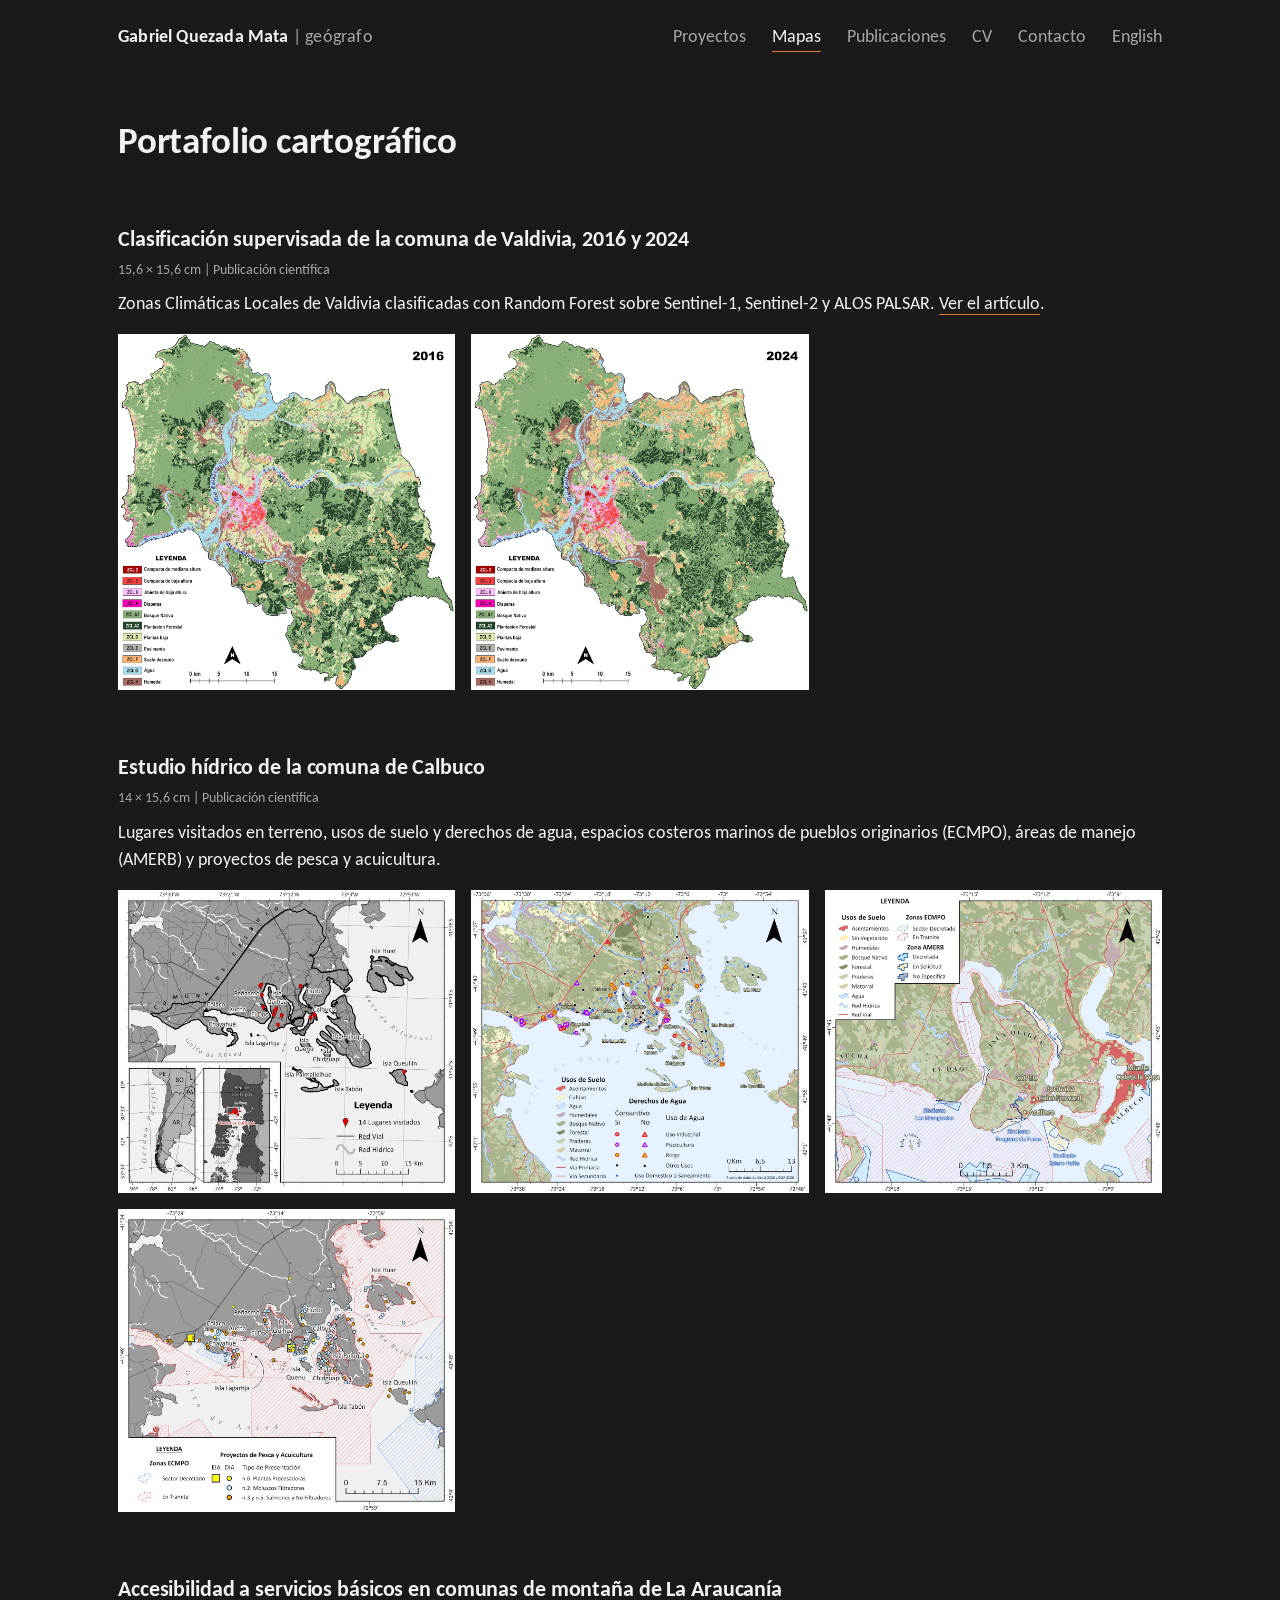
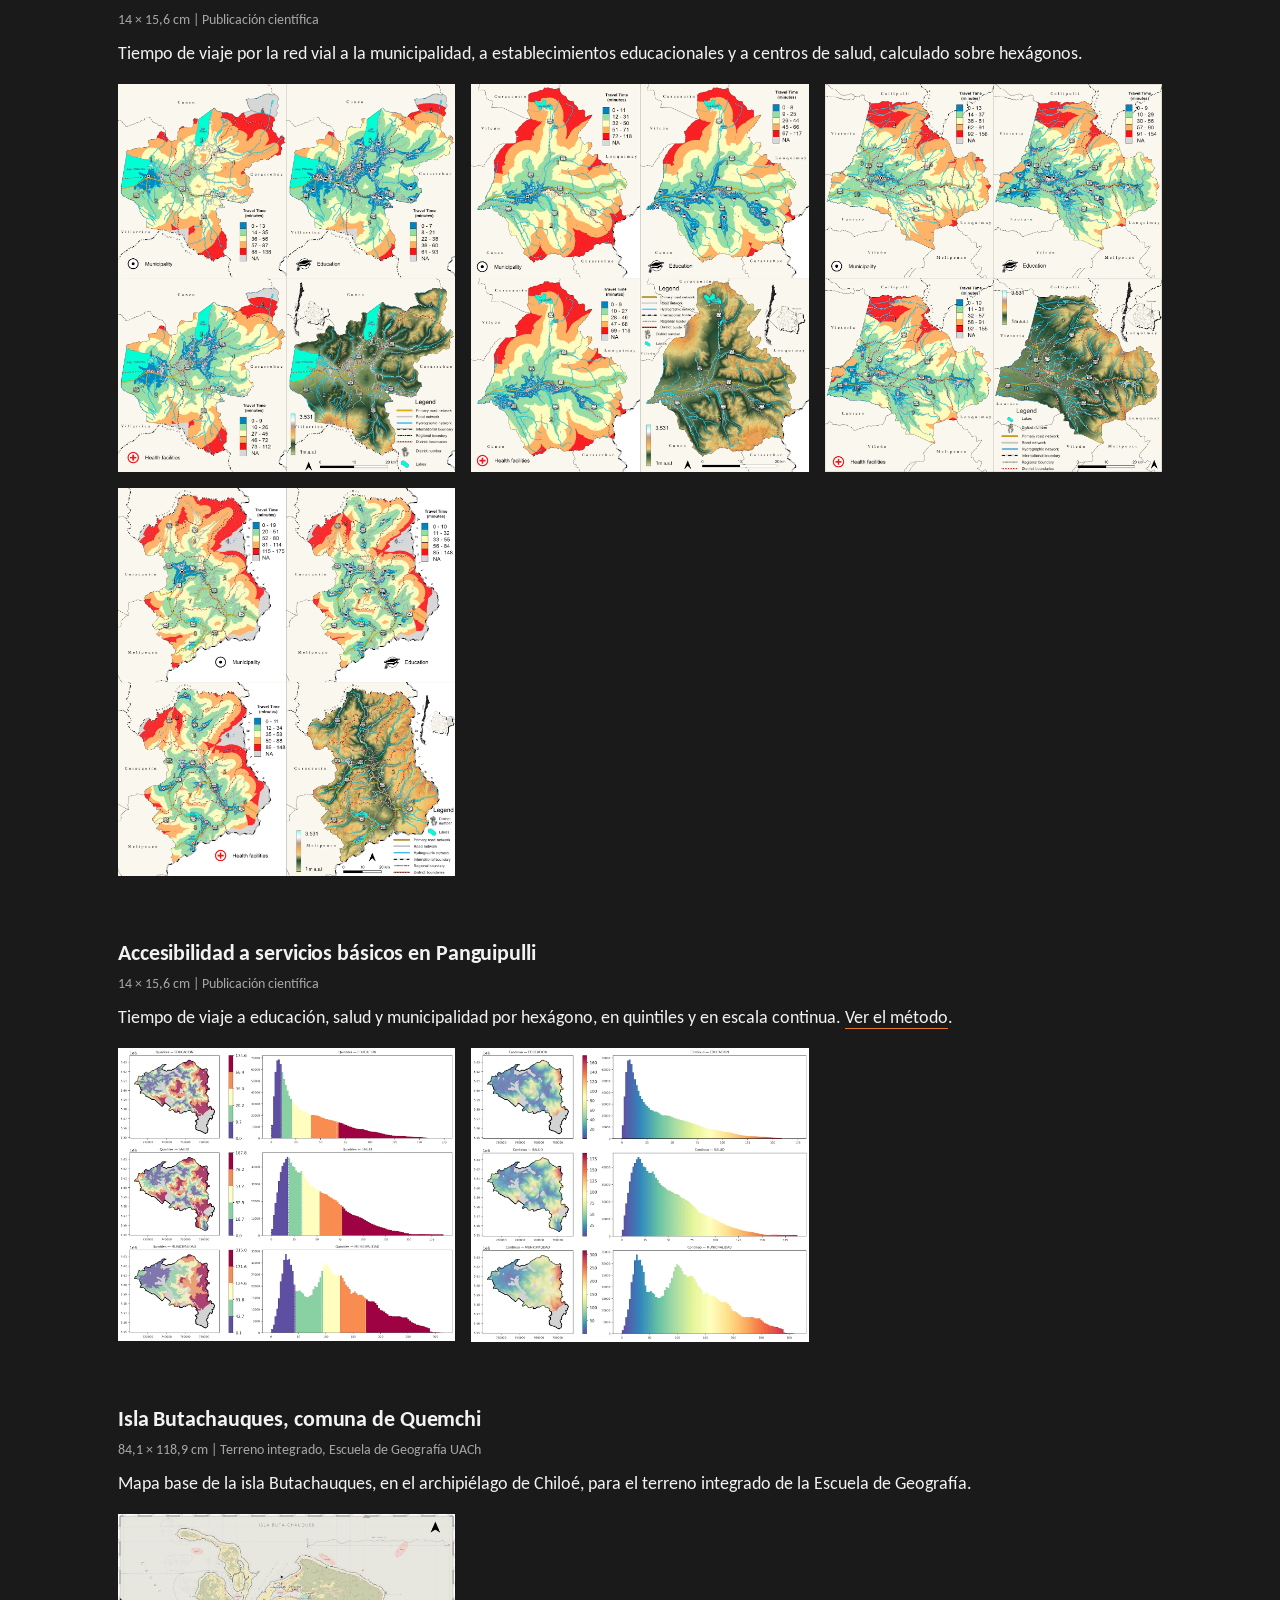
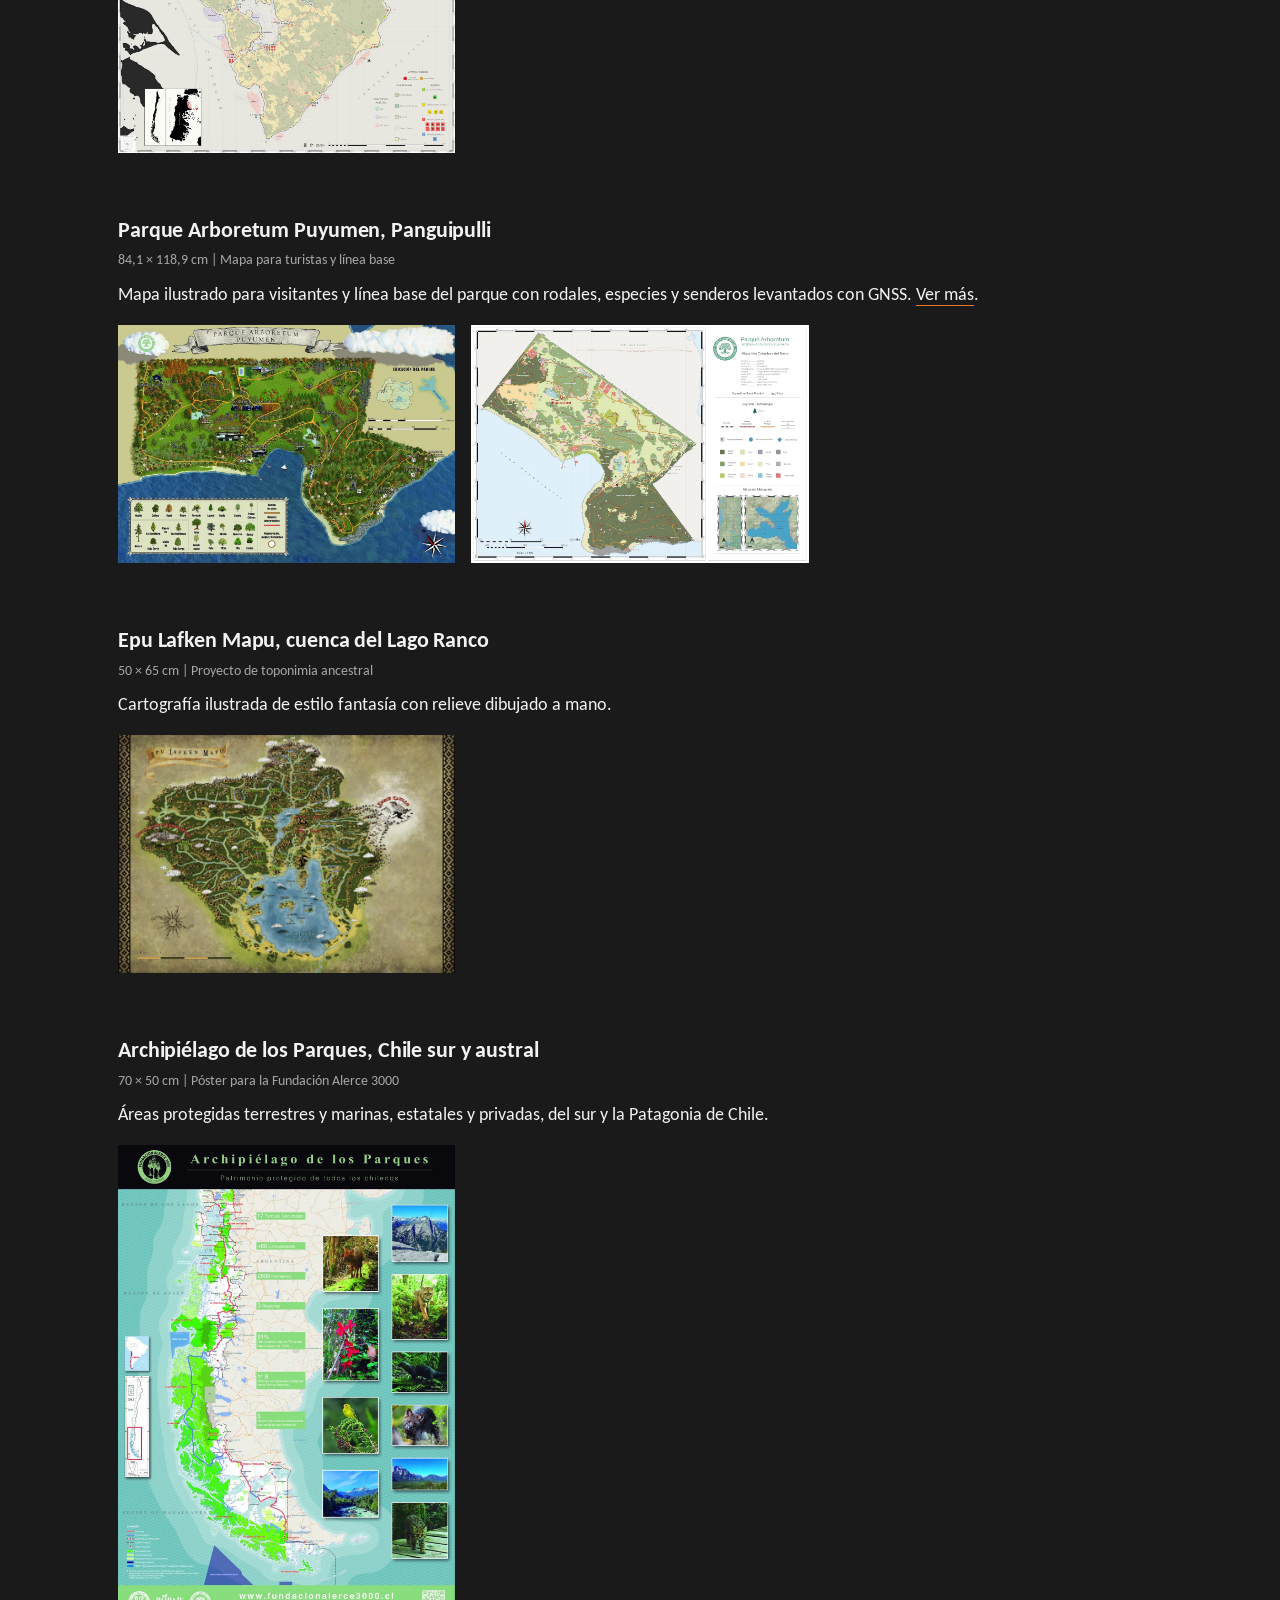
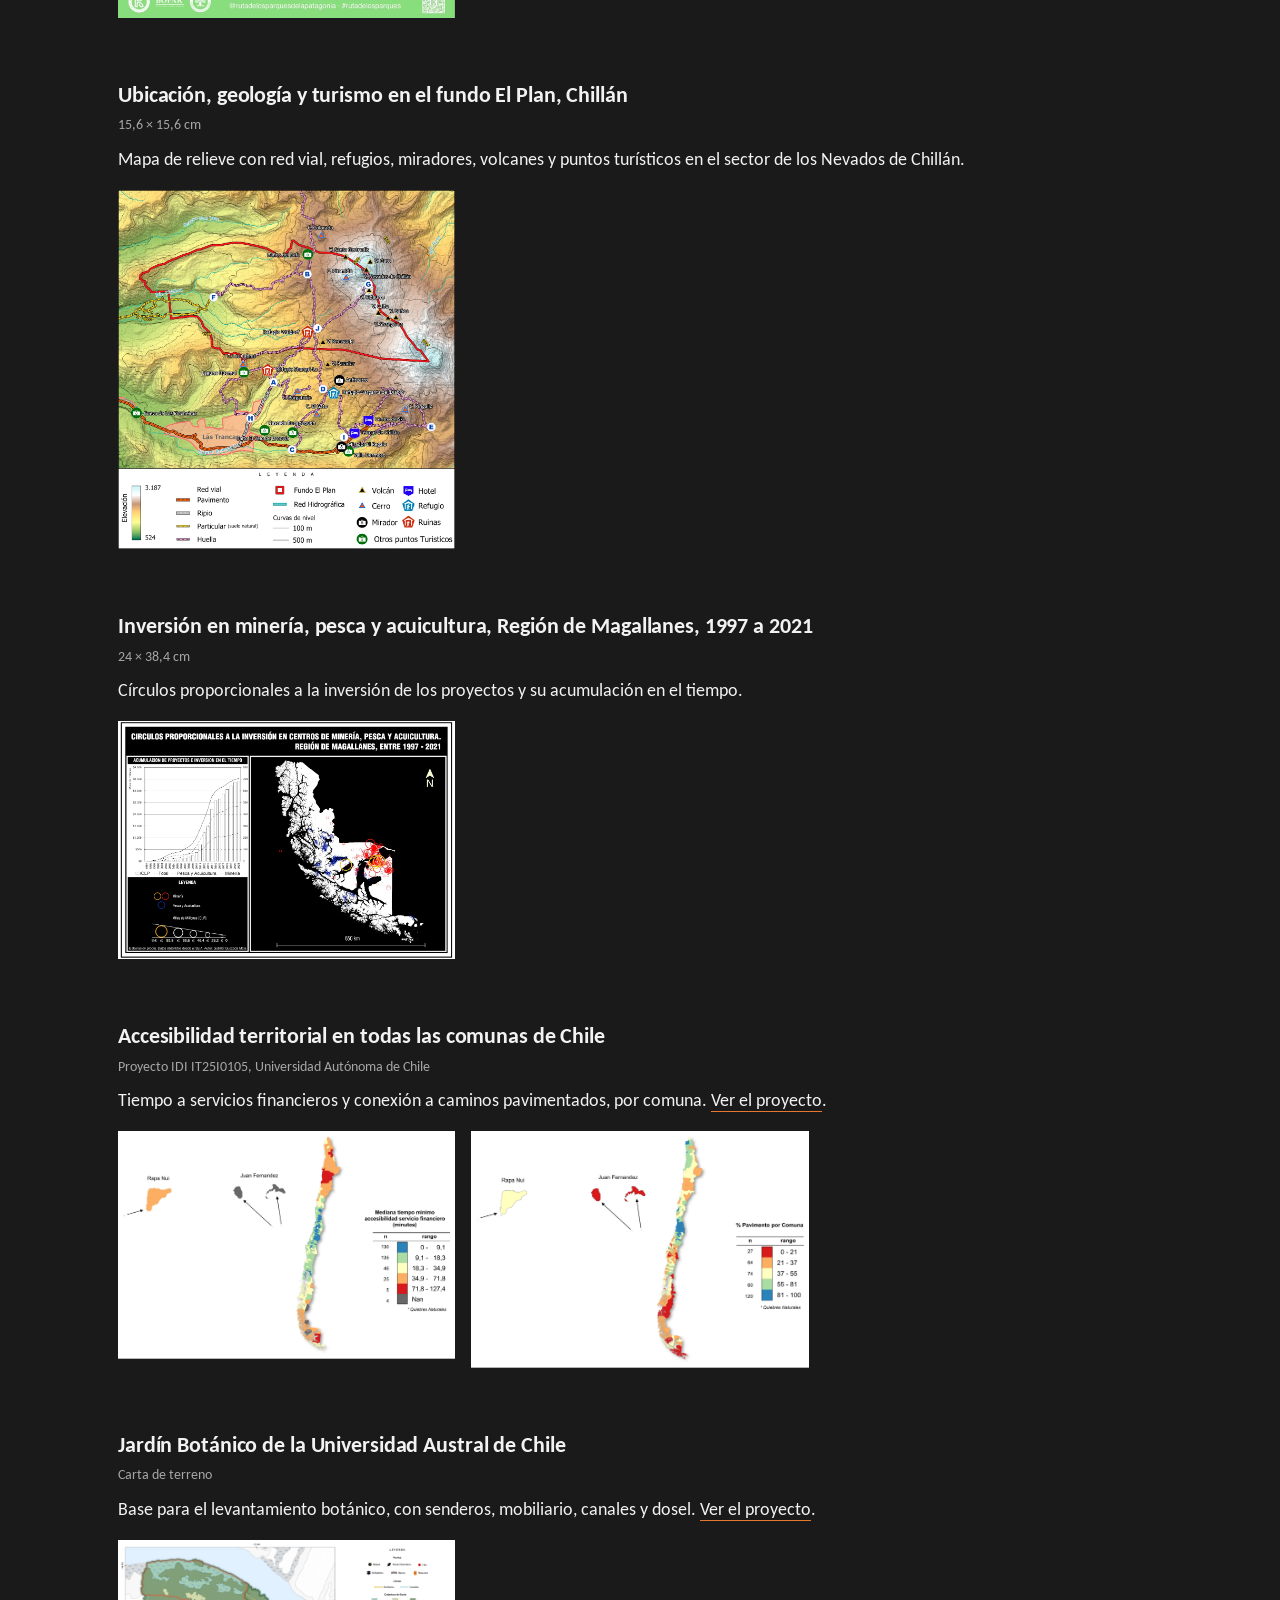
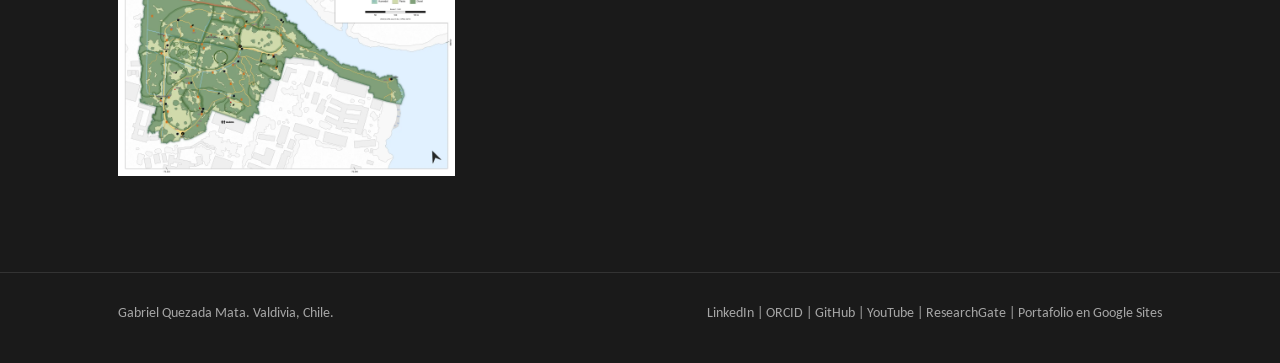
<file: cartografia/index.html>
<!doctype html>
<html lang="es">
<head>
<meta charset="utf-8">
<meta name="viewport" content="width=device-width, initial-scale=1">
<title>Portafolio cartográfico de Gabriel Quezada Mata | Mapas y cartografía del sur de Chile</title>
<meta name="description" content="Mapas de Gabriel Quezada Mata, geógrafo: Valdivia, Calbuco, Panguipulli, Lago Ranco, isla Butachauques, La Araucanía, Chillán y Magallanes. Cartografía científica, de terreno e ilustrada.">
<meta name="author" content="Gabriel Quezada Mata">
<link rel="canonical" href="https://geobriel.github.io/cartografia/">
<meta property="og:type" content="website">
<meta property="og:site_name" content="Gabriel Quezada Mata">
<meta property="og:title" content="Portafolio cartográfico de Gabriel Quezada Mata | Mapas y cartografía del sur de Chile">
<meta property="og:description" content="Mapas de Gabriel Quezada Mata, geógrafo: Valdivia, Calbuco, Panguipulli, Lago Ranco, isla Butachauques, La Araucanía, Chillán y Magallanes. Cartografía científica, de terreno e ilustrada.">
<meta property="og:url" content="https://geobriel.github.io/cartografia/">
<meta property="og:image" content="https://geobriel.github.io/img/epu-lafken-mapu-mapa-ilustrado.webp">
<meta property="og:locale" content="es_CL">
<meta name="twitter:card" content="summary_large_image">
<link rel="icon" href="/favicon.svg" type="image/svg+xml">
<link rel="icon" href="/favicon.png" type="image/png" sizes="192x192">
<link rel="apple-touch-icon" href="/apple-touch-icon.png">
<meta name="theme-color" content="#161616">
<link rel="preconnect" href="https://fonts.googleapis.com"><link rel="preconnect" href="https://fonts.gstatic.com" crossorigin>
<link href="https://fonts.googleapis.com/css2?family=Carlito:wght@400;700&display=swap" rel="stylesheet">
<link rel="stylesheet" href="/assets/estilo.css?v=9bd65fe9">

<script type="application/ld+json">
{
 "@context": "https://schema.org",
 "@graph": [
  {
   "@type": "Person",
   "@id": "https://geobriel.github.io/#persona",
   "name": "Gabriel Quezada Mata",
   "givenName": "Gabriel",
   "familyName": "Quezada Mata",
   "alternateName": [
    "Gabriel Quezada",
    "Gabriel Quezada M.",
    "Geobriel"
   ],
   "url": "https://geobriel.github.io/",
   "image": "https://geobriel.github.io/img/gabriel-quezada-mata-geografo.jpg",
   "jobTitle": "Geógrafo",
   "sameAs": [
    "https://www.linkedin.com/in/gabriel-quezada-mata-241925203/",
    "https://orcid.org/0000-0003-1365-8584",
    "https://github.com/Geobriel",
    "https://www.youtube.com/@trapanautica",
    "https://www.researchgate.net/profile/Gabriel-Quezada-Mata",
    "https://sites.google.com/view/gabrielquezada/p%C3%A1gina-principal"
   ]
  },
  {
   "@type": "WebSite",
   "@id": "https://geobriel.github.io/#sitio",
   "url": "https://geobriel.github.io/",
   "name": "Gabriel Quezada Mata",
   "inLanguage": "es",
   "publisher": {
    "@id": "https://geobriel.github.io/#persona"
   }
  },
  {
   "@type": "BreadcrumbList",
   "itemListElement": [
    {
     "@type": "ListItem",
     "position": 1,
     "name": "Inicio",
     "item": "https://geobriel.github.io/"
    },
    {
     "@type": "ListItem",
     "position": 2,
     "name": "Portafolio cartográfico",
     "item": "https://geobriel.github.io/cartografia/"
    }
   ]
  },
  {
   "@type": "ImageGallery",
   "name": "Portafolio cartográfico de Gabriel Quezada Mata",
   "url": "https://geobriel.github.io/cartografia/",
   "author": {
    "@id": "https://geobriel.github.io/#persona"
   },
   "image": [
    {
     "@type": "ImageObject",
     "contentUrl": "https://geobriel.github.io/img/valdivia-zonas-climaticas-locales-2016.webp",
     "name": "Clasificación supervisada de la comuna de Valdivia, 2016 y 2024",
     "description": "Mapa de Zonas Climáticas Locales de Valdivia en 2016",
     "creator": {
      "@id": "https://geobriel.github.io/#persona"
     },
     "creditText": "Gabriel Quezada Mata",
     "copyrightNotice": "Gabriel Quezada Mata"
    },
    {
     "@type": "ImageObject",
     "contentUrl": "https://geobriel.github.io/img/valdivia-zonas-climaticas-locales-2024-mapa.webp",
     "name": "Clasificación supervisada de la comuna de Valdivia, 2016 y 2024",
     "description": "Mapa de Zonas Climáticas Locales de Valdivia en 2024",
     "creator": {
      "@id": "https://geobriel.github.io/#persona"
     },
     "creditText": "Gabriel Quezada Mata",
     "copyrightNotice": "Gabriel Quezada Mata"
    },
    {
     "@type": "ImageObject",
     "contentUrl": "https://geobriel.github.io/img/calbuco-lugares-visitados.webp",
     "name": "Estudio hídrico de la comuna de Calbuco",
     "description": "Mapa de los lugares visitados en terreno en la comuna de Calbuco",
     "creator": {
      "@id": "https://geobriel.github.io/#persona"
     },
     "creditText": "Gabriel Quezada Mata",
     "copyrightNotice": "Gabriel Quezada Mata"
    },
    {
     "@type": "ImageObject",
     "contentUrl": "https://geobriel.github.io/img/calbuco-usos-de-suelo-derechos-de-agua.webp",
     "name": "Estudio hídrico de la comuna de Calbuco",
     "description": "Mapa de usos de suelo y derechos de agua en Calbuco",
     "creator": {
      "@id": "https://geobriel.github.io/#persona"
     },
     "creditText": "Gabriel Quezada Mata",
     "copyrightNotice": "Gabriel Quezada Mata"
    },
    {
     "@type": "ImageObject",
     "contentUrl": "https://geobriel.github.io/img/calbuco-ecmpo-amerb.webp",
     "name": "Estudio hídrico de la comuna de Calbuco",
     "description": "Mapa de zonas ECMPO y AMERB en Calbuco",
     "creator": {
      "@id": "https://geobriel.github.io/#persona"
     },
     "creditText": "Gabriel Quezada Mata",
     "copyrightNotice": "Gabriel Quezada Mata"
    },
    {
     "@type": "ImageObject",
     "contentUrl": "https://geobriel.github.io/img/calbuco-pesca-acuicultura.webp",
     "name": "Estudio hídrico de la comuna de Calbuco",
     "description": "Mapa de proyectos de pesca y acuicultura en Calbuco",
     "creator": {
      "@id": "https://geobriel.github.io/#persona"
     },
     "creditText": "Gabriel Quezada Mata",
     "copyrightNotice": "Gabriel Quezada Mata"
    },
    {
     "@type": "ImageObject",
     "contentUrl": "https://geobriel.github.io/img/accesibilidad-araucania-montana-1.webp",
     "name": "Accesibilidad a servicios básicos en comunas de montaña de La Araucanía",
     "description": "Mapas de tiempo de viaje a servicios básicos en una comuna de montaña de La Araucanía (1)",
     "creator": {
      "@id": "https://geobriel.github.io/#persona"
     },
     "creditText": "Gabriel Quezada Mata",
     "copyrightNotice": "Gabriel Quezada Mata"
    },
    {
     "@type": "ImageObject",
     "contentUrl": "https://geobriel.github.io/img/accesibilidad-araucania-montana-2.webp",
     "name": "Accesibilidad a servicios básicos en comunas de montaña de La Araucanía",
     "description": "Mapas de tiempo de viaje a servicios básicos en una comuna de montaña de La Araucanía (2)",
     "creator": {
      "@id": "https://geobriel.github.io/#persona"
     },
     "creditText": "Gabriel Quezada Mata",
     "copyrightNotice": "Gabriel Quezada Mata"
    },
    {
     "@type": "ImageObject",
     "contentUrl": "https://geobriel.github.io/img/accesibilidad-araucania-montana-3.webp",
     "name": "Accesibilidad a servicios básicos en comunas de montaña de La Araucanía",
     "description": "Mapas de tiempo de viaje a servicios básicos en una comuna de montaña de La Araucanía (3)",
     "creator": {
      "@id": "https://geobriel.github.io/#persona"
     },
     "creditText": "Gabriel Quezada Mata",
     "copyrightNotice": "Gabriel Quezada Mata"
    },
    {
     "@type": "ImageObject",
     "contentUrl": "https://geobriel.github.io/img/accesibilidad-araucania-montana-4.webp",
     "name": "Accesibilidad a servicios básicos en comunas de montaña de La Araucanía",
     "description": "Mapas de tiempo de viaje a servicios básicos en una comuna de montaña de La Araucanía (4)",
     "creator": {
      "@id": "https://geobriel.github.io/#persona"
     },
     "creditText": "Gabriel Quezada Mata",
     "copyrightNotice": "Gabriel Quezada Mata"
    },
    {
     "@type": "ImageObject",
     "contentUrl": "https://geobriel.github.io/img/accesibilidad-panguipulli-quintiles.webp",
     "name": "Accesibilidad a servicios básicos en Panguipulli",
     "description": "Mapas de accesibilidad a servicios básicos en Panguipulli por quintiles",
     "creator": {
      "@id": "https://geobriel.github.io/#persona"
     },
     "creditText": "Gabriel Quezada Mata",
     "copyrightNotice": "Gabriel Quezada Mata"
    },
    {
     "@type": "ImageObject",
     "contentUrl": "https://geobriel.github.io/img/accesibilidad-panguipulli-continuo.webp",
     "name": "Accesibilidad a servicios básicos en Panguipulli",
     "description": "Mapas de accesibilidad a servicios básicos en Panguipulli en escala continua",
     "creator": {
      "@id": "https://geobriel.github.io/#persona"
     },
     "creditText": "Gabriel Quezada Mata",
     "copyrightNotice": "Gabriel Quezada Mata"
    },
    {
     "@type": "ImageObject",
     "contentUrl": "https://geobriel.github.io/img/isla-butachauques-quemchi.webp",
     "name": "Isla Butachauques, comuna de Quemchi",
     "description": "Mapa de la isla Butachauques en la comuna de Quemchi, Chiloé",
     "creator": {
      "@id": "https://geobriel.github.io/#persona"
     },
     "creditText": "Gabriel Quezada Mata",
     "copyrightNotice": "Gabriel Quezada Mata"
    },
    {
     "@type": "ImageObject",
     "contentUrl": "https://geobriel.github.io/img/parque-arboretum-puyumen-mapa-ilustrado.webp",
     "name": "Parque Arboretum Puyumen, Panguipulli",
     "description": "Mapa ilustrado para turistas del Parque Arboretum Puyumen",
     "creator": {
      "@id": "https://geobriel.github.io/#persona"
     },
     "creditText": "Gabriel Quezada Mata",
     "copyrightNotice": "Gabriel Quezada Mata"
    },
    {
     "@type": "ImageObject",
     "contentUrl": "https://geobriel.github.io/img/parque-arboretum-linea-base.webp",
     "name": "Parque Arboretum Puyumen, Panguipulli",
     "description": "Mapa de línea base del Parque Arboretum en Panguipulli",
     "creator": {
      "@id": "https://geobriel.github.io/#persona"
     },
     "creditText": "Gabriel Quezada Mata",
     "copyrightNotice": "Gabriel Quezada Mata"
    },
    {
     "@type": "ImageObject",
     "contentUrl": "https://geobriel.github.io/img/epu-lafken-mapu-mapa-ilustrado.webp",
     "name": "Epu Lafken Mapu, cuenca del Lago Ranco",
     "description": "Mapa ilustrado Epu Lafken Mapu de la cuenca del Lago Ranco",
     "creator": {
      "@id": "https://geobriel.github.io/#persona"
     },
     "creditText": "Gabriel Quezada Mata",
     "copyrightNotice": "Gabriel Quezada Mata"
    },
    {
     "@type": "ImageObject",
     "contentUrl": "https://geobriel.github.io/img/archipielago-de-los-parques-poster.webp",
     "name": "Archipiélago de los Parques, Chile sur y austral",
     "description": "Póster Archipiélago de los Parques de la Fundación Alerce 3000",
     "creator": {
      "@id": "https://geobriel.github.io/#persona"
     },
     "creditText": "Gabriel Quezada Mata",
     "copyrightNotice": "Gabriel Quezada Mata"
    },
    {
     "@type": "ImageObject",
     "contentUrl": "https://geobriel.github.io/img/fundo-el-plan-chillan-turismo.webp",
     "name": "Ubicación, geología y turismo en el fundo El Plan, Chillán",
     "description": "Mapa de relieve y turismo del fundo El Plan en Chillán",
     "creator": {
      "@id": "https://geobriel.github.io/#persona"
     },
     "creditText": "Gabriel Quezada Mata",
     "copyrightNotice": "Gabriel Quezada Mata"
    },
    {
     "@type": "ImageObject",
     "contentUrl": "https://geobriel.github.io/img/magallanes-inversion-mineria-acuicultura.webp",
     "name": "Inversión en minería, pesca y acuicultura, Región de Magallanes, 1997 a 2021",
     "description": "Mapa de círculos proporcionales de inversión en minería y acuicultura en Magallanes",
     "creator": {
      "@id": "https://geobriel.github.io/#persona"
     },
     "creditText": "Gabriel Quezada Mata",
     "copyrightNotice": "Gabriel Quezada Mata"
    },
    {
     "@type": "ImageObject",
     "contentUrl": "https://geobriel.github.io/img/accesibilidad-servicio-financiero-chile.webp",
     "name": "Accesibilidad territorial en todas las comunas de Chile",
     "description": "Mapa de Chile del tiempo de acceso a servicios financieros por comuna",
     "creator": {
      "@id": "https://geobriel.github.io/#persona"
     },
     "creditText": "Gabriel Quezada Mata",
     "copyrightNotice": "Gabriel Quezada Mata"
    },
    {
     "@type": "ImageObject",
     "contentUrl": "https://geobriel.github.io/img/pavimento-por-comuna-chile.webp",
     "name": "Accesibilidad territorial en todas las comunas de Chile",
     "description": "Mapa de Chile de conexión a caminos pavimentados por comuna",
     "creator": {
      "@id": "https://geobriel.github.io/#persona"
     },
     "creditText": "Gabriel Quezada Mata",
     "copyrightNotice": "Gabriel Quezada Mata"
    },
    {
     "@type": "ImageObject",
     "contentUrl": "https://geobriel.github.io/img/jardin-botanico-uach-carta-terreno.webp",
     "name": "Jardín Botánico de la Universidad Austral de Chile",
     "description": "Carta de terreno del Jardín Botánico de la Universidad Austral de Chile",
     "creator": {
      "@id": "https://geobriel.github.io/#persona"
     },
     "creditText": "Gabriel Quezada Mata",
     "copyrightNotice": "Gabriel Quezada Mata"
    }
   ]
  }
 ]
}
</script>
</head>
<body>
<a class="saltar" href="#contenido">Saltar al contenido</a>
<header class="cabecera"><div class="envoltura">
<a class="marca" href="/">Gabriel Quezada Mata <span>| geógrafo</span></a>
<nav class="nav" aria-label="Principal"><a href="/proyectos/">Proyectos</a><a href="/cartografia/" aria-current=page>Mapas</a><a href="/publicaciones/">Publicaciones</a><a href="/cv/">CV</a><a href="/#contacto">Contacto</a><a href="/en/">English</a></nav>
</div></header>
<main id="contenido">
<div class="envoltura pagina">
<h1>Portafolio cartográfico</h1>
<section class="mapa-ficha"><h2>Clasificación supervisada de la comuna de Valdivia, 2016 y 2024</h2><p class="meta">15,6 × 15,6 cm | Publicación científica</p><p>Zonas Climáticas Locales de Valdivia clasificadas con Random Forest sobre Sentinel-1, Sentinel-2 y ALOS PALSAR. <a href="/publicaciones/cambio-cobertura-suelo-valdivia-2016-2024/">Ver el artículo</a>.</p><div class="galeria"><a href="/img/valdivia-zonas-climaticas-locales-2016.webp"><img src="/img/valdivia-zonas-climaticas-locales-2016.webp" alt="Mapa de Zonas Climáticas Locales de Valdivia en 2016" width="1280" height="1352" loading="lazy" decoding="async"></a><a href="/img/valdivia-zonas-climaticas-locales-2024-mapa.webp"><img src="/img/valdivia-zonas-climaticas-locales-2024-mapa.webp" alt="Mapa de Zonas Climáticas Locales de Valdivia en 2024" width="1280" height="1352" loading="lazy" decoding="async"></a></div></section><section class="mapa-ficha"><h2>Estudio hídrico de la comuna de Calbuco</h2><p class="meta">14 × 15,6 cm | Publicación científica</p><p>Lugares visitados en terreno, usos de suelo y derechos de agua, espacios costeros marinos de pueblos originarios (ECMPO), áreas de manejo (AMERB) y proyectos de pesca y acuicultura.</p><div class="galeria"><a href="/img/calbuco-lugares-visitados.webp"><img src="/img/calbuco-lugares-visitados.webp" alt="Mapa de los lugares visitados en terreno en la comuna de Calbuco" width="1280" height="1149" loading="lazy" decoding="async"></a><a href="/img/calbuco-usos-de-suelo-derechos-de-agua.webp"><img src="/img/calbuco-usos-de-suelo-derechos-de-agua.webp" alt="Mapa de usos de suelo y derechos de agua en Calbuco" width="1280" height="1149" loading="lazy" decoding="async"></a><a href="/img/calbuco-ecmpo-amerb.webp"><img src="/img/calbuco-ecmpo-amerb.webp" alt="Mapa de zonas ECMPO y AMERB en Calbuco" width="1280" height="1149" loading="lazy" decoding="async"></a><a href="/img/calbuco-pesca-acuicultura.webp"><img src="/img/calbuco-pesca-acuicultura.webp" alt="Mapa de proyectos de pesca y acuicultura en Calbuco" width="1280" height="1149" loading="lazy" decoding="async"></a></div></section><section class="mapa-ficha"><h2>Accesibilidad a servicios básicos en comunas de montaña de La Araucanía</h2><p class="meta">14 × 15,6 cm | Publicación científica</p><p>Tiempo de viaje por la red vial a la municipalidad, a establecimientos educacionales y a centros de salud, calculado sobre hexágonos.</p><div class="galeria"><a href="/img/accesibilidad-araucania-montana-1.webp"><img src="/img/accesibilidad-araucania-montana-1.webp" alt="Mapas de tiempo de viaje a servicios básicos en una comuna de montaña de La Araucanía (1)" width="1280" height="1473" loading="lazy" decoding="async"></a><a href="/img/accesibilidad-araucania-montana-2.webp"><img src="/img/accesibilidad-araucania-montana-2.webp" alt="Mapas de tiempo de viaje a servicios básicos en una comuna de montaña de La Araucanía (2)" width="1280" height="1473" loading="lazy" decoding="async"></a><a href="/img/accesibilidad-araucania-montana-3.webp"><img src="/img/accesibilidad-araucania-montana-3.webp" alt="Mapas de tiempo de viaje a servicios básicos en una comuna de montaña de La Araucanía (3)" width="1280" height="1473" loading="lazy" decoding="async"></a><a href="/img/accesibilidad-araucania-montana-4.webp"><img src="/img/accesibilidad-araucania-montana-4.webp" alt="Mapas de tiempo de viaje a servicios básicos en una comuna de montaña de La Araucanía (4)" width="1280" height="1473" loading="lazy" decoding="async"></a></div></section><section class="mapa-ficha"><h2>Accesibilidad a servicios básicos en Panguipulli</h2><p class="meta">14 × 15,6 cm | Publicación científica</p><p>Tiempo de viaje a educación, salud y municipalidad por hexágono, en quintiles y en escala continua. <a href="/proyectos/accesibilidad-territorial/">Ver el método</a>.</p><div class="galeria"><a href="/img/accesibilidad-panguipulli-quintiles.webp"><img src="/img/accesibilidad-panguipulli-quintiles.webp" alt="Mapas de accesibilidad a servicios básicos en Panguipulli por quintiles" width="1280" height="1109" loading="lazy" decoding="async"></a><a href="/img/accesibilidad-panguipulli-continuo.webp"><img src="/img/accesibilidad-panguipulli-continuo.webp" alt="Mapas de accesibilidad a servicios básicos en Panguipulli en escala continua" width="1280" height="1114" loading="lazy" decoding="async"></a></div></section><section class="mapa-ficha"><h2>Isla Butachauques, comuna de Quemchi</h2><p class="meta">84,1 × 118,9 cm | Terreno integrado, Escuela de Geografía UACh</p><p>Mapa base de la isla Butachauques, en el archipiélago de Chiloé, para el terreno integrado de la Escuela de Geografía.</p><div class="galeria"><a href="/img/isla-butachauques-quemchi.webp"><img src="/img/isla-butachauques-quemchi.webp" alt="Mapa de la isla Butachauques en la comuna de Quemchi, Chiloé" width="1280" height="906" loading="lazy" decoding="async"></a></div></section><section class="mapa-ficha"><h2>Parque Arboretum Puyumen, Panguipulli</h2><p class="meta">84,1 × 118,9 cm | Mapa para turistas y línea base</p><p>Mapa ilustrado para visitantes y línea base del parque con rodales, especies y senderos levantados con GNSS. <a href="/proyectos/cartografia-ilustrada/">Ver más</a>.</p><div class="galeria"><a href="/img/parque-arboretum-puyumen-mapa-ilustrado.webp"><img src="/img/parque-arboretum-puyumen-mapa-ilustrado.webp" alt="Mapa ilustrado para turistas del Parque Arboretum Puyumen" width="1280" height="906" loading="lazy" decoding="async"></a><a href="/img/parque-arboretum-linea-base.webp"><img src="/img/parque-arboretum-linea-base.webp" alt="Mapa de línea base del Parque Arboretum en Panguipulli" width="1280" height="906" loading="lazy" decoding="async"></a></div></section><section class="mapa-ficha"><h2>Epu Lafken Mapu, cuenca del Lago Ranco</h2><p class="meta">50 × 65 cm | Proyecto de toponimia ancestral</p><p>Cartografía ilustrada de estilo fantasía con relieve dibujado a mano.</p><div class="galeria"><a href="/img/epu-lafken-mapu-mapa-ilustrado.webp"><img src="/img/epu-lafken-mapu-mapa-ilustrado.webp" alt="Mapa ilustrado Epu Lafken Mapu de la cuenca del Lago Ranco" width="1600" height="1129" loading="lazy" decoding="async"></a></div></section><section class="mapa-ficha"><h2>Archipiélago de los Parques, Chile sur y austral</h2><p class="meta">70 × 50 cm | Póster para la Fundación Alerce 3000</p><p>Áreas protegidas terrestres y marinas, estatales y privadas, del sur y la Patagonia de Chile.</p><div class="galeria"><a href="/img/archipielago-de-los-parques-poster.webp"><img src="/img/archipielago-de-los-parques-poster.webp" alt="Póster Archipiélago de los Parques de la Fundación Alerce 3000" width="1280" height="1792" loading="lazy" decoding="async"></a></div></section><section class="mapa-ficha"><h2>Ubicación, geología y turismo en el fundo El Plan, Chillán</h2><p class="meta">15,6 × 15,6 cm</p><p>Mapa de relieve con red vial, refugios, miradores, volcanes y puntos turísticos en el sector de los Nevados de Chillán.</p><div class="galeria"><a href="/img/fundo-el-plan-chillan-turismo.webp"><img src="/img/fundo-el-plan-chillan-turismo.webp" alt="Mapa de relieve y turismo del fundo El Plan en Chillán" width="1280" height="1363" loading="lazy" decoding="async"></a></div></section><section class="mapa-ficha"><h2>Inversión en minería, pesca y acuicultura, Región de Magallanes, 1997 a 2021</h2><p class="meta">24 × 38,4 cm</p><p>Círculos proporcionales a la inversión de los proyectos y su acumulación en el tiempo.</p><div class="galeria"><a href="/img/magallanes-inversion-mineria-acuicultura.webp"><img src="/img/magallanes-inversion-mineria-acuicultura.webp" alt="Mapa de círculos proporcionales de inversión en minería y acuicultura en Magallanes" width="1280" height="905" loading="lazy" decoding="async"></a></div></section><section class="mapa-ficha"><h2>Accesibilidad territorial en todas las comunas de Chile</h2><p class="meta">Proyecto IDI IT25I0105, Universidad Autónoma de Chile</p><p>Tiempo a servicios financieros y conexión a caminos pavimentados, por comuna. <a href="/proyectos/accesibilidad-territorial/">Ver el proyecto</a>.</p><div class="galeria"><a href="/img/accesibilidad-servicio-financiero-chile.webp"><img src="/img/accesibilidad-servicio-financiero-chile.webp" alt="Mapa de Chile del tiempo de acceso a servicios financieros por comuna" width="1600" height="1079" loading="lazy" decoding="async"></a><a href="/img/pavimento-por-comuna-chile.webp"><img src="/img/pavimento-por-comuna-chile.webp" alt="Mapa de Chile de conexión a caminos pavimentados por comuna" width="1600" height="1121" loading="lazy" decoding="async"></a></div></section><section class="mapa-ficha"><h2>Jardín Botánico de la Universidad Austral de Chile</h2><p class="meta">Carta de terreno</p><p>Base para el levantamiento botánico, con senderos, mobiliario, canales y dosel. <a href="/proyectos/jardin-botanico-uach/">Ver el proyecto</a>.</p><div class="galeria"><a href="/img/jardin-botanico-uach-carta-terreno.webp"><img src="/img/jardin-botanico-uach-carta-terreno.webp" alt="Carta de terreno del Jardín Botánico de la Universidad Austral de Chile" width="1600" height="1120" loading="lazy" decoding="async"></a></div></section>
</div>
</main>
<footer class="pie"><div class="envoltura">
<span>Gabriel Quezada Mata. Valdivia, Chile.</span>
<span><a href="https://www.linkedin.com/in/gabriel-quezada-mata-241925203/" rel="me">LinkedIn</a> | <a href="https://orcid.org/0000-0003-1365-8584" rel="me">ORCID</a> | <a href="https://github.com/Geobriel" rel="me">GitHub</a> | <a href="https://www.youtube.com/@trapanautica" rel="me">YouTube</a> | <a href="https://www.researchgate.net/profile/Gabriel-Quezada-Mata" rel="me">ResearchGate</a> | <a href="https://sites.google.com/view/gabrielquezada/p%C3%A1gina-principal" rel="me">Portafolio en Google Sites</a></span>
</div></footer>
</body>
</html>
</file>
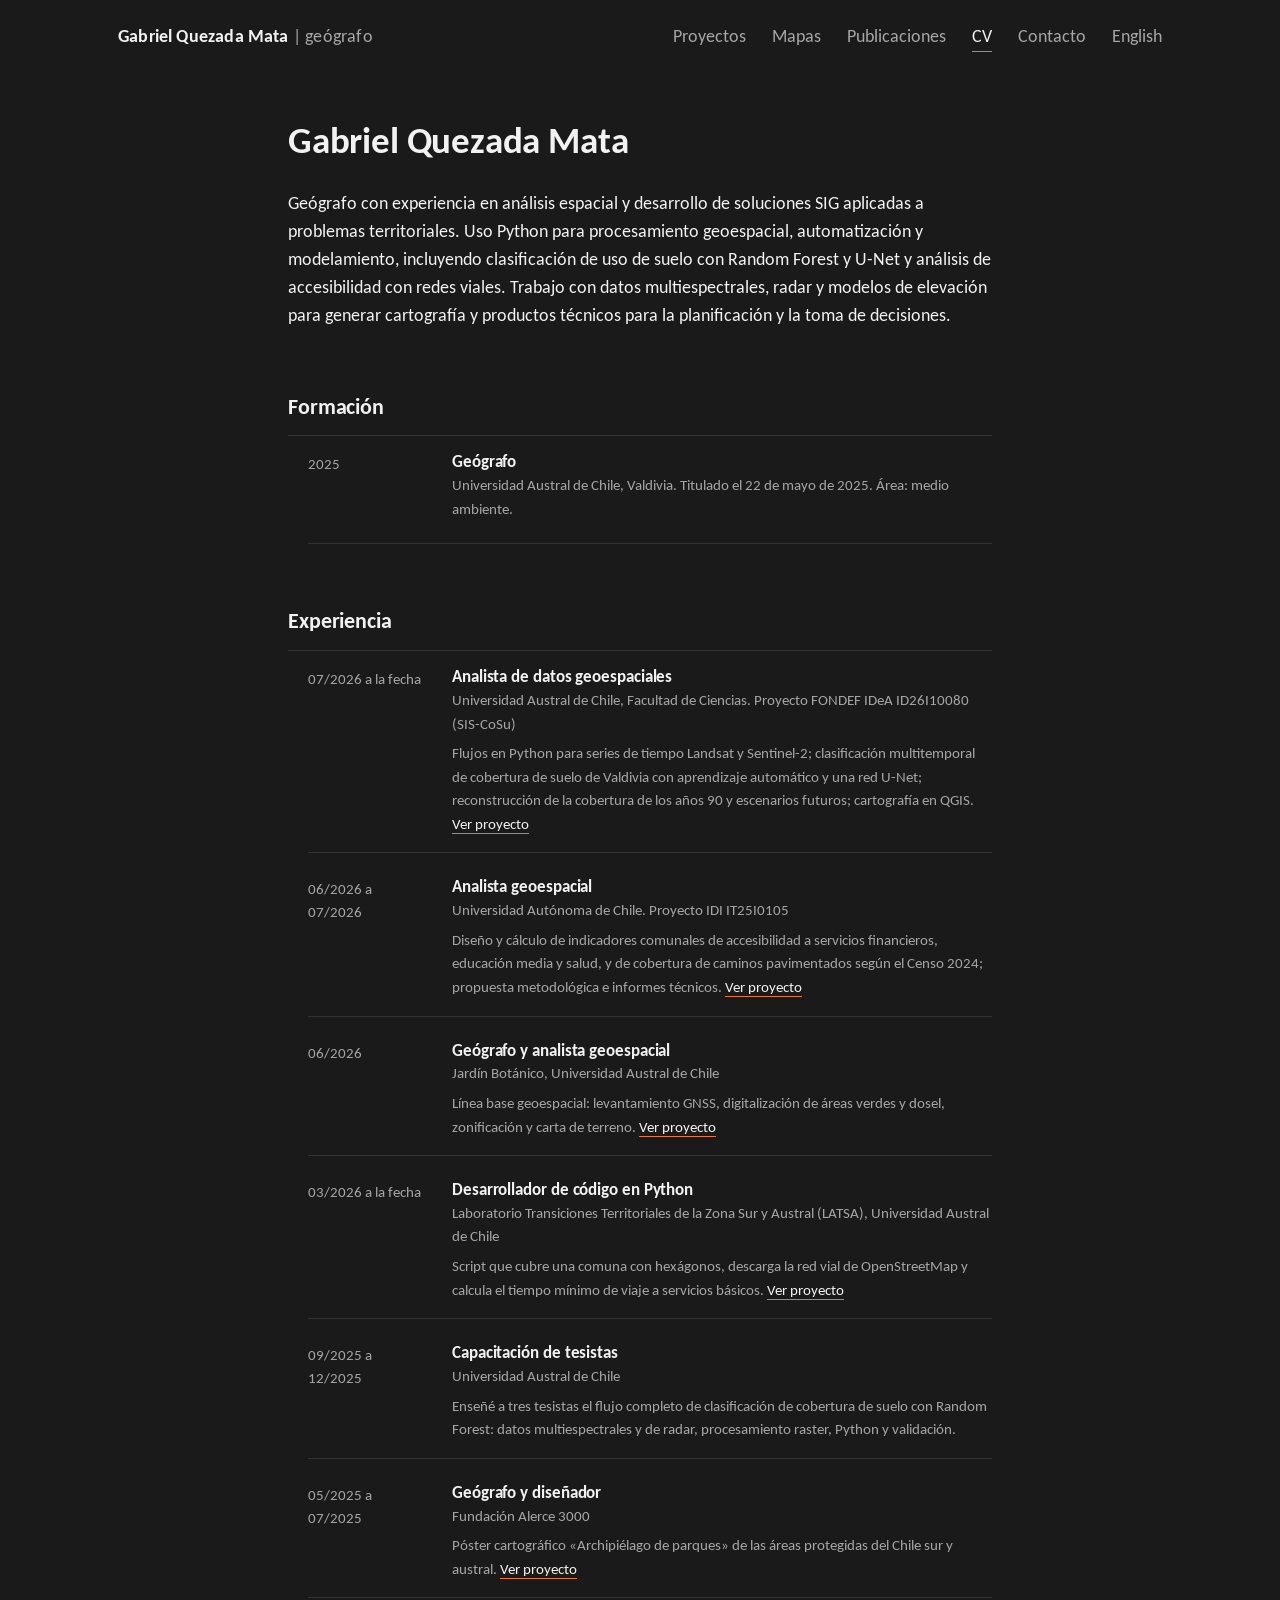
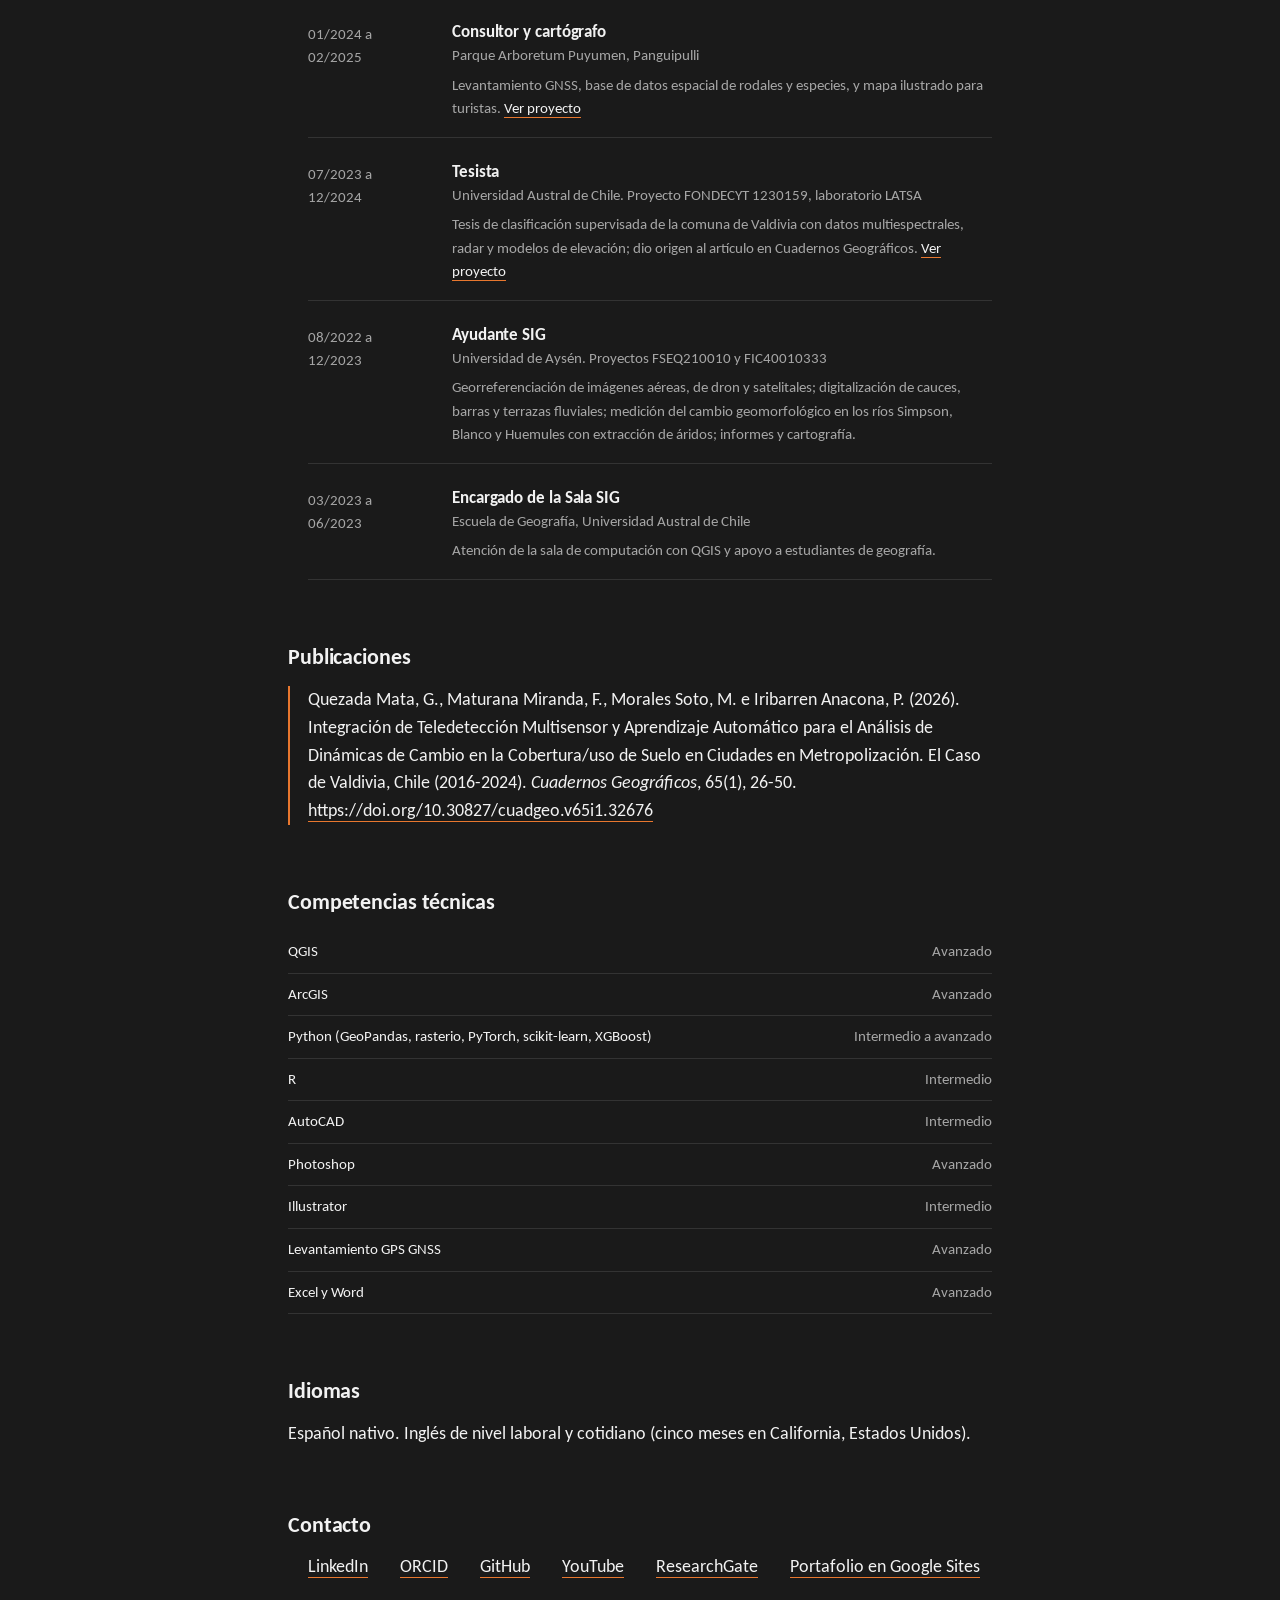
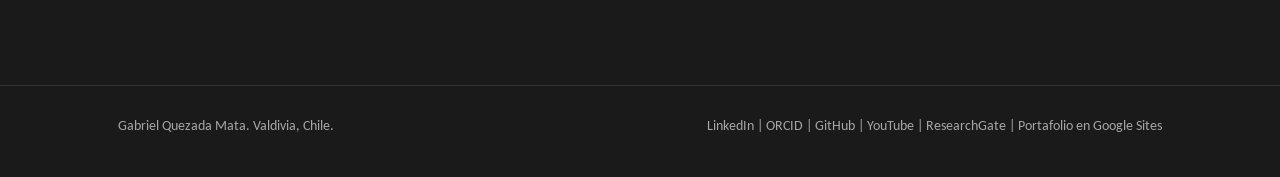
<file: cv/index.html>
<!doctype html>
<html lang="es">
<head>
<meta charset="utf-8">
<meta name="viewport" content="width=device-width, initial-scale=1">
<title>Currículum de Gabriel Quezada Mata | Geógrafo, Universidad Austral de Chile</title>
<meta name="description" content="CV de Gabriel Quezada Mata, geógrafo titulado en la Universidad Austral de Chile: experiencia en teledetección, SIG, accesibilidad, levantamiento GNSS y cartografía en Valdivia y el sur de Chile.">
<meta name="author" content="Gabriel Quezada Mata">
<link rel="canonical" href="https://geobriel.github.io/cv/">
<meta property="og:type" content="profile">
<meta property="og:site_name" content="Gabriel Quezada Mata">
<meta property="og:title" content="Currículum de Gabriel Quezada Mata | Geógrafo, Universidad Austral de Chile">
<meta property="og:description" content="CV de Gabriel Quezada Mata, geógrafo titulado en la Universidad Austral de Chile: experiencia en teledetección, SIG, accesibilidad, levantamiento GNSS y cartografía en Valdivia y el sur de Chile.">
<meta property="og:url" content="https://geobriel.github.io/cv/">
<meta property="og:image" content="https://geobriel.github.io/img/og-gabriel-quezada-mata.jpg">
<meta property="og:locale" content="es_CL">
<meta name="twitter:card" content="summary_large_image">
<link rel="icon" href="/favicon.svg" type="image/svg+xml">
<link rel="icon" href="/favicon.png" type="image/png" sizes="192x192">
<link rel="apple-touch-icon" href="/apple-touch-icon.png">
<meta name="theme-color" content="#161616">
<link rel="preconnect" href="https://fonts.googleapis.com"><link rel="preconnect" href="https://fonts.gstatic.com" crossorigin>
<link href="https://fonts.googleapis.com/css2?family=Carlito:wght@400;700&display=swap" rel="stylesheet">
<link rel="stylesheet" href="/assets/estilo.css?v=9bd65fe9">

<script type="application/ld+json">
{
 "@context": "https://schema.org",
 "@graph": [
  {
   "@type": "Person",
   "@id": "https://geobriel.github.io/#persona",
   "name": "Gabriel Quezada Mata",
   "givenName": "Gabriel",
   "familyName": "Quezada Mata",
   "alternateName": [
    "Gabriel Quezada",
    "Gabriel Quezada M.",
    "Geobriel"
   ],
   "url": "https://geobriel.github.io/",
   "image": "https://geobriel.github.io/img/gabriel-quezada-mata-geografo.jpg",
   "jobTitle": "Geógrafo",
   "sameAs": [
    "https://www.linkedin.com/in/gabriel-quezada-mata-241925203/",
    "https://orcid.org/0000-0003-1365-8584",
    "https://github.com/Geobriel",
    "https://www.youtube.com/@trapanautica",
    "https://www.researchgate.net/profile/Gabriel-Quezada-Mata",
    "https://sites.google.com/view/gabrielquezada/p%C3%A1gina-principal"
   ],
   "description": "Geógrafo de la Universidad Austral de Chile, en Valdivia. Teledetección, clasificación de cobertura de suelo con aprendizaje automático, análisis de accesibilidad, SIG y cartografía.",
   "address": {
    "@type": "PostalAddress",
    "addressLocality": "Valdivia",
    "addressRegion": "Región de Los Ríos",
    "addressCountry": "CL"
   },
   "nationality": {
    "@type": "Country",
    "name": "Chile"
   },
   "alumniOf": {
    "@type": "CollegeOrUniversity",
    "name": "Universidad Austral de Chile",
    "sameAs": "https://www.uach.cl/"
   },
   "hasCredential": {
    "@type": "EducationalOccupationalCredential",
    "credentialCategory": "degree",
    "name": "Título profesional de Geógrafo",
    "recognizedBy": {
     "@type": "CollegeOrUniversity",
     "name": "Universidad Austral de Chile"
    }
   },
   "hasOccupation": {
    "@type": "Occupation",
    "name": "Geógrafo",
    "occupationLocation": {
     "@type": "City",
     "name": "Valdivia"
    },
    "skills": "SIG, teledetección, Python, QGIS, ArcGIS, cartografía, análisis espacial"
   },
   "worksFor": {
    "@type": "CollegeOrUniversity",
    "name": "Universidad Austral de Chile"
   },
   "identifier": {
    "@type": "PropertyValue",
    "propertyID": "ORCID",
    "value": "0000-0003-1365-8584"
   },
   "knowsLanguage": [
    "es",
    "en"
   ],
   "knowsAbout": [
    "Geografía",
    "Sistemas de información geográfica",
    "Teledetección",
    "Clasificación de cobertura y uso de suelo",
    "Aprendizaje automático",
    "Random Forest",
    "U-Net",
    "Sentinel-2",
    "Landsat",
    "Análisis de accesibilidad",
    "Cartografía",
    "Levantamiento GNSS",
    "Python",
    "QGIS",
    "Valdivia"
   ]
  },
  {
   "@type": "WebSite",
   "@id": "https://geobriel.github.io/#sitio",
   "url": "https://geobriel.github.io/",
   "name": "Gabriel Quezada Mata",
   "inLanguage": "es",
   "publisher": {
    "@id": "https://geobriel.github.io/#persona"
   }
  },
  {
   "@type": "BreadcrumbList",
   "itemListElement": [
    {
     "@type": "ListItem",
     "position": 1,
     "name": "Inicio",
     "item": "https://geobriel.github.io/"
    },
    {
     "@type": "ListItem",
     "position": 2,
     "name": "Currículum",
     "item": "https://geobriel.github.io/cv/"
    }
   ]
  },
  {
   "@type": "ProfilePage",
   "url": "https://geobriel.github.io/cv/",
   "mainEntity": {
    "@id": "https://geobriel.github.io/#persona"
   },
   "dateModified": "2026-11-15",
   "inLanguage": "es"
  }
 ]
}
</script>
</head>
<body>
<a class="saltar" href="#contenido">Saltar al contenido</a>
<header class="cabecera"><div class="envoltura">
<a class="marca" href="/">Gabriel Quezada Mata <span>| geógrafo</span></a>
<nav class="nav" aria-label="Principal"><a href="/proyectos/">Proyectos</a><a href="/cartografia/">Mapas</a><a href="/publicaciones/">Publicaciones</a><a href="/cv/" aria-current=page>CV</a><a href="/#contacto">Contacto</a><a href="/en/">English</a></nav>
</div></header>
<main id="contenido">
<div class="envoltura ficha pagina">
<h1>Gabriel Quezada Mata</h1>
<p>Geógrafo con experiencia en análisis espacial y desarrollo de soluciones SIG aplicadas a problemas territoriales. Uso Python para procesamiento geoespacial, automatización y modelamiento, incluyendo clasificación de uso de suelo con Random Forest y U-Net y análisis de accesibilidad con redes viales. Trabajo con datos multiespectrales, radar y modelos de elevación para generar cartografía y productos técnicos para la planificación y la toma de decisiones.</p>
<h2>Formación</h2>
<ul class="lista"><li><span class="fecha">2025</span><div><h3>Geógrafo</h3><p class="lugar">Universidad Austral de Chile, Valdivia. Titulado el 22 de mayo de 2025. Área: medio ambiente.</p></div></li></ul>
<h2>Experiencia</h2>
<ul class="lista"><li><span class="fecha">07/2026 a la fecha</span><div><h3>Analista de datos geoespaciales</h3><p class="lugar">Universidad Austral de Chile, Facultad de Ciencias. Proyecto FONDEF IDeA ID26I10080 (SIS-CoSu)</p><p>Flujos en Python para series de tiempo Landsat y Sentinel-2; clasificación multitemporal de cobertura de suelo de Valdivia con aprendizaje automático y una red U-Net; reconstrucción de la cobertura de los años 90 y escenarios futuros; cartografía en QGIS. <a href="/proyectos/sis-cosu/">Ver proyecto</a></p></div></li><li><span class="fecha">06/2026 a 07/2026</span><div><h3>Analista geoespacial</h3><p class="lugar">Universidad Autónoma de Chile. Proyecto IDI IT25I0105</p><p>Diseño y cálculo de indicadores comunales de accesibilidad a servicios financieros, educación media y salud, y de cobertura de caminos pavimentados según el Censo 2024; propuesta metodológica e informes técnicos. <a href="/proyectos/accesibilidad-territorial/">Ver proyecto</a></p></div></li><li><span class="fecha">06/2026</span><div><h3>Geógrafo y analista geoespacial</h3><p class="lugar">Jardín Botánico, Universidad Austral de Chile</p><p>Línea base geoespacial: levantamiento GNSS, digitalización de áreas verdes y dosel, zonificación y carta de terreno. <a href="/proyectos/jardin-botanico-uach/">Ver proyecto</a></p></div></li><li><span class="fecha">03/2026 a la fecha</span><div><h3>Desarrollador de código en Python</h3><p class="lugar">Laboratorio Transiciones Territoriales de la Zona Sur y Austral (LATSA), Universidad Austral de Chile</p><p>Script que cubre una comuna con hexágonos, descarga la red vial de OpenStreetMap y calcula el tiempo mínimo de viaje a servicios básicos. <a href="/proyectos/accesibilidad-territorial/">Ver proyecto</a></p></div></li><li><span class="fecha">09/2025 a 12/2025</span><div><h3>Capacitación de tesistas</h3><p class="lugar">Universidad Austral de Chile</p><p>Enseñé a tres tesistas el flujo completo de clasificación de cobertura de suelo con Random Forest: datos multiespectrales y de radar, procesamiento raster, Python y validación.</p></div></li><li><span class="fecha">05/2025 a 07/2025</span><div><h3>Geógrafo y diseñador</h3><p class="lugar">Fundación Alerce 3000</p><p>Póster cartográfico «Archipiélago de parques» de las áreas protegidas del Chile sur y austral. <a href="/proyectos/cartografia-ilustrada/">Ver proyecto</a></p></div></li><li><span class="fecha">01/2024 a 02/2025</span><div><h3>Consultor y cartógrafo</h3><p class="lugar">Parque Arboretum Puyumen, Panguipulli</p><p>Levantamiento GNSS, base de datos espacial de rodales y especies, y mapa ilustrado para turistas. <a href="/proyectos/cartografia-ilustrada/">Ver proyecto</a></p></div></li><li><span class="fecha">07/2023 a 12/2024</span><div><h3>Tesista</h3><p class="lugar">Universidad Austral de Chile. Proyecto FONDECYT 1230159, laboratorio LATSA</p><p>Tesis de clasificación supervisada de la comuna de Valdivia con datos multiespectrales, radar y modelos de elevación; dio origen al artículo en Cuadernos Geográficos. <a href="/publicaciones/cambio-cobertura-suelo-valdivia-2016-2024/">Ver proyecto</a></p></div></li><li><span class="fecha">08/2022 a 12/2023</span><div><h3>Ayudante SIG</h3><p class="lugar">Universidad de Aysén. Proyectos FSEQ210010 y FIC40010333</p><p>Georreferenciación de imágenes aéreas, de dron y satelitales; digitalización de cauces, barras y terrazas fluviales; medición del cambio geomorfológico en los ríos Simpson, Blanco y Huemules con extracción de áridos; informes y cartografía.</p></div></li><li><span class="fecha">03/2023 a 06/2023</span><div><h3>Encargado de la Sala SIG</h3><p class="lugar">Escuela de Geografía, Universidad Austral de Chile</p><p>Atención de la sala de computación con QGIS y apoyo a estudiantes de geografía.</p></div></li></ul>
<h2>Publicaciones</h2>
<p class="referencia">Quezada Mata, G., Maturana Miranda, F., Morales Soto, M. e Iribarren Anacona, P. (2026). Integración de Teledetección Multisensor y Aprendizaje Automático para el Análisis de Dinámicas de Cambio en la Cobertura/uso de Suelo en Ciudades en Metropolización. El Caso de Valdivia, Chile (2016-2024). <em>Cuadernos Geográficos</em>, 65(1), 26-50. <a href="https://doi.org/10.30827/cuadgeo.v65i1.32676">https://doi.org/10.30827/cuadgeo.v65i1.32676</a></p>
<h2>Competencias técnicas</h2>
<table><tbody><tr><td>QGIS</td><td>Avanzado</td></tr><tr><td>ArcGIS</td><td>Avanzado</td></tr><tr><td>Python (GeoPandas, rasterio, PyTorch, scikit-learn, XGBoost)</td><td>Intermedio a avanzado</td></tr><tr><td>R</td><td>Intermedio</td></tr><tr><td>AutoCAD</td><td>Intermedio</td></tr><tr><td>Photoshop</td><td>Avanzado</td></tr><tr><td>Illustrator</td><td>Intermedio</td></tr><tr><td>Levantamiento GPS GNSS</td><td>Avanzado</td></tr><tr><td>Excel y Word</td><td>Avanzado</td></tr></tbody></table>
<h2>Idiomas</h2>
<p>Español nativo. Inglés de nivel laboral y cotidiano (cinco meses en California, Estados Unidos).</p>
<h2>Contacto</h2>
<ul class="enlaces"><li><a href="https://www.linkedin.com/in/gabriel-quezada-mata-241925203/" rel="me">LinkedIn</a></li><li><a href="https://orcid.org/0000-0003-1365-8584" rel="me">ORCID</a></li><li><a href="https://github.com/Geobriel" rel="me">GitHub</a></li><li><a href="https://www.youtube.com/@trapanautica" rel="me">YouTube</a></li><li><a href="https://www.researchgate.net/profile/Gabriel-Quezada-Mata" rel="me">ResearchGate</a></li><li><a href="https://sites.google.com/view/gabrielquezada/p%C3%A1gina-principal" rel="me">Portafolio en Google Sites</a></li></ul>
</div>
</main>
<footer class="pie"><div class="envoltura">
<span>Gabriel Quezada Mata. Valdivia, Chile.</span>
<span><a href="https://www.linkedin.com/in/gabriel-quezada-mata-241925203/" rel="me">LinkedIn</a> | <a href="https://orcid.org/0000-0003-1365-8584" rel="me">ORCID</a> | <a href="https://github.com/Geobriel" rel="me">GitHub</a> | <a href="https://www.youtube.com/@trapanautica" rel="me">YouTube</a> | <a href="https://www.researchgate.net/profile/Gabriel-Quezada-Mata" rel="me">ResearchGate</a> | <a href="https://sites.google.com/view/gabrielquezada/p%C3%A1gina-principal" rel="me">Portafolio en Google Sites</a></span>
</div></footer>
</body>
</html>
</file>
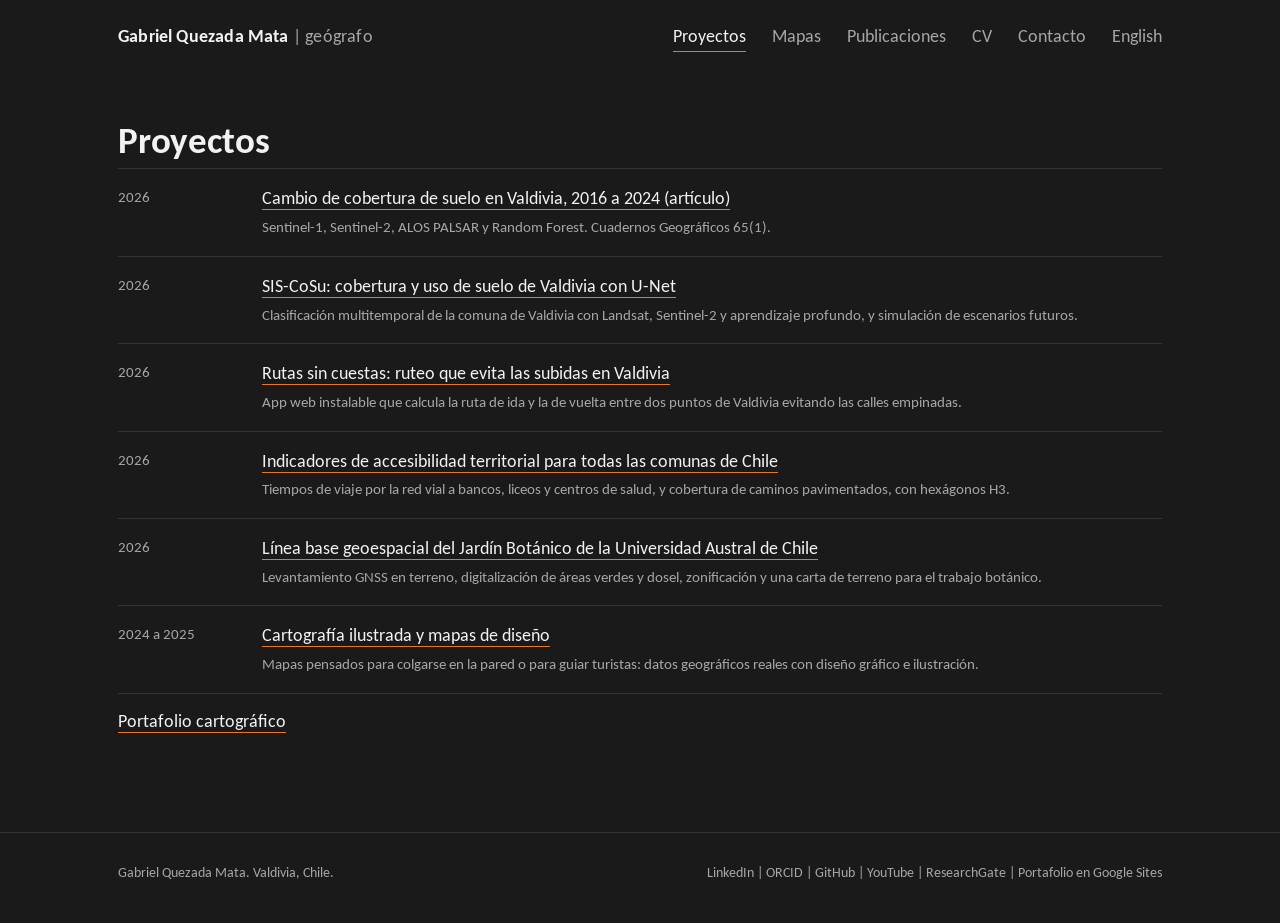
<file: proyectos/index.html>
<!doctype html>
<html lang="es">
<head>
<meta charset="utf-8">
<meta name="viewport" content="width=device-width, initial-scale=1">
<title>Proyectos de Gabriel Quezada Mata | Geógrafo, SIG y teledetección</title>
<meta name="description" content="Portafolio de Gabriel Quezada Mata: clasificación de cobertura de suelo con U-Net, indicadores de accesibilidad, levantamiento GNSS, ruteo y cartografía ilustrada.">
<meta name="author" content="Gabriel Quezada Mata">
<link rel="canonical" href="https://geobriel.github.io/proyectos/">
<meta property="og:type" content="website">
<meta property="og:site_name" content="Gabriel Quezada Mata">
<meta property="og:title" content="Proyectos de Gabriel Quezada Mata | Geógrafo, SIG y teledetección">
<meta property="og:description" content="Portafolio de Gabriel Quezada Mata: clasificación de cobertura de suelo con U-Net, indicadores de accesibilidad, levantamiento GNSS, ruteo y cartografía ilustrada.">
<meta property="og:url" content="https://geobriel.github.io/proyectos/">
<meta property="og:image" content="https://geobriel.github.io/img/og-gabriel-quezada-mata.jpg">
<meta property="og:locale" content="es_CL">
<meta name="twitter:card" content="summary_large_image">
<link rel="icon" href="/favicon.svg" type="image/svg+xml">
<link rel="icon" href="/favicon.png" type="image/png" sizes="192x192">
<link rel="apple-touch-icon" href="/apple-touch-icon.png">
<meta name="theme-color" content="#161616">
<link rel="preconnect" href="https://fonts.googleapis.com"><link rel="preconnect" href="https://fonts.gstatic.com" crossorigin>
<link href="https://fonts.googleapis.com/css2?family=Carlito:wght@400;700&display=swap" rel="stylesheet">
<link rel="stylesheet" href="/assets/estilo.css?v=9bd65fe9">

<script type="application/ld+json">
{
 "@context": "https://schema.org",
 "@graph": [
  {
   "@type": "Person",
   "@id": "https://geobriel.github.io/#persona",
   "name": "Gabriel Quezada Mata",
   "givenName": "Gabriel",
   "familyName": "Quezada Mata",
   "alternateName": [
    "Gabriel Quezada",
    "Gabriel Quezada M.",
    "Geobriel"
   ],
   "url": "https://geobriel.github.io/",
   "image": "https://geobriel.github.io/img/gabriel-quezada-mata-geografo.jpg",
   "jobTitle": "Geógrafo",
   "sameAs": [
    "https://www.linkedin.com/in/gabriel-quezada-mata-241925203/",
    "https://orcid.org/0000-0003-1365-8584",
    "https://github.com/Geobriel",
    "https://www.youtube.com/@trapanautica",
    "https://www.researchgate.net/profile/Gabriel-Quezada-Mata",
    "https://sites.google.com/view/gabrielquezada/p%C3%A1gina-principal"
   ]
  },
  {
   "@type": "WebSite",
   "@id": "https://geobriel.github.io/#sitio",
   "url": "https://geobriel.github.io/",
   "name": "Gabriel Quezada Mata",
   "inLanguage": "es",
   "publisher": {
    "@id": "https://geobriel.github.io/#persona"
   }
  },
  {
   "@type": "BreadcrumbList",
   "itemListElement": [
    {
     "@type": "ListItem",
     "position": 1,
     "name": "Inicio",
     "item": "https://geobriel.github.io/"
    },
    {
     "@type": "ListItem",
     "position": 2,
     "name": "Proyectos",
     "item": "https://geobriel.github.io/proyectos/"
    }
   ]
  }
 ]
}
</script>
</head>
<body>
<a class="saltar" href="#contenido">Saltar al contenido</a>
<header class="cabecera"><div class="envoltura">
<a class="marca" href="/">Gabriel Quezada Mata <span>| geógrafo</span></a>
<nav class="nav" aria-label="Principal"><a href="/proyectos/" aria-current=page>Proyectos</a><a href="/cartografia/">Mapas</a><a href="/publicaciones/">Publicaciones</a><a href="/cv/">CV</a><a href="/#contacto">Contacto</a><a href="/en/">English</a></nav>
</div></header>
<main id="contenido">
<div class="envoltura pagina">
<h1>Proyectos</h1>
<ul class="lista"><li><span class="fecha">2026</span><div><a href="/publicaciones/cambio-cobertura-suelo-valdivia-2016-2024/">Cambio de cobertura de suelo en Valdivia, 2016 a 2024 (artículo)</a><p>Sentinel-1, Sentinel-2, ALOS PALSAR y Random Forest. Cuadernos Geográficos 65(1).</p></div></li><li><span class="fecha">2026</span><div><a href="/proyectos/sis-cosu/">SIS-CoSu: cobertura y uso de suelo de Valdivia con U-Net</a><p>Clasificación multitemporal de la comuna de Valdivia con Landsat, Sentinel-2 y aprendizaje profundo, y simulación de escenarios futuros.</p></div></li><li><span class="fecha">2026</span><div><a href="/proyectos/rutas-sin-cuestas/">Rutas sin cuestas: ruteo que evita las subidas en Valdivia</a><p>App web instalable que calcula la ruta de ida y la de vuelta entre dos puntos de Valdivia evitando las calles empinadas.</p></div></li><li><span class="fecha">2026</span><div><a href="/proyectos/accesibilidad-territorial/">Indicadores de accesibilidad territorial para todas las comunas de Chile</a><p>Tiempos de viaje por la red vial a bancos, liceos y centros de salud, y cobertura de caminos pavimentados, con hexágonos H3.</p></div></li><li><span class="fecha">2026</span><div><a href="/proyectos/jardin-botanico-uach/">Línea base geoespacial del Jardín Botánico de la Universidad Austral de Chile</a><p>Levantamiento GNSS en terreno, digitalización de áreas verdes y dosel, zonificación y una carta de terreno para el trabajo botánico.</p></div></li><li><span class="fecha">2024 a 2025</span><div><a href="/proyectos/cartografia-ilustrada/">Cartografía ilustrada y mapas de diseño</a><p>Mapas pensados para colgarse en la pared o para guiar turistas: datos geográficos reales con diseño gráfico e ilustración.</p></div></li></ul>
<p style="margin-top:14px"><a href="/cartografia/">Portafolio cartográfico</a></p>
</div>
</main>
<footer class="pie"><div class="envoltura">
<span>Gabriel Quezada Mata. Valdivia, Chile.</span>
<span><a href="https://www.linkedin.com/in/gabriel-quezada-mata-241925203/" rel="me">LinkedIn</a> | <a href="https://orcid.org/0000-0003-1365-8584" rel="me">ORCID</a> | <a href="https://github.com/Geobriel" rel="me">GitHub</a> | <a href="https://www.youtube.com/@trapanautica" rel="me">YouTube</a> | <a href="https://www.researchgate.net/profile/Gabriel-Quezada-Mata" rel="me">ResearchGate</a> | <a href="https://sites.google.com/view/gabrielquezada/p%C3%A1gina-principal" rel="me">Portafolio en Google Sites</a></span>
</div></footer>
</body>
</html>
</file>
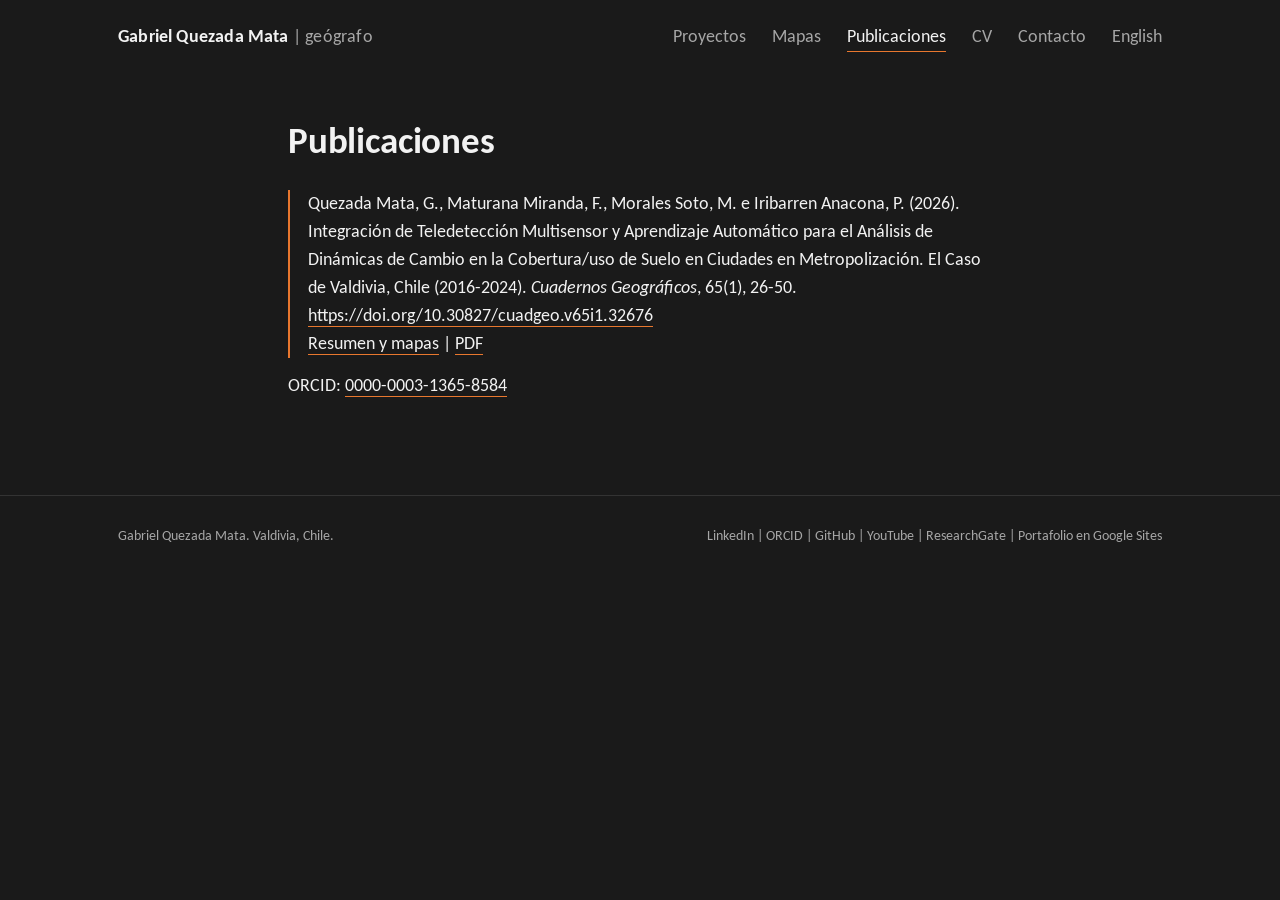
<file: publicaciones/index.html>
<!doctype html>
<html lang="es">
<head>
<meta charset="utf-8">
<meta name="viewport" content="width=device-width, initial-scale=1">
<title>Publicaciones de Gabriel Quezada Mata, geógrafo</title>
<meta name="description" content="Publicaciones científicas de Gabriel Quezada Mata sobre teledetección, aprendizaje automático y cambio de cobertura de suelo en Valdivia, Chile.">
<meta name="author" content="Gabriel Quezada Mata">
<link rel="canonical" href="https://geobriel.github.io/publicaciones/">
<meta property="og:type" content="website">
<meta property="og:site_name" content="Gabriel Quezada Mata">
<meta property="og:title" content="Publicaciones de Gabriel Quezada Mata, geógrafo">
<meta property="og:description" content="Publicaciones científicas de Gabriel Quezada Mata sobre teledetección, aprendizaje automático y cambio de cobertura de suelo en Valdivia, Chile.">
<meta property="og:url" content="https://geobriel.github.io/publicaciones/">
<meta property="og:image" content="https://geobriel.github.io/img/og-gabriel-quezada-mata.jpg">
<meta property="og:locale" content="es_CL">
<meta name="twitter:card" content="summary_large_image">
<link rel="icon" href="/favicon.svg" type="image/svg+xml">
<link rel="icon" href="/favicon.png" type="image/png" sizes="192x192">
<link rel="apple-touch-icon" href="/apple-touch-icon.png">
<meta name="theme-color" content="#161616">
<link rel="preconnect" href="https://fonts.googleapis.com"><link rel="preconnect" href="https://fonts.gstatic.com" crossorigin>
<link href="https://fonts.googleapis.com/css2?family=Carlito:wght@400;700&display=swap" rel="stylesheet">
<link rel="stylesheet" href="/assets/estilo.css?v=9bd65fe9">

<script type="application/ld+json">
{
 "@context": "https://schema.org",
 "@graph": [
  {
   "@type": "Person",
   "@id": "https://geobriel.github.io/#persona",
   "name": "Gabriel Quezada Mata",
   "givenName": "Gabriel",
   "familyName": "Quezada Mata",
   "alternateName": [
    "Gabriel Quezada",
    "Gabriel Quezada M.",
    "Geobriel"
   ],
   "url": "https://geobriel.github.io/",
   "image": "https://geobriel.github.io/img/gabriel-quezada-mata-geografo.jpg",
   "jobTitle": "Geógrafo",
   "sameAs": [
    "https://www.linkedin.com/in/gabriel-quezada-mata-241925203/",
    "https://orcid.org/0000-0003-1365-8584",
    "https://github.com/Geobriel",
    "https://www.youtube.com/@trapanautica",
    "https://www.researchgate.net/profile/Gabriel-Quezada-Mata",
    "https://sites.google.com/view/gabrielquezada/p%C3%A1gina-principal"
   ]
  },
  {
   "@type": "WebSite",
   "@id": "https://geobriel.github.io/#sitio",
   "url": "https://geobriel.github.io/",
   "name": "Gabriel Quezada Mata",
   "inLanguage": "es",
   "publisher": {
    "@id": "https://geobriel.github.io/#persona"
   }
  },
  {
   "@type": "BreadcrumbList",
   "itemListElement": [
    {
     "@type": "ListItem",
     "position": 1,
     "name": "Inicio",
     "item": "https://geobriel.github.io/"
    },
    {
     "@type": "ListItem",
     "position": 2,
     "name": "Publicaciones",
     "item": "https://geobriel.github.io/publicaciones/"
    }
   ]
  }
 ]
}
</script>
</head>
<body>
<a class="saltar" href="#contenido">Saltar al contenido</a>
<header class="cabecera"><div class="envoltura">
<a class="marca" href="/">Gabriel Quezada Mata <span>| geógrafo</span></a>
<nav class="nav" aria-label="Principal"><a href="/proyectos/">Proyectos</a><a href="/cartografia/">Mapas</a><a href="/publicaciones/" aria-current=page>Publicaciones</a><a href="/cv/">CV</a><a href="/#contacto">Contacto</a><a href="/en/">English</a></nav>
</div></header>
<main id="contenido">
<div class="envoltura ficha pagina">
<h1>Publicaciones</h1>
<p class="referencia">Quezada Mata, G., Maturana Miranda, F., Morales Soto, M. e Iribarren Anacona, P. (2026). Integración de Teledetección Multisensor y Aprendizaje Automático para el Análisis de Dinámicas de Cambio en la Cobertura/uso de Suelo en Ciudades en Metropolización. El Caso de Valdivia, Chile (2016-2024). <em>Cuadernos Geográficos</em>, 65(1), 26-50. <a href="https://doi.org/10.30827/cuadgeo.v65i1.32676">https://doi.org/10.30827/cuadgeo.v65i1.32676</a><br><a href="/publicaciones/cambio-cobertura-suelo-valdivia-2016-2024/">Resumen y mapas</a> | <a href="/publicaciones/quezada-mata-2026-cuadernos-geograficos.pdf">PDF</a></p>
<p>ORCID: <a href="https://orcid.org/0000-0003-1365-8584">0000-0003-1365-8584</a></p>
</div>
</main>
<footer class="pie"><div class="envoltura">
<span>Gabriel Quezada Mata. Valdivia, Chile.</span>
<span><a href="https://www.linkedin.com/in/gabriel-quezada-mata-241925203/" rel="me">LinkedIn</a> | <a href="https://orcid.org/0000-0003-1365-8584" rel="me">ORCID</a> | <a href="https://github.com/Geobriel" rel="me">GitHub</a> | <a href="https://www.youtube.com/@trapanautica" rel="me">YouTube</a> | <a href="https://www.researchgate.net/profile/Gabriel-Quezada-Mata" rel="me">ResearchGate</a> | <a href="https://sites.google.com/view/gabrielquezada/p%C3%A1gina-principal" rel="me">Portafolio en Google Sites</a></span>
</div></footer>
</body>
</html>
</file>
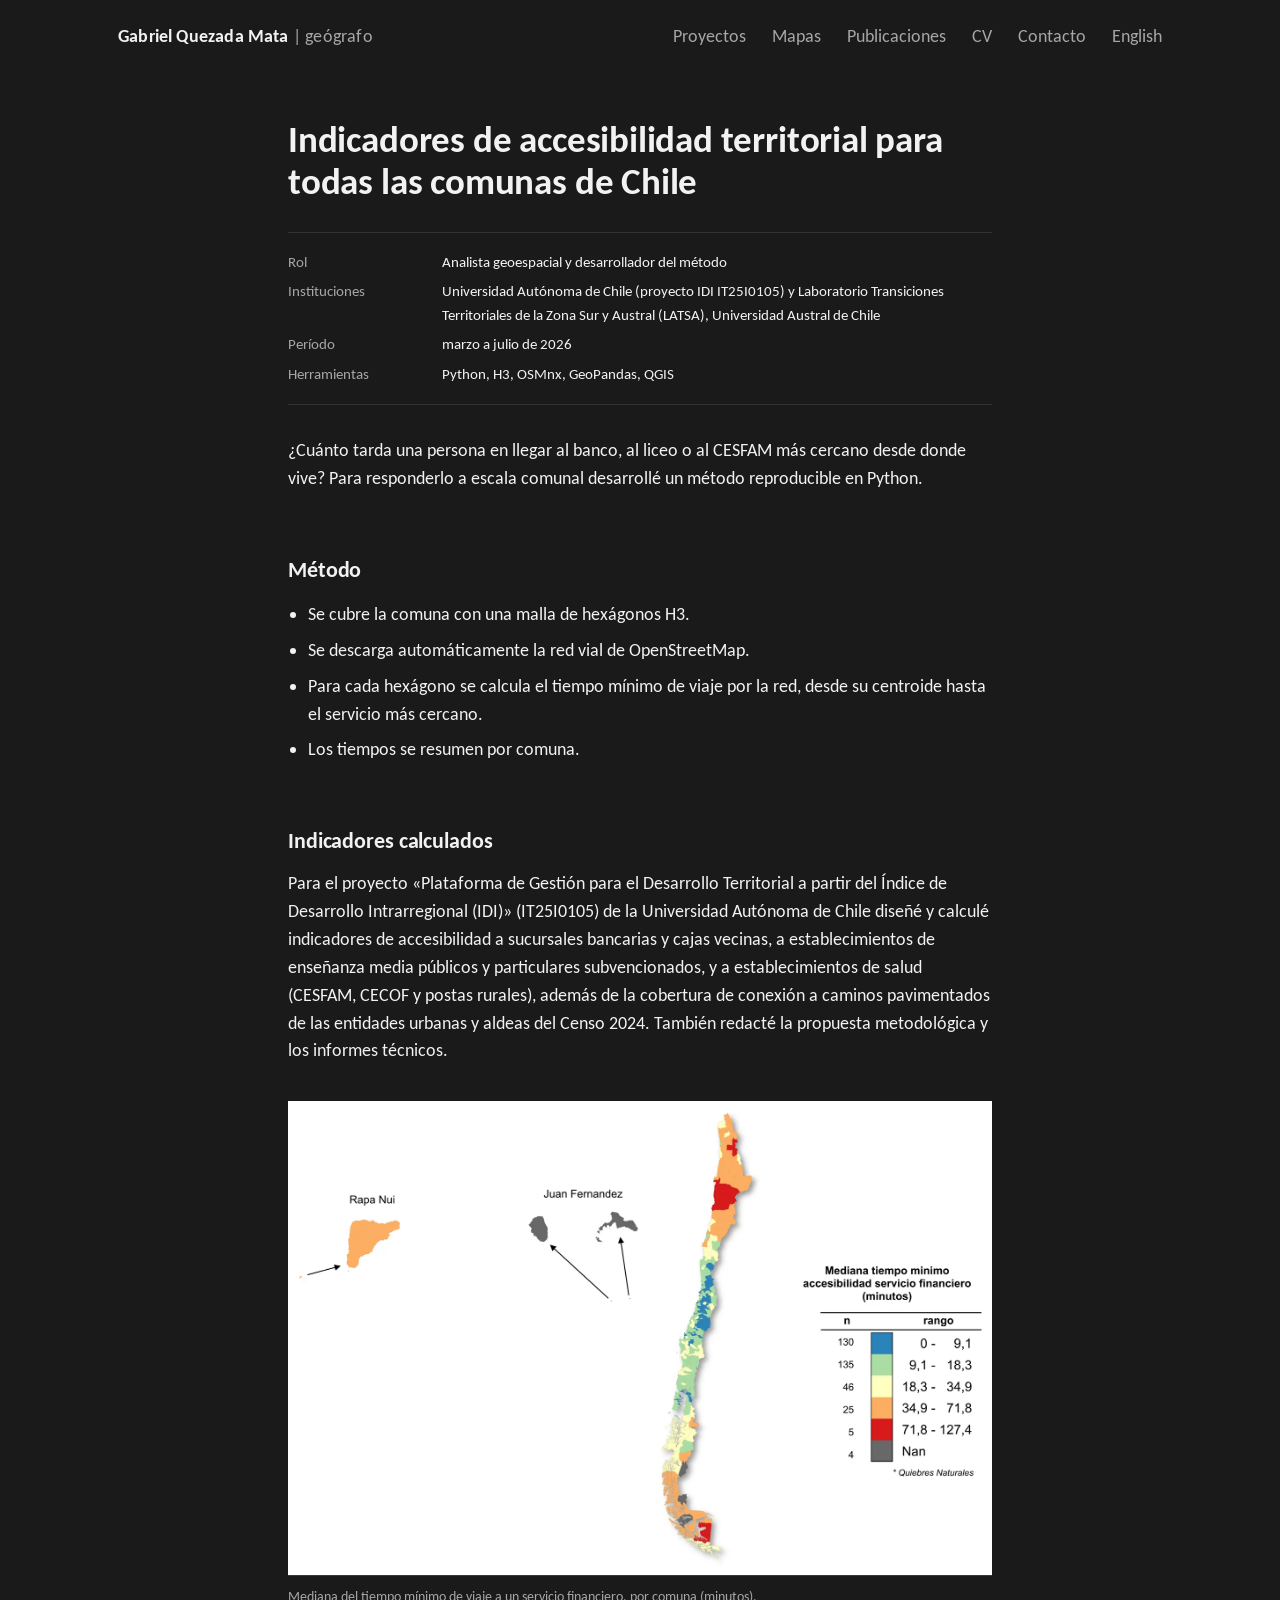
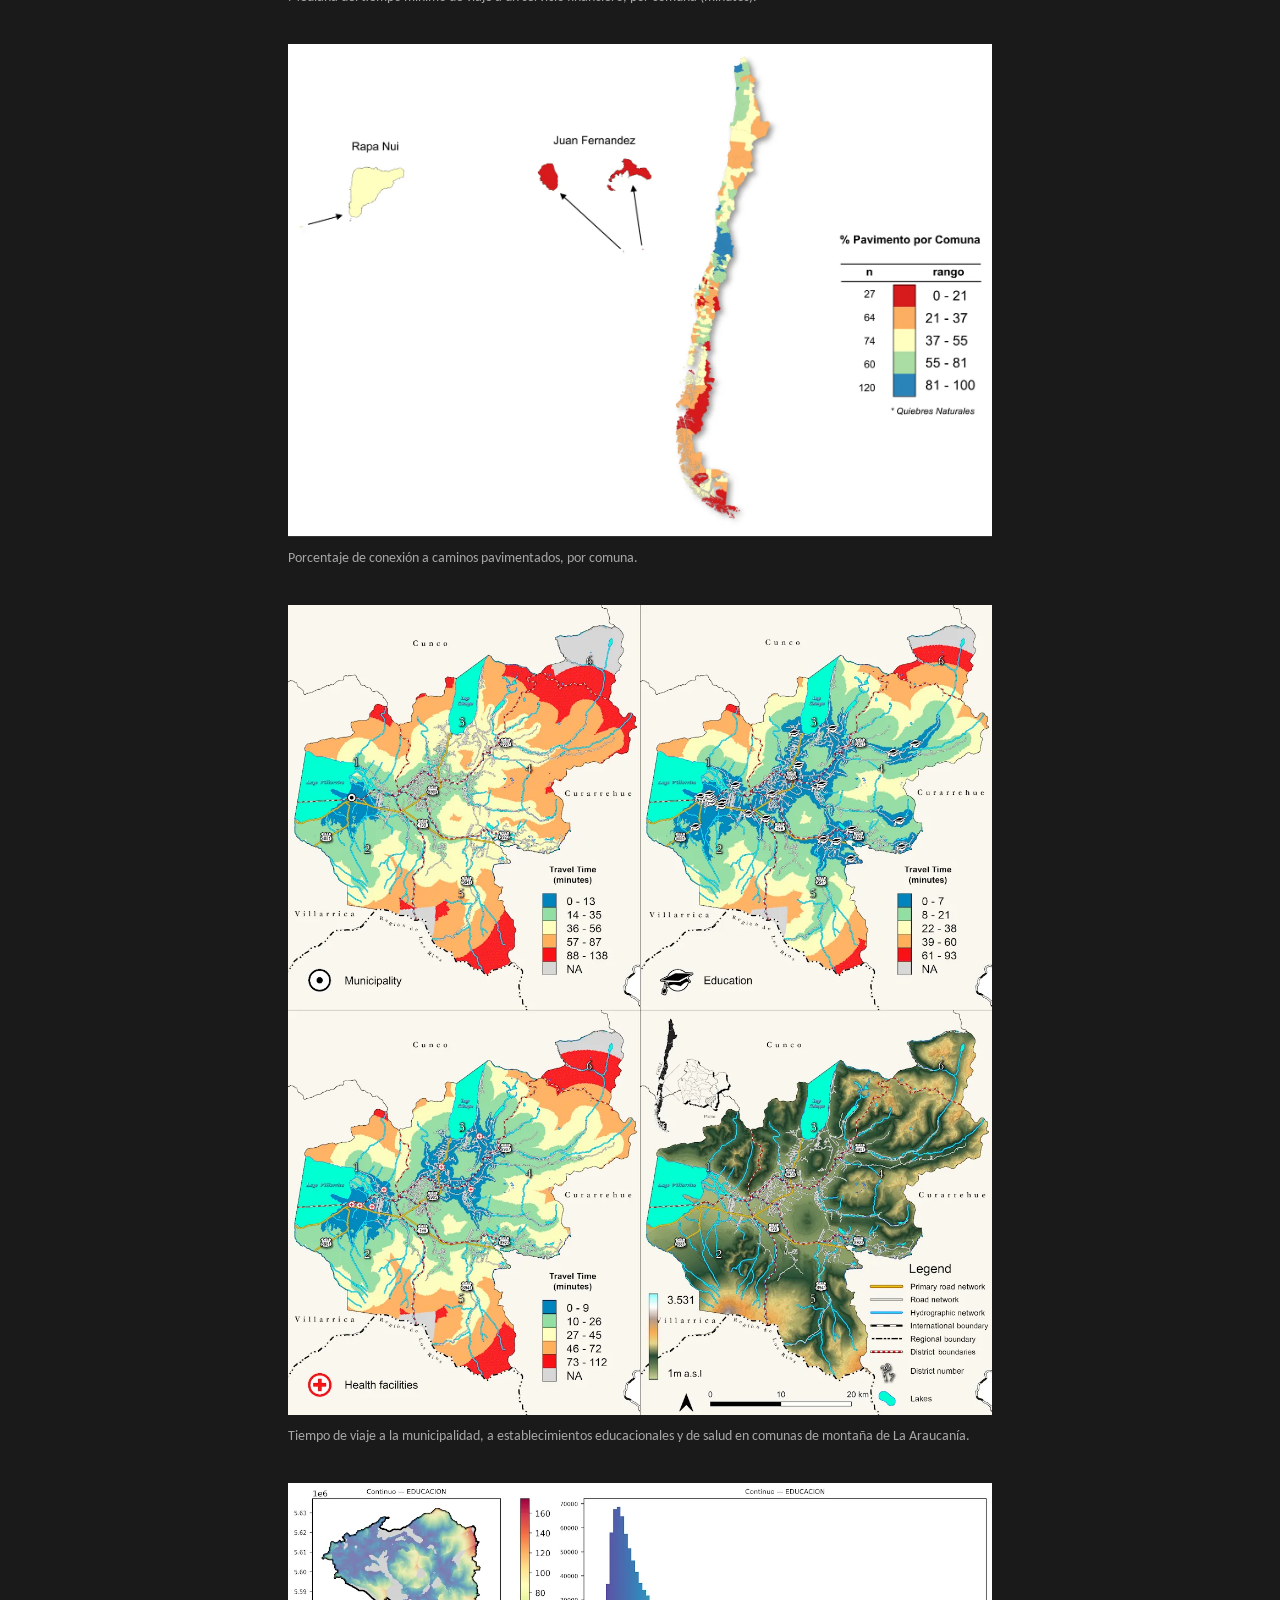
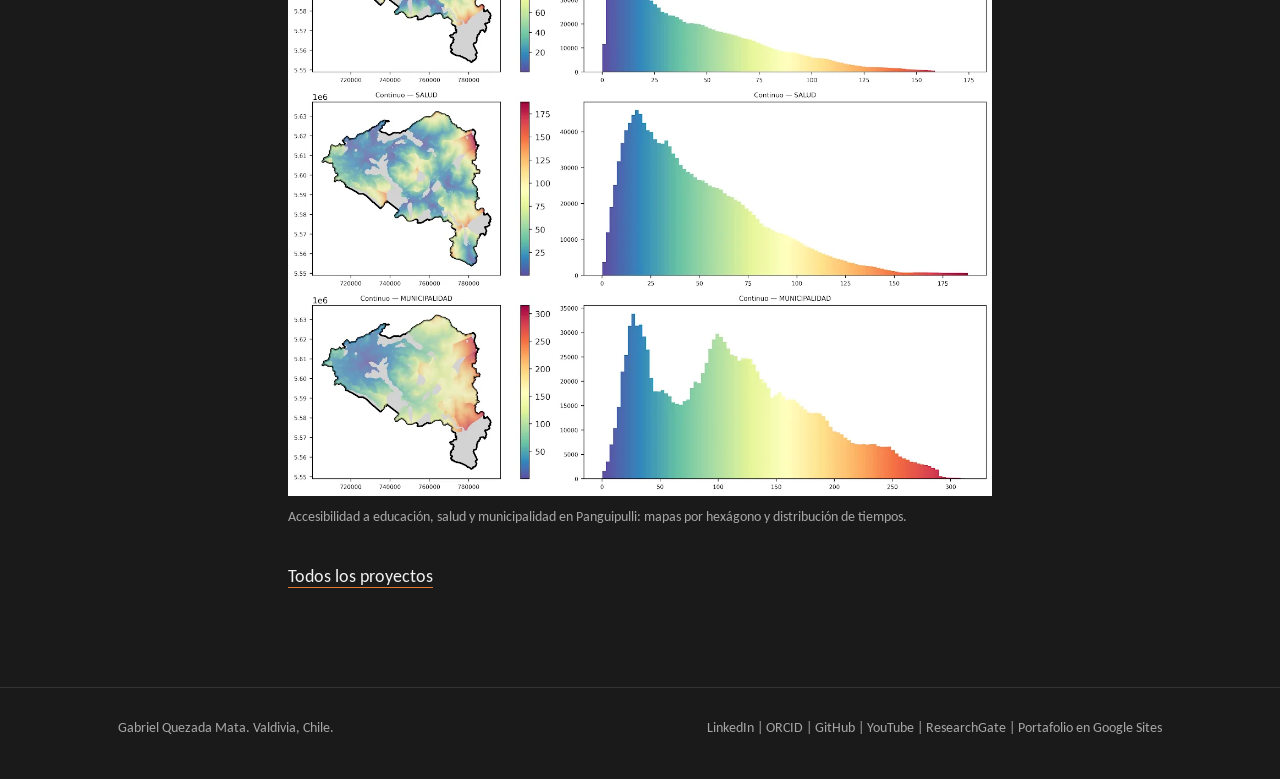
<file: proyectos/accesibilidad-territorial/index.html>
<!doctype html>
<html lang="es">
<head>
<meta charset="utf-8">
<meta name="viewport" content="width=device-width, initial-scale=1">
<title>Indicadores de accesibilidad territorial para todas las comunas de Chile | Gabriel Quezada Mata, geógrafo</title>
<meta name="description" content="Indicadores comunales de accesibilidad a servicios financieros, educación y salud en Chile con hexágonos H3 y redes viales de OpenStreetMap. Trabajo de Gabriel Quezada Mata, geógrafo.">
<meta name="author" content="Gabriel Quezada Mata">
<link rel="canonical" href="https://geobriel.github.io/proyectos/accesibilidad-territorial/">
<meta property="og:type" content="article">
<meta property="og:site_name" content="Gabriel Quezada Mata">
<meta property="og:title" content="Indicadores de accesibilidad territorial para todas las comunas de Chile | Gabriel Quezada Mata, geógrafo">
<meta property="og:description" content="Indicadores comunales de accesibilidad a servicios financieros, educación y salud en Chile con hexágonos H3 y redes viales de OpenStreetMap. Trabajo de Gabriel Quezada Mata, geógrafo.">
<meta property="og:url" content="https://geobriel.github.io/proyectos/accesibilidad-territorial/">
<meta property="og:image" content="https://geobriel.github.io/img/accesibilidad-servicio-financiero-chile.webp">
<meta property="og:locale" content="es_CL">
<meta name="twitter:card" content="summary_large_image">
<link rel="icon" href="/favicon.svg" type="image/svg+xml">
<link rel="icon" href="/favicon.png" type="image/png" sizes="192x192">
<link rel="apple-touch-icon" href="/apple-touch-icon.png">
<meta name="theme-color" content="#161616">
<link rel="preconnect" href="https://fonts.googleapis.com"><link rel="preconnect" href="https://fonts.gstatic.com" crossorigin>
<link href="https://fonts.googleapis.com/css2?family=Carlito:wght@400;700&display=swap" rel="stylesheet">
<link rel="stylesheet" href="/assets/estilo.css?v=9bd65fe9">

<script type="application/ld+json">
{
 "@context": "https://schema.org",
 "@graph": [
  {
   "@type": "Person",
   "@id": "https://geobriel.github.io/#persona",
   "name": "Gabriel Quezada Mata",
   "givenName": "Gabriel",
   "familyName": "Quezada Mata",
   "alternateName": [
    "Gabriel Quezada",
    "Gabriel Quezada M.",
    "Geobriel"
   ],
   "url": "https://geobriel.github.io/",
   "image": "https://geobriel.github.io/img/gabriel-quezada-mata-geografo.jpg",
   "jobTitle": "Geógrafo",
   "sameAs": [
    "https://www.linkedin.com/in/gabriel-quezada-mata-241925203/",
    "https://orcid.org/0000-0003-1365-8584",
    "https://github.com/Geobriel",
    "https://www.youtube.com/@trapanautica",
    "https://www.researchgate.net/profile/Gabriel-Quezada-Mata",
    "https://sites.google.com/view/gabrielquezada/p%C3%A1gina-principal"
   ]
  },
  {
   "@type": "WebSite",
   "@id": "https://geobriel.github.io/#sitio",
   "url": "https://geobriel.github.io/",
   "name": "Gabriel Quezada Mata",
   "inLanguage": "es",
   "publisher": {
    "@id": "https://geobriel.github.io/#persona"
   }
  },
  {
   "@type": "BreadcrumbList",
   "itemListElement": [
    {
     "@type": "ListItem",
     "position": 1,
     "name": "Inicio",
     "item": "https://geobriel.github.io/"
    },
    {
     "@type": "ListItem",
     "position": 2,
     "name": "Proyectos",
     "item": "https://geobriel.github.io/proyectos/"
    },
    {
     "@type": "ListItem",
     "position": 3,
     "name": "Indicadores de accesibilidad territorial para todas las comunas de Chile",
     "item": "https://geobriel.github.io/proyectos/accesibilidad-territorial/"
    }
   ]
  },
  {
   "@type": "CreativeWork",
   "name": "Indicadores de accesibilidad territorial para todas las comunas de Chile",
   "description": "Indicadores comunales de accesibilidad a servicios financieros, educación y salud en Chile con hexágonos H3 y redes viales de OpenStreetMap. Trabajo de Gabriel Quezada Mata, geógrafo.",
   "url": "https://geobriel.github.io/proyectos/accesibilidad-territorial/",
   "image": "https://geobriel.github.io/img/accesibilidad-servicio-financiero-chile.webp",
   "creator": {
    "@id": "https://geobriel.github.io/#persona"
   },
   "keywords": "Accesibilidad, H3, Análisis de redes, Censo 2024, Python",
   "inLanguage": "es"
  }
 ]
}
</script>
</head>
<body>
<a class="saltar" href="#contenido">Saltar al contenido</a>
<header class="cabecera"><div class="envoltura">
<a class="marca" href="/">Gabriel Quezada Mata <span>| geógrafo</span></a>
<nav class="nav" aria-label="Principal"><a href="/proyectos/">Proyectos</a><a href="/cartografia/">Mapas</a><a href="/publicaciones/">Publicaciones</a><a href="/cv/">CV</a><a href="/#contacto">Contacto</a><a href="/en/">English</a></nav>
</div></header>
<main id="contenido">
<div class="envoltura ficha pagina">
<h1>Indicadores de accesibilidad territorial para todas las comunas de Chile</h1>
<dl class="datos"><dt>Rol</dt><dd>Analista geoespacial y desarrollador del método</dd><dt>Instituciones</dt><dd>Universidad Autónoma de Chile (proyecto IDI IT25I0105) y Laboratorio Transiciones Territoriales de la Zona Sur y Austral (LATSA), Universidad Austral de Chile</dd><dt>Período</dt><dd>marzo a julio de 2026</dd><dt>Herramientas</dt><dd>Python, H3, OSMnx, GeoPandas, QGIS</dd></dl>

<p>¿Cuánto tarda una persona en llegar al banco, al liceo o al CESFAM más cercano desde donde vive? Para responderlo a escala comunal desarrollé un método reproducible en Python.</p>
<h2>Método</h2>
<ul>
<li>Se cubre la comuna con una malla de hexágonos H3.</li>
<li>Se descarga automáticamente la red vial de OpenStreetMap.</li>
<li>Para cada hexágono se calcula el tiempo mínimo de viaje por la red, desde su centroide hasta el servicio más cercano.</li>
<li>Los tiempos se resumen por comuna.</li>
</ul>
<h2>Indicadores calculados</h2>
<p>Para el proyecto «Plataforma de Gestión para el Desarrollo Territorial a partir del Índice de Desarrollo Intrarregional (IDI)» (IT25I0105) de la Universidad Autónoma de Chile diseñé y calculé indicadores de accesibilidad a sucursales bancarias y cajas vecinas, a establecimientos de enseñanza media públicos y particulares subvencionados, y a establecimientos de salud (CESFAM, CECOF y postas rurales), además de la cobertura de conexión a caminos pavimentados de las entidades urbanas y aldeas del Censo 2024. También redacté la propuesta metodológica y los informes técnicos.</p>
<figure><img src="/img/accesibilidad-servicio-financiero-chile.webp" alt="Mapa de Chile con la mediana del tiempo mínimo de acceso a servicios financieros por comuna" width="1600" height="1079" loading="lazy" decoding="async"><figcaption>Mediana del tiempo mínimo de viaje a un servicio financiero, por comuna (minutos).</figcaption></figure><figure><img src="/img/pavimento-por-comuna-chile.webp" alt="Mapa de Chile con el porcentaje de conexión a caminos pavimentados por comuna" width="1600" height="1121" loading="lazy" decoding="async"><figcaption>Porcentaje de conexión a caminos pavimentados, por comuna.</figcaption></figure><figure><img src="/img/accesibilidad-araucania-montana-1.webp" alt="Mapas de tiempo de viaje a municipalidad, educación y salud en una comuna de montaña de La Araucanía" width="1280" height="1473" loading="lazy" decoding="async"><figcaption>Tiempo de viaje a la municipalidad, a establecimientos educacionales y de salud en comunas de montaña de La Araucanía.</figcaption></figure><figure><img src="/img/accesibilidad-panguipulli-continuo.webp" alt="Mapas y distribuciones del tiempo de viaje a servicios básicos en Panguipulli" width="1280" height="1114" loading="lazy" decoding="async"><figcaption>Accesibilidad a educación, salud y municipalidad en Panguipulli: mapas por hexágono y distribución de tiempos.</figcaption></figure>
<p><a href="/proyectos/">Todos los proyectos</a></p>
</div>
</main>
<footer class="pie"><div class="envoltura">
<span>Gabriel Quezada Mata. Valdivia, Chile.</span>
<span><a href="https://www.linkedin.com/in/gabriel-quezada-mata-241925203/" rel="me">LinkedIn</a> | <a href="https://orcid.org/0000-0003-1365-8584" rel="me">ORCID</a> | <a href="https://github.com/Geobriel" rel="me">GitHub</a> | <a href="https://www.youtube.com/@trapanautica" rel="me">YouTube</a> | <a href="https://www.researchgate.net/profile/Gabriel-Quezada-Mata" rel="me">ResearchGate</a> | <a href="https://sites.google.com/view/gabrielquezada/p%C3%A1gina-principal" rel="me">Portafolio en Google Sites</a></span>
</div></footer>
</body>
</html>
</file>
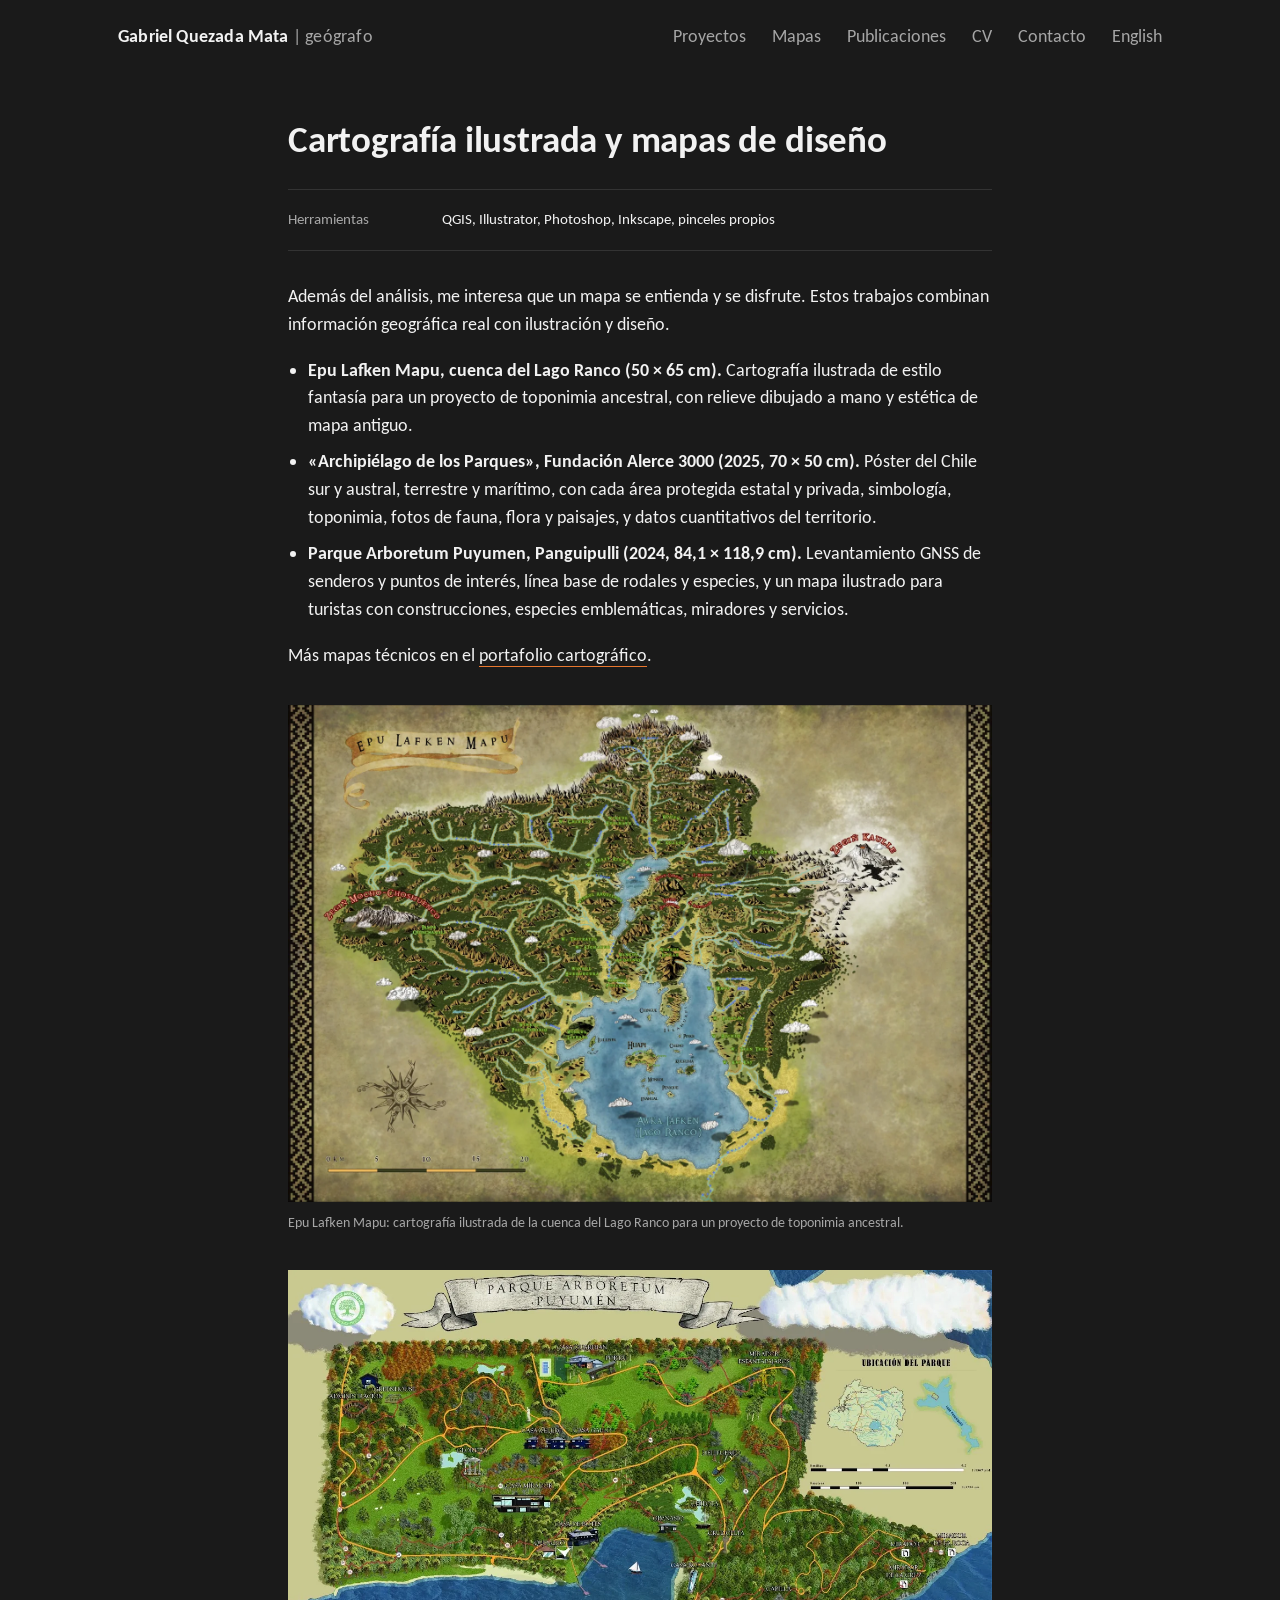
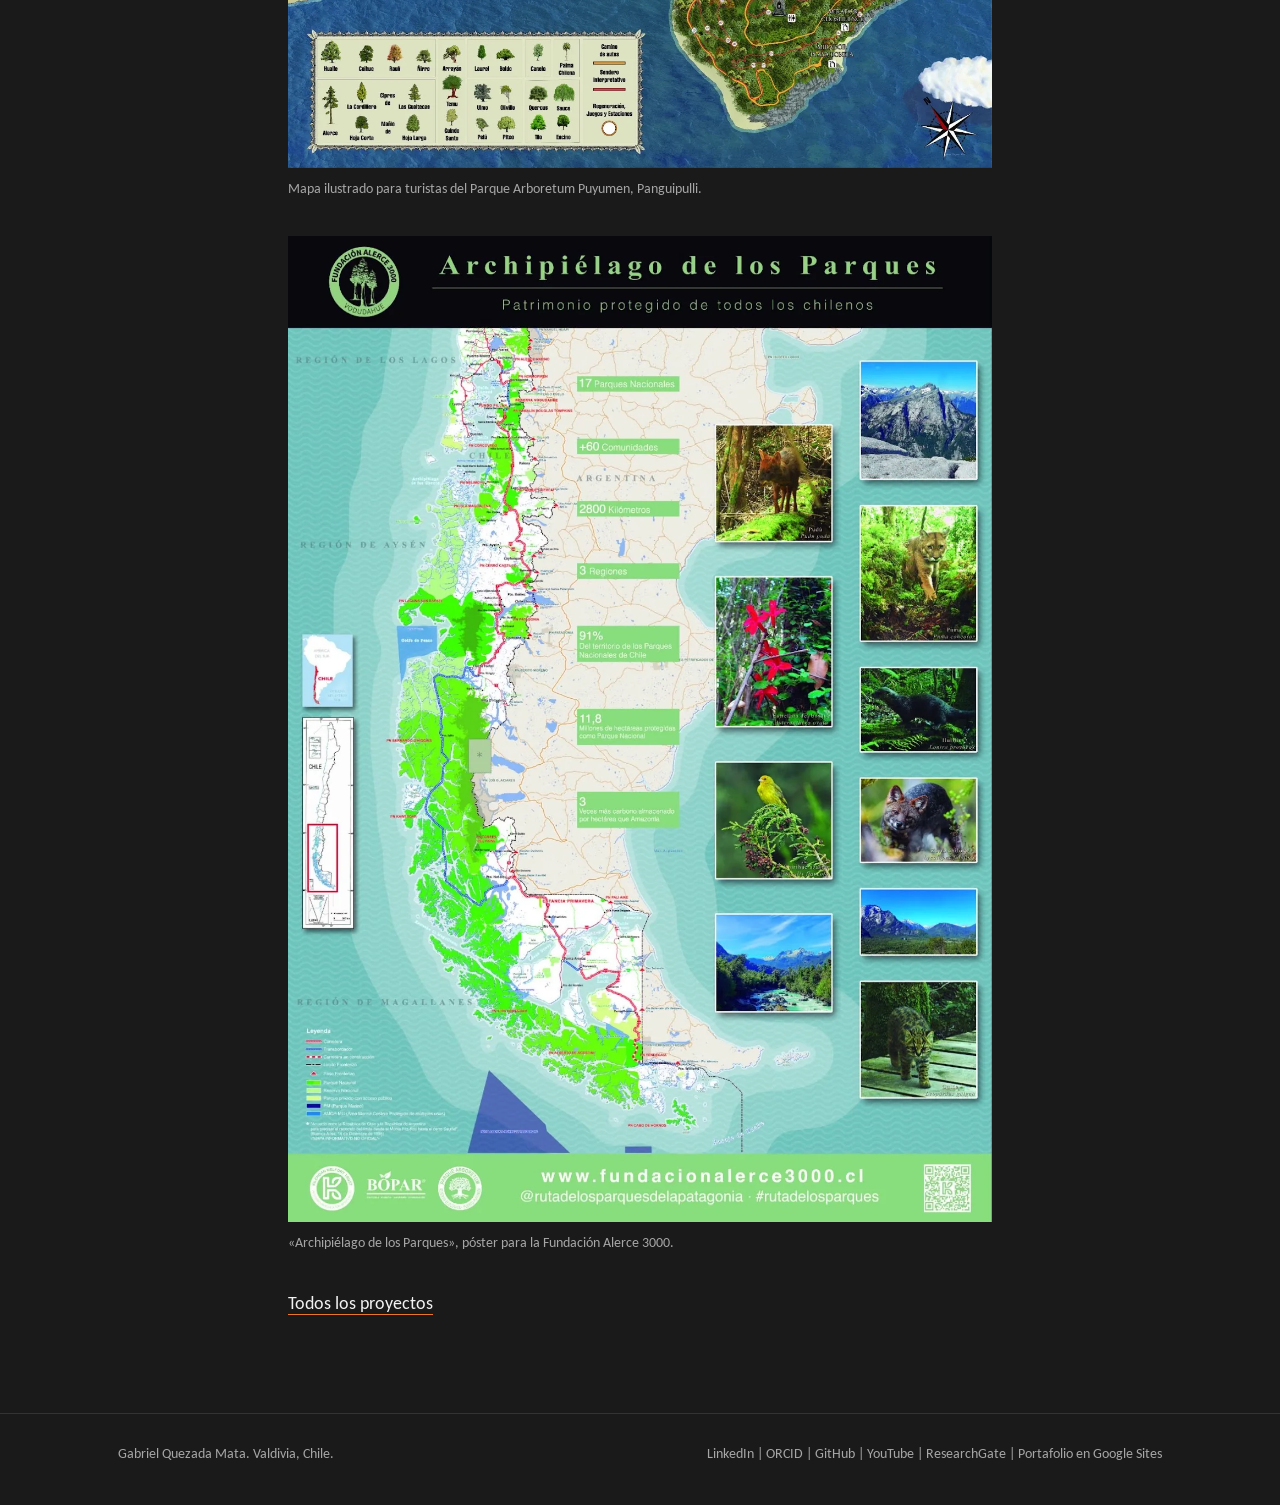
<file: proyectos/cartografia-ilustrada/index.html>
<!doctype html>
<html lang="es">
<head>
<meta charset="utf-8">
<meta name="viewport" content="width=device-width, initial-scale=1">
<title>Cartografía ilustrada y mapas de diseño | Gabriel Quezada Mata, geógrafo</title>
<meta name="description" content="Mapas ilustrados y pósters cartográficos del sur de Chile diseñados por Gabriel Quezada Mata, geógrafo y cartógrafo en Valdivia.">
<meta name="author" content="Gabriel Quezada Mata">
<link rel="canonical" href="https://geobriel.github.io/proyectos/cartografia-ilustrada/">
<meta property="og:type" content="article">
<meta property="og:site_name" content="Gabriel Quezada Mata">
<meta property="og:title" content="Cartografía ilustrada y mapas de diseño | Gabriel Quezada Mata, geógrafo">
<meta property="og:description" content="Mapas ilustrados y pósters cartográficos del sur de Chile diseñados por Gabriel Quezada Mata, geógrafo y cartógrafo en Valdivia.">
<meta property="og:url" content="https://geobriel.github.io/proyectos/cartografia-ilustrada/">
<meta property="og:image" content="https://geobriel.github.io/img/epu-lafken-mapu-mapa-ilustrado.webp">
<meta property="og:locale" content="es_CL">
<meta name="twitter:card" content="summary_large_image">
<link rel="icon" href="/favicon.svg" type="image/svg+xml">
<link rel="icon" href="/favicon.png" type="image/png" sizes="192x192">
<link rel="apple-touch-icon" href="/apple-touch-icon.png">
<meta name="theme-color" content="#161616">
<link rel="preconnect" href="https://fonts.googleapis.com"><link rel="preconnect" href="https://fonts.gstatic.com" crossorigin>
<link href="https://fonts.googleapis.com/css2?family=Carlito:wght@400;700&display=swap" rel="stylesheet">
<link rel="stylesheet" href="/assets/estilo.css?v=9bd65fe9">

<script type="application/ld+json">
{
 "@context": "https://schema.org",
 "@graph": [
  {
   "@type": "Person",
   "@id": "https://geobriel.github.io/#persona",
   "name": "Gabriel Quezada Mata",
   "givenName": "Gabriel",
   "familyName": "Quezada Mata",
   "alternateName": [
    "Gabriel Quezada",
    "Gabriel Quezada M.",
    "Geobriel"
   ],
   "url": "https://geobriel.github.io/",
   "image": "https://geobriel.github.io/img/gabriel-quezada-mata-geografo.jpg",
   "jobTitle": "Geógrafo",
   "sameAs": [
    "https://www.linkedin.com/in/gabriel-quezada-mata-241925203/",
    "https://orcid.org/0000-0003-1365-8584",
    "https://github.com/Geobriel",
    "https://www.youtube.com/@trapanautica",
    "https://www.researchgate.net/profile/Gabriel-Quezada-Mata",
    "https://sites.google.com/view/gabrielquezada/p%C3%A1gina-principal"
   ]
  },
  {
   "@type": "WebSite",
   "@id": "https://geobriel.github.io/#sitio",
   "url": "https://geobriel.github.io/",
   "name": "Gabriel Quezada Mata",
   "inLanguage": "es",
   "publisher": {
    "@id": "https://geobriel.github.io/#persona"
   }
  },
  {
   "@type": "BreadcrumbList",
   "itemListElement": [
    {
     "@type": "ListItem",
     "position": 1,
     "name": "Inicio",
     "item": "https://geobriel.github.io/"
    },
    {
     "@type": "ListItem",
     "position": 2,
     "name": "Proyectos",
     "item": "https://geobriel.github.io/proyectos/"
    },
    {
     "@type": "ListItem",
     "position": 3,
     "name": "Cartografía ilustrada y mapas de diseño",
     "item": "https://geobriel.github.io/proyectos/cartografia-ilustrada/"
    }
   ]
  },
  {
   "@type": "CreativeWork",
   "name": "Cartografía ilustrada y mapas de diseño",
   "description": "Mapas ilustrados y pósters cartográficos del sur de Chile diseñados por Gabriel Quezada Mata, geógrafo y cartógrafo en Valdivia.",
   "url": "https://geobriel.github.io/proyectos/cartografia-ilustrada/",
   "image": "https://geobriel.github.io/img/epu-lafken-mapu-mapa-ilustrado.webp",
   "creator": {
    "@id": "https://geobriel.github.io/#persona"
   },
   "keywords": "Cartografía, Ilustración, Diseño, Illustrator, Photoshop",
   "inLanguage": "es"
  }
 ]
}
</script>
</head>
<body>
<a class="saltar" href="#contenido">Saltar al contenido</a>
<header class="cabecera"><div class="envoltura">
<a class="marca" href="/">Gabriel Quezada Mata <span>| geógrafo</span></a>
<nav class="nav" aria-label="Principal"><a href="/proyectos/">Proyectos</a><a href="/cartografia/">Mapas</a><a href="/publicaciones/">Publicaciones</a><a href="/cv/">CV</a><a href="/#contacto">Contacto</a><a href="/en/">English</a></nav>
</div></header>
<main id="contenido">
<div class="envoltura ficha pagina">
<h1>Cartografía ilustrada y mapas de diseño</h1>
<dl class="datos"><dt>Herramientas</dt><dd>QGIS, Illustrator, Photoshop, Inkscape, pinceles propios</dd></dl>

<p>Además del análisis, me interesa que un mapa se entienda y se disfrute. Estos trabajos combinan información geográfica real con ilustración y diseño.</p>
<ul>
<li><strong>Epu Lafken Mapu, cuenca del Lago Ranco (50 × 65 cm).</strong> Cartografía ilustrada de estilo fantasía para un proyecto de toponimia ancestral, con relieve dibujado a mano y estética de mapa antiguo.</li>
<li><strong>«Archipiélago de los Parques», Fundación Alerce 3000 (2025, 70 × 50 cm).</strong> Póster del Chile sur y austral, terrestre y marítimo, con cada área protegida estatal y privada, simbología, toponimia, fotos de fauna, flora y paisajes, y datos cuantitativos del territorio.</li>
<li><strong>Parque Arboretum Puyumen, Panguipulli (2024, 84,1 × 118,9 cm).</strong> Levantamiento GNSS de senderos y puntos de interés, línea base de rodales y especies, y un mapa ilustrado para turistas con construcciones, especies emblemáticas, miradores y servicios.</li>
</ul>
<p>Más mapas técnicos en el <a href="/cartografia/">portafolio cartográfico</a>.</p>
<figure><img src="/img/epu-lafken-mapu-mapa-ilustrado.webp" alt="Mapa ilustrado Epu Lafken Mapu de la cuenca del Lago Ranco con relieve dibujado a mano" width="1600" height="1129" loading="lazy" decoding="async"><figcaption>Epu Lafken Mapu: cartografía ilustrada de la cuenca del Lago Ranco para un proyecto de toponimia ancestral.</figcaption></figure><figure><img src="/img/parque-arboretum-puyumen-mapa-ilustrado.webp" alt="Mapa ilustrado para turistas del Parque Arboretum Puyumen en Panguipulli" width="1280" height="906" loading="lazy" decoding="async"><figcaption>Mapa ilustrado para turistas del Parque Arboretum Puyumen, Panguipulli.</figcaption></figure><figure><img src="/img/archipielago-de-los-parques-poster.webp" alt="Póster Archipiélago de los Parques con las áreas protegidas del sur de Chile" width="1280" height="1792" loading="lazy" decoding="async"><figcaption>«Archipiélago de los Parques», póster para la Fundación Alerce 3000.</figcaption></figure>
<p><a href="/proyectos/">Todos los proyectos</a></p>
</div>
</main>
<footer class="pie"><div class="envoltura">
<span>Gabriel Quezada Mata. Valdivia, Chile.</span>
<span><a href="https://www.linkedin.com/in/gabriel-quezada-mata-241925203/" rel="me">LinkedIn</a> | <a href="https://orcid.org/0000-0003-1365-8584" rel="me">ORCID</a> | <a href="https://github.com/Geobriel" rel="me">GitHub</a> | <a href="https://www.youtube.com/@trapanautica" rel="me">YouTube</a> | <a href="https://www.researchgate.net/profile/Gabriel-Quezada-Mata" rel="me">ResearchGate</a> | <a href="https://sites.google.com/view/gabrielquezada/p%C3%A1gina-principal" rel="me">Portafolio en Google Sites</a></span>
</div></footer>
</body>
</html>
</file>
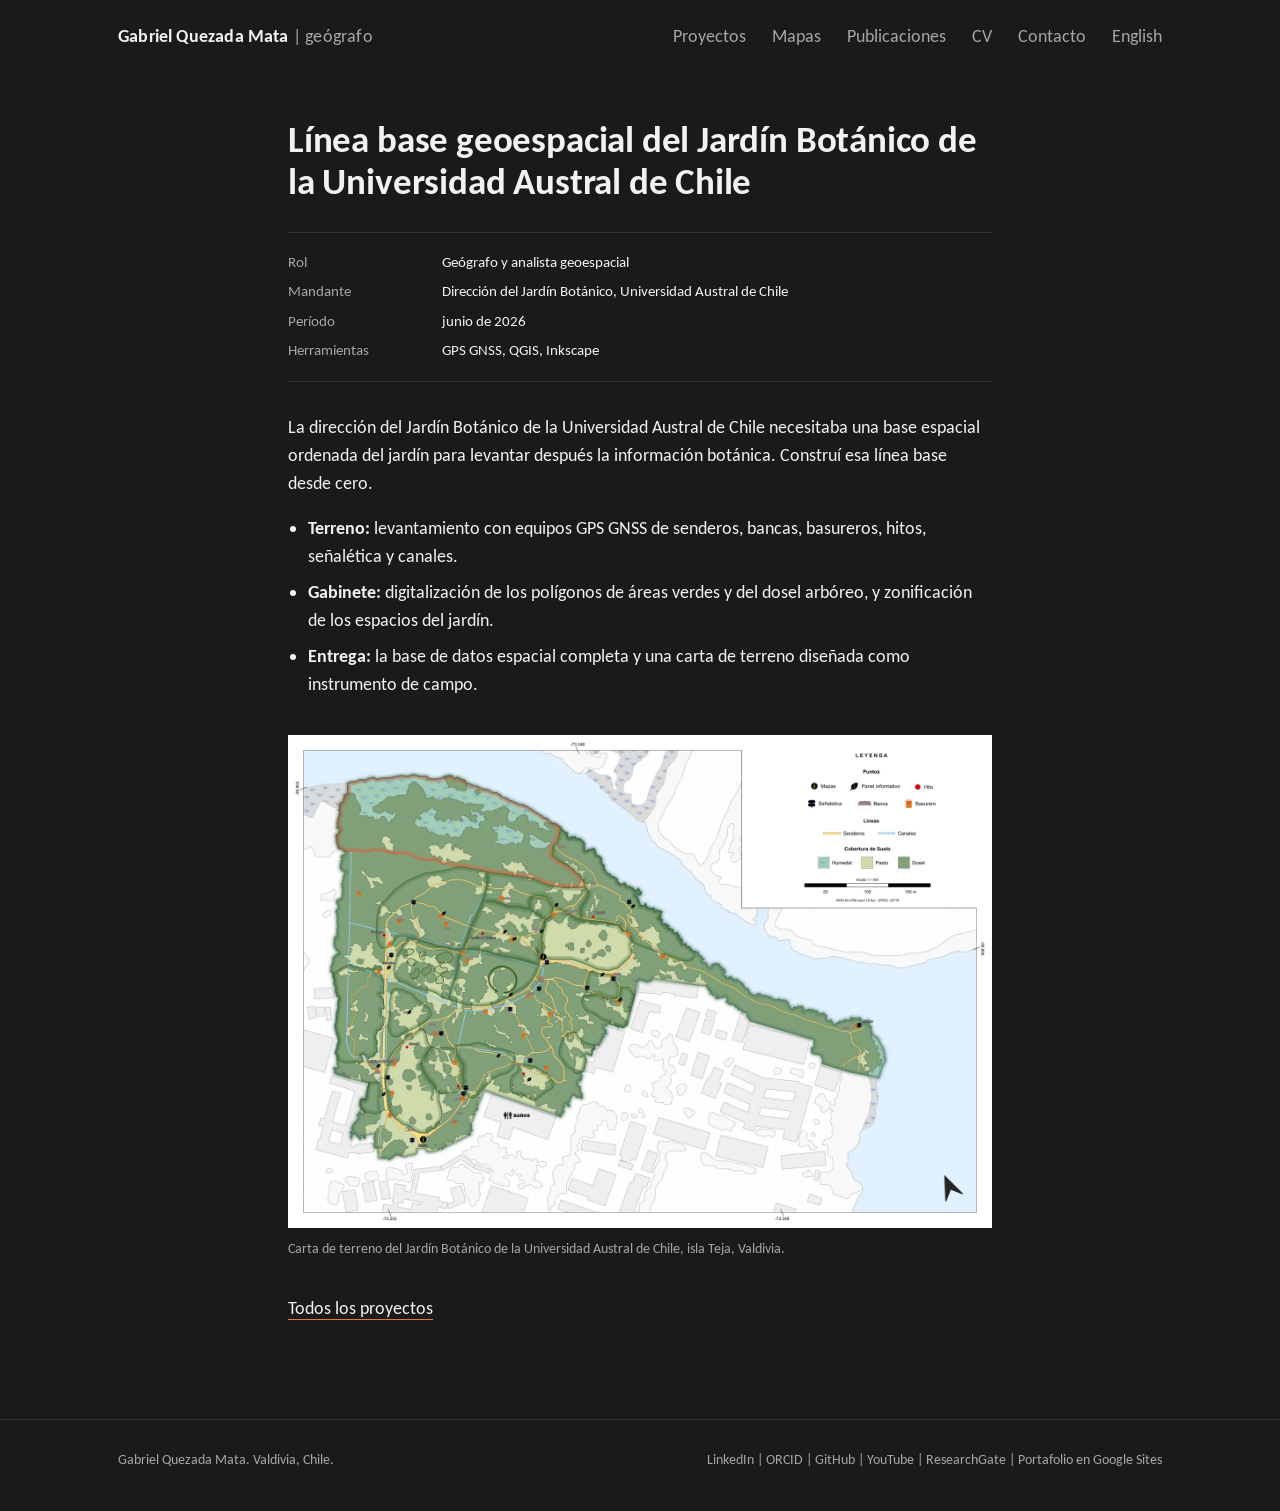
<file: proyectos/jardin-botanico-uach/index.html>
<!doctype html>
<html lang="es">
<head>
<meta charset="utf-8">
<meta name="viewport" content="width=device-width, initial-scale=1">
<title>Línea base geoespacial del Jardín Botánico de la Universidad Austral de Chile | Gabriel Quezada Mata, geógrafo</title>
<meta name="description" content="Levantamiento GNSS y cartografía de terreno del Jardín Botánico de la Universidad Austral de Chile en Valdivia, por el geógrafo Gabriel Quezada Mata.">
<meta name="author" content="Gabriel Quezada Mata">
<link rel="canonical" href="https://geobriel.github.io/proyectos/jardin-botanico-uach/">
<meta property="og:type" content="article">
<meta property="og:site_name" content="Gabriel Quezada Mata">
<meta property="og:title" content="Línea base geoespacial del Jardín Botánico de la Universidad Austral de Chile | Gabriel Quezada Mata, geógrafo">
<meta property="og:description" content="Levantamiento GNSS y cartografía de terreno del Jardín Botánico de la Universidad Austral de Chile en Valdivia, por el geógrafo Gabriel Quezada Mata.">
<meta property="og:url" content="https://geobriel.github.io/proyectos/jardin-botanico-uach/">
<meta property="og:image" content="https://geobriel.github.io/img/jardin-botanico-uach-carta-terreno.webp">
<meta property="og:locale" content="es_CL">
<meta name="twitter:card" content="summary_large_image">
<link rel="icon" href="/favicon.svg" type="image/svg+xml">
<link rel="icon" href="/favicon.png" type="image/png" sizes="192x192">
<link rel="apple-touch-icon" href="/apple-touch-icon.png">
<meta name="theme-color" content="#161616">
<link rel="preconnect" href="https://fonts.googleapis.com"><link rel="preconnect" href="https://fonts.gstatic.com" crossorigin>
<link href="https://fonts.googleapis.com/css2?family=Carlito:wght@400;700&display=swap" rel="stylesheet">
<link rel="stylesheet" href="/assets/estilo.css?v=9bd65fe9">

<script type="application/ld+json">
{
 "@context": "https://schema.org",
 "@graph": [
  {
   "@type": "Person",
   "@id": "https://geobriel.github.io/#persona",
   "name": "Gabriel Quezada Mata",
   "givenName": "Gabriel",
   "familyName": "Quezada Mata",
   "alternateName": [
    "Gabriel Quezada",
    "Gabriel Quezada M.",
    "Geobriel"
   ],
   "url": "https://geobriel.github.io/",
   "image": "https://geobriel.github.io/img/gabriel-quezada-mata-geografo.jpg",
   "jobTitle": "Geógrafo",
   "sameAs": [
    "https://www.linkedin.com/in/gabriel-quezada-mata-241925203/",
    "https://orcid.org/0000-0003-1365-8584",
    "https://github.com/Geobriel",
    "https://www.youtube.com/@trapanautica",
    "https://www.researchgate.net/profile/Gabriel-Quezada-Mata",
    "https://sites.google.com/view/gabrielquezada/p%C3%A1gina-principal"
   ]
  },
  {
   "@type": "WebSite",
   "@id": "https://geobriel.github.io/#sitio",
   "url": "https://geobriel.github.io/",
   "name": "Gabriel Quezada Mata",
   "inLanguage": "es",
   "publisher": {
    "@id": "https://geobriel.github.io/#persona"
   }
  },
  {
   "@type": "BreadcrumbList",
   "itemListElement": [
    {
     "@type": "ListItem",
     "position": 1,
     "name": "Inicio",
     "item": "https://geobriel.github.io/"
    },
    {
     "@type": "ListItem",
     "position": 2,
     "name": "Proyectos",
     "item": "https://geobriel.github.io/proyectos/"
    },
    {
     "@type": "ListItem",
     "position": 3,
     "name": "Línea base geoespacial del Jardín Botánico de la Universidad Austral de Chile",
     "item": "https://geobriel.github.io/proyectos/jardin-botanico-uach/"
    }
   ]
  },
  {
   "@type": "CreativeWork",
   "name": "Línea base geoespacial del Jardín Botánico de la Universidad Austral de Chile",
   "description": "Levantamiento GNSS y cartografía de terreno del Jardín Botánico de la Universidad Austral de Chile en Valdivia, por el geógrafo Gabriel Quezada Mata.",
   "url": "https://geobriel.github.io/proyectos/jardin-botanico-uach/",
   "image": "https://geobriel.github.io/img/jardin-botanico-uach-carta-terreno.webp",
   "creator": {
    "@id": "https://geobriel.github.io/#persona"
   },
   "keywords": "GNSS, Levantamiento en terreno, Cartografía, QGIS",
   "inLanguage": "es"
  }
 ]
}
</script>
</head>
<body>
<a class="saltar" href="#contenido">Saltar al contenido</a>
<header class="cabecera"><div class="envoltura">
<a class="marca" href="/">Gabriel Quezada Mata <span>| geógrafo</span></a>
<nav class="nav" aria-label="Principal"><a href="/proyectos/">Proyectos</a><a href="/cartografia/">Mapas</a><a href="/publicaciones/">Publicaciones</a><a href="/cv/">CV</a><a href="/#contacto">Contacto</a><a href="/en/">English</a></nav>
</div></header>
<main id="contenido">
<div class="envoltura ficha pagina">
<h1>Línea base geoespacial del Jardín Botánico de la Universidad Austral de Chile</h1>
<dl class="datos"><dt>Rol</dt><dd>Geógrafo y analista geoespacial</dd><dt>Mandante</dt><dd>Dirección del Jardín Botánico, Universidad Austral de Chile</dd><dt>Período</dt><dd>junio de 2026</dd><dt>Herramientas</dt><dd>GPS GNSS, QGIS, Inkscape</dd></dl>

<p>La dirección del Jardín Botánico de la Universidad Austral de Chile necesitaba una base espacial ordenada del jardín para levantar después la información botánica. Construí esa línea base desde cero.</p>
<ul>
<li><strong>Terreno:</strong> levantamiento con equipos GPS GNSS de senderos, bancas, basureros, hitos, señalética y canales.</li>
<li><strong>Gabinete:</strong> digitalización de los polígonos de áreas verdes y del dosel arbóreo, y zonificación de los espacios del jardín.</li>
<li><strong>Entrega:</strong> la base de datos espacial completa y una carta de terreno diseñada como instrumento de campo.</li>
</ul>
<figure><img src="/img/jardin-botanico-uach-carta-terreno.webp" alt="Carta de terreno del Jardín Botánico de la Universidad Austral de Chile en Valdivia" width="1600" height="1120" loading="lazy" decoding="async"><figcaption>Carta de terreno del Jardín Botánico de la Universidad Austral de Chile, isla Teja, Valdivia.</figcaption></figure>
<p><a href="/proyectos/">Todos los proyectos</a></p>
</div>
</main>
<footer class="pie"><div class="envoltura">
<span>Gabriel Quezada Mata. Valdivia, Chile.</span>
<span><a href="https://www.linkedin.com/in/gabriel-quezada-mata-241925203/" rel="me">LinkedIn</a> | <a href="https://orcid.org/0000-0003-1365-8584" rel="me">ORCID</a> | <a href="https://github.com/Geobriel" rel="me">GitHub</a> | <a href="https://www.youtube.com/@trapanautica" rel="me">YouTube</a> | <a href="https://www.researchgate.net/profile/Gabriel-Quezada-Mata" rel="me">ResearchGate</a> | <a href="https://sites.google.com/view/gabrielquezada/p%C3%A1gina-principal" rel="me">Portafolio en Google Sites</a></span>
</div></footer>
</body>
</html>
</file>
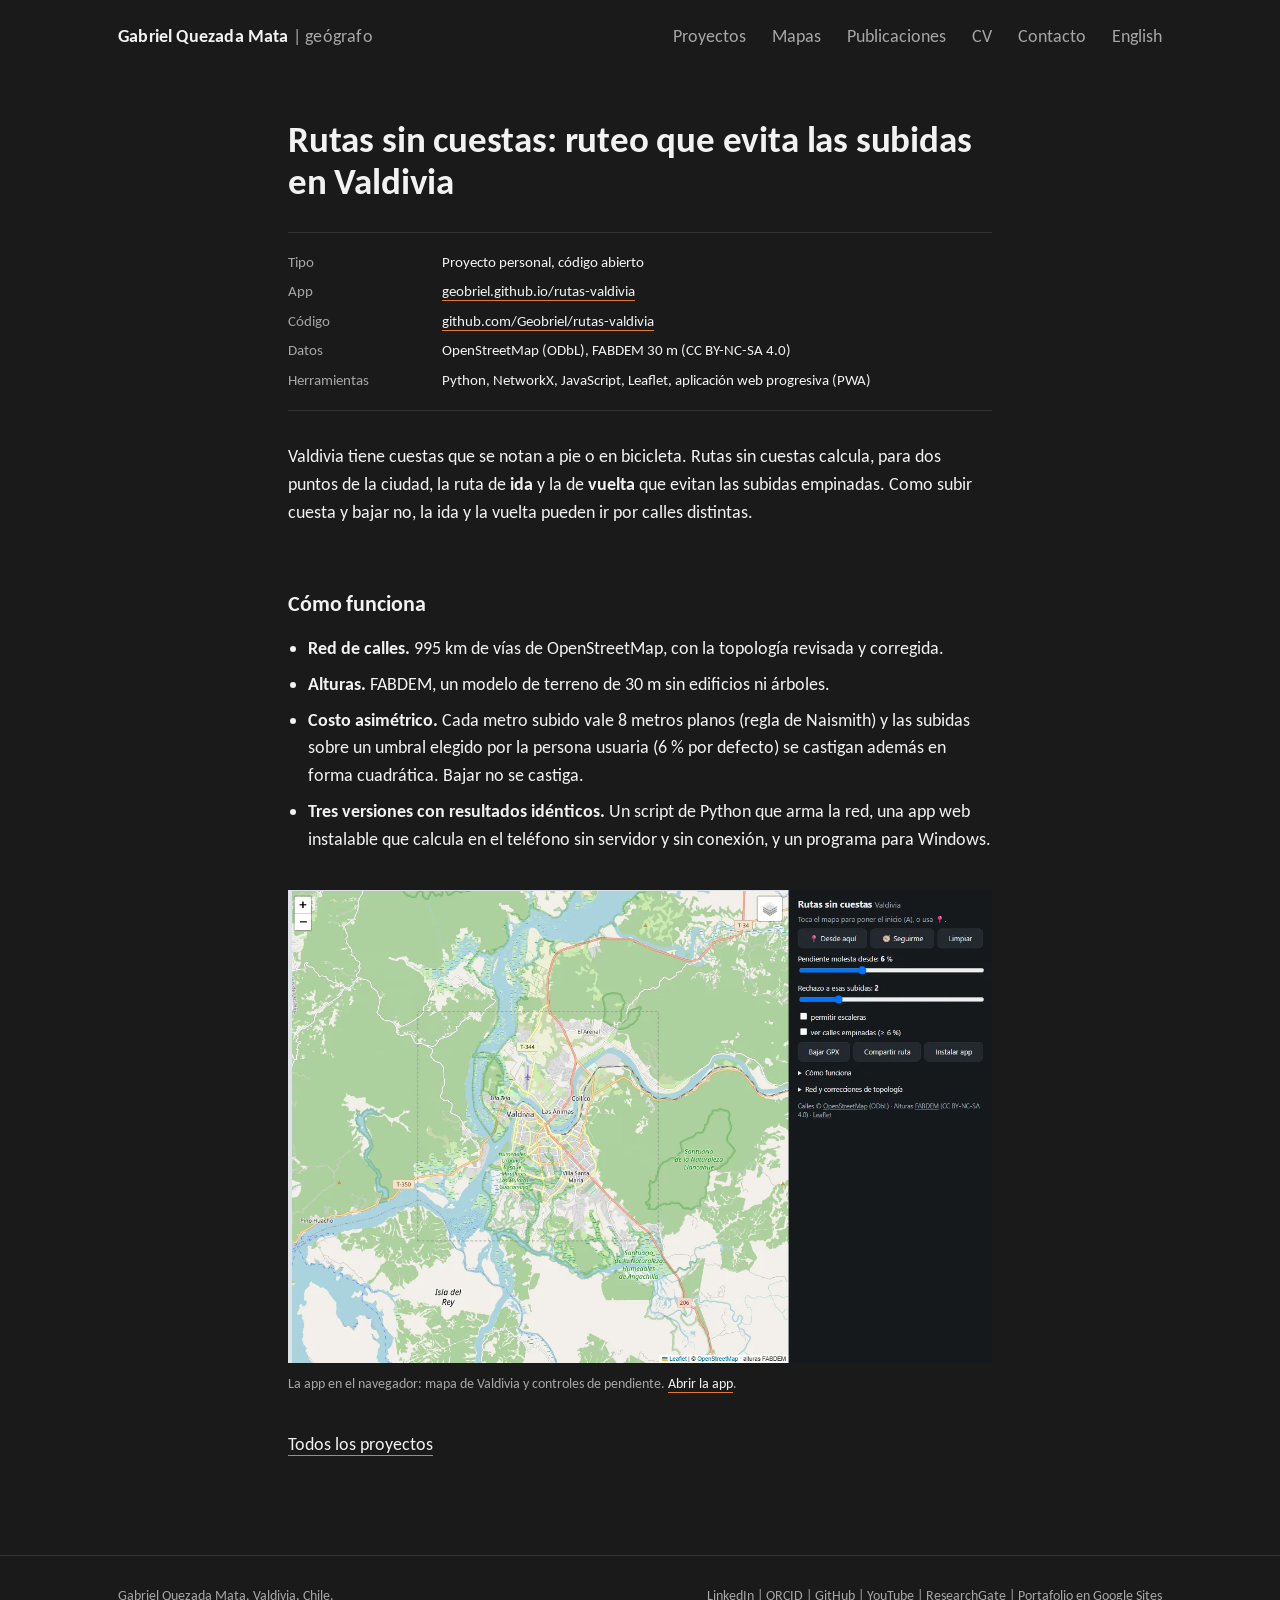
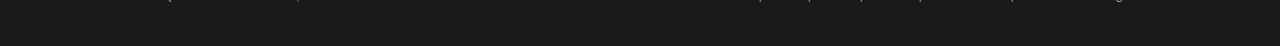
<file: proyectos/rutas-sin-cuestas/index.html>
<!doctype html>
<html lang="es">
<head>
<meta charset="utf-8">
<meta name="viewport" content="width=device-width, initial-scale=1">
<title>Rutas sin cuestas: ruteo que evita las subidas en Valdivia | Gabriel Quezada Mata, geógrafo</title>
<meta name="description" content="Rutas sin cuestas: app de ruteo en Valdivia que evita subidas empinadas con OpenStreetMap y el modelo de elevación FABDEM. Proyecto de Gabriel Quezada Mata, geógrafo.">
<meta name="author" content="Gabriel Quezada Mata">
<link rel="canonical" href="https://geobriel.github.io/proyectos/rutas-sin-cuestas/">
<meta property="og:type" content="article">
<meta property="og:site_name" content="Gabriel Quezada Mata">
<meta property="og:title" content="Rutas sin cuestas: ruteo que evita las subidas en Valdivia | Gabriel Quezada Mata, geógrafo">
<meta property="og:description" content="Rutas sin cuestas: app de ruteo en Valdivia que evita subidas empinadas con OpenStreetMap y el modelo de elevación FABDEM. Proyecto de Gabriel Quezada Mata, geógrafo.">
<meta property="og:url" content="https://geobriel.github.io/proyectos/rutas-sin-cuestas/">
<meta property="og:image" content="https://geobriel.github.io/img/rutas-sin-cuestas-valdivia.webp">
<meta property="og:locale" content="es_CL">
<meta name="twitter:card" content="summary_large_image">
<link rel="icon" href="/favicon.svg" type="image/svg+xml">
<link rel="icon" href="/favicon.png" type="image/png" sizes="192x192">
<link rel="apple-touch-icon" href="/apple-touch-icon.png">
<meta name="theme-color" content="#161616">
<link rel="preconnect" href="https://fonts.googleapis.com"><link rel="preconnect" href="https://fonts.gstatic.com" crossorigin>
<link href="https://fonts.googleapis.com/css2?family=Carlito:wght@400;700&display=swap" rel="stylesheet">
<link rel="stylesheet" href="/assets/estilo.css?v=9bd65fe9">

<script type="application/ld+json">
{
 "@context": "https://schema.org",
 "@graph": [
  {
   "@type": "Person",
   "@id": "https://geobriel.github.io/#persona",
   "name": "Gabriel Quezada Mata",
   "givenName": "Gabriel",
   "familyName": "Quezada Mata",
   "alternateName": [
    "Gabriel Quezada",
    "Gabriel Quezada M.",
    "Geobriel"
   ],
   "url": "https://geobriel.github.io/",
   "image": "https://geobriel.github.io/img/gabriel-quezada-mata-geografo.jpg",
   "jobTitle": "Geógrafo",
   "sameAs": [
    "https://www.linkedin.com/in/gabriel-quezada-mata-241925203/",
    "https://orcid.org/0000-0003-1365-8584",
    "https://github.com/Geobriel",
    "https://www.youtube.com/@trapanautica",
    "https://www.researchgate.net/profile/Gabriel-Quezada-Mata",
    "https://sites.google.com/view/gabrielquezada/p%C3%A1gina-principal"
   ]
  },
  {
   "@type": "WebSite",
   "@id": "https://geobriel.github.io/#sitio",
   "url": "https://geobriel.github.io/",
   "name": "Gabriel Quezada Mata",
   "inLanguage": "es",
   "publisher": {
    "@id": "https://geobriel.github.io/#persona"
   }
  },
  {
   "@type": "BreadcrumbList",
   "itemListElement": [
    {
     "@type": "ListItem",
     "position": 1,
     "name": "Inicio",
     "item": "https://geobriel.github.io/"
    },
    {
     "@type": "ListItem",
     "position": 2,
     "name": "Proyectos",
     "item": "https://geobriel.github.io/proyectos/"
    },
    {
     "@type": "ListItem",
     "position": 3,
     "name": "Rutas sin cuestas: ruteo que evita las subidas en Valdivia",
     "item": "https://geobriel.github.io/proyectos/rutas-sin-cuestas/"
    }
   ]
  },
  {
   "@type": "CreativeWork",
   "name": "Rutas sin cuestas: ruteo que evita las subidas en Valdivia",
   "description": "Rutas sin cuestas: app de ruteo en Valdivia que evita subidas empinadas con OpenStreetMap y el modelo de elevación FABDEM. Proyecto de Gabriel Quezada Mata, geógrafo.",
   "url": "https://geobriel.github.io/proyectos/rutas-sin-cuestas/",
   "image": "https://geobriel.github.io/img/rutas-sin-cuestas-valdivia.webp",
   "creator": {
    "@id": "https://geobriel.github.io/#persona"
   },
   "keywords": "Análisis de redes, OpenStreetMap, FABDEM, JavaScript, Python",
   "inLanguage": "es"
  }
 ]
}
</script>
</head>
<body>
<a class="saltar" href="#contenido">Saltar al contenido</a>
<header class="cabecera"><div class="envoltura">
<a class="marca" href="/">Gabriel Quezada Mata <span>| geógrafo</span></a>
<nav class="nav" aria-label="Principal"><a href="/proyectos/">Proyectos</a><a href="/cartografia/">Mapas</a><a href="/publicaciones/">Publicaciones</a><a href="/cv/">CV</a><a href="/#contacto">Contacto</a><a href="/en/">English</a></nav>
</div></header>
<main id="contenido">
<div class="envoltura ficha pagina">
<h1>Rutas sin cuestas: ruteo que evita las subidas en Valdivia</h1>
<dl class="datos"><dt>Tipo</dt><dd>Proyecto personal, código abierto</dd><dt>App</dt><dd><a href="https://geobriel.github.io/rutas-valdivia/">geobriel.github.io/rutas-valdivia</a></dd><dt>Código</dt><dd><a href="https://github.com/Geobriel/rutas-valdivia">github.com/Geobriel/rutas-valdivia</a></dd><dt>Datos</dt><dd>OpenStreetMap (ODbL), FABDEM 30 m (CC BY-NC-SA 4.0)</dd><dt>Herramientas</dt><dd>Python, NetworkX, JavaScript, Leaflet, aplicación web progresiva (PWA)</dd></dl>

<p>Valdivia tiene cuestas que se notan a pie o en bicicleta. Rutas sin cuestas calcula, para dos puntos de la ciudad, la ruta de <strong>ida</strong> y la de <strong>vuelta</strong> que evitan las subidas empinadas. Como subir cuesta y bajar no, la ida y la vuelta pueden ir por calles distintas.</p>
<h2>Cómo funciona</h2>
<ul>
<li><strong>Red de calles.</strong> 995 km de vías de OpenStreetMap, con la topología revisada y corregida.</li>
<li><strong>Alturas.</strong> FABDEM, un modelo de terreno de 30 m sin edificios ni árboles.</li>
<li><strong>Costo asimétrico.</strong> Cada metro subido vale 8 metros planos (regla de Naismith) y las subidas sobre un umbral elegido por la persona usuaria (6 % por defecto) se castigan además en forma cuadrática. Bajar no se castiga.</li>
<li><strong>Tres versiones con resultados idénticos.</strong> Un script de Python que arma la red, una app web instalable que calcula en el teléfono sin servidor y sin conexión, y un programa para Windows.</li>
</ul>
<figure><img src="/img/rutas-sin-cuestas-valdivia.webp" alt="Interfaz de la app Rutas sin cuestas sobre el mapa de Valdivia" width="1280" height="860" loading="lazy" decoding="async"><figcaption>La app en el navegador: mapa de Valdivia y controles de pendiente. <a href="https://geobriel.github.io/rutas-valdivia/">Abrir la app</a>.</figcaption></figure>
<p><a href="/proyectos/">Todos los proyectos</a></p>
</div>
</main>
<footer class="pie"><div class="envoltura">
<span>Gabriel Quezada Mata. Valdivia, Chile.</span>
<span><a href="https://www.linkedin.com/in/gabriel-quezada-mata-241925203/" rel="me">LinkedIn</a> | <a href="https://orcid.org/0000-0003-1365-8584" rel="me">ORCID</a> | <a href="https://github.com/Geobriel" rel="me">GitHub</a> | <a href="https://www.youtube.com/@trapanautica" rel="me">YouTube</a> | <a href="https://www.researchgate.net/profile/Gabriel-Quezada-Mata" rel="me">ResearchGate</a> | <a href="https://sites.google.com/view/gabrielquezada/p%C3%A1gina-principal" rel="me">Portafolio en Google Sites</a></span>
</div></footer>
</body>
</html>
</file>
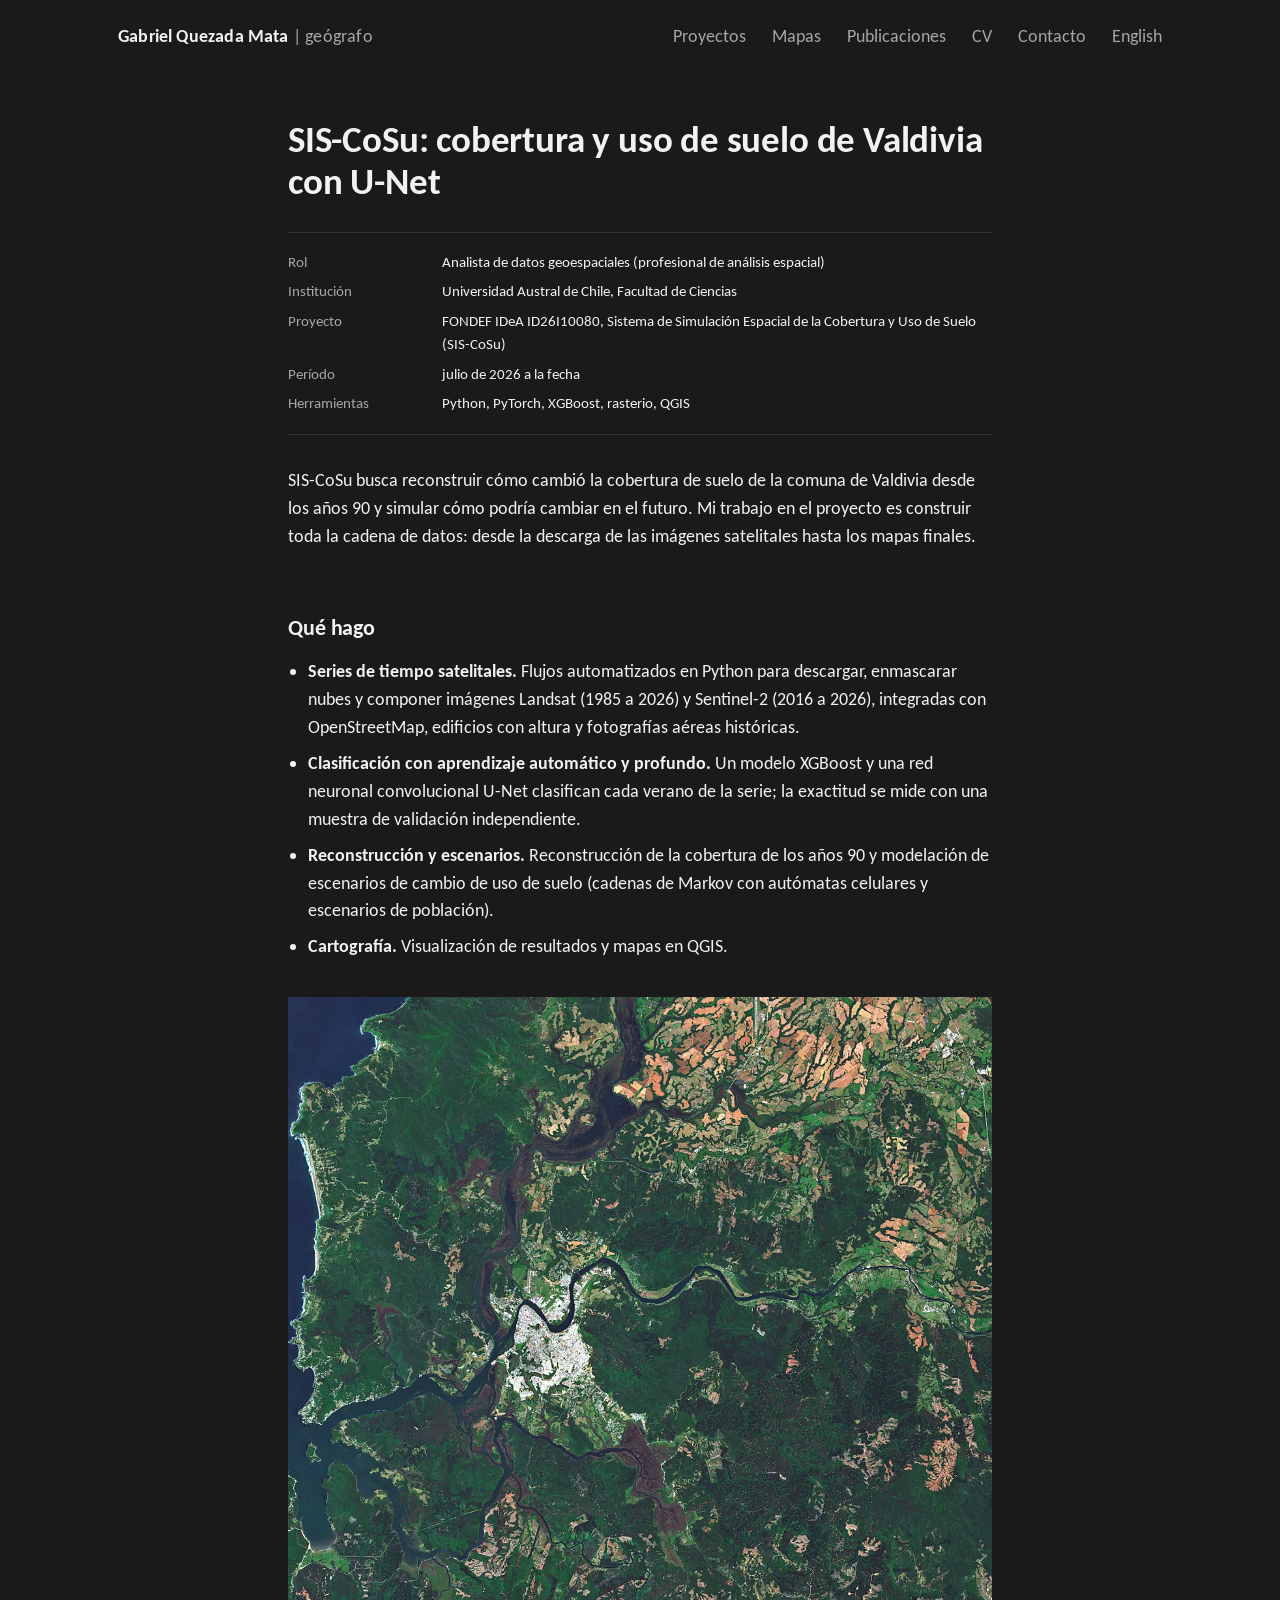
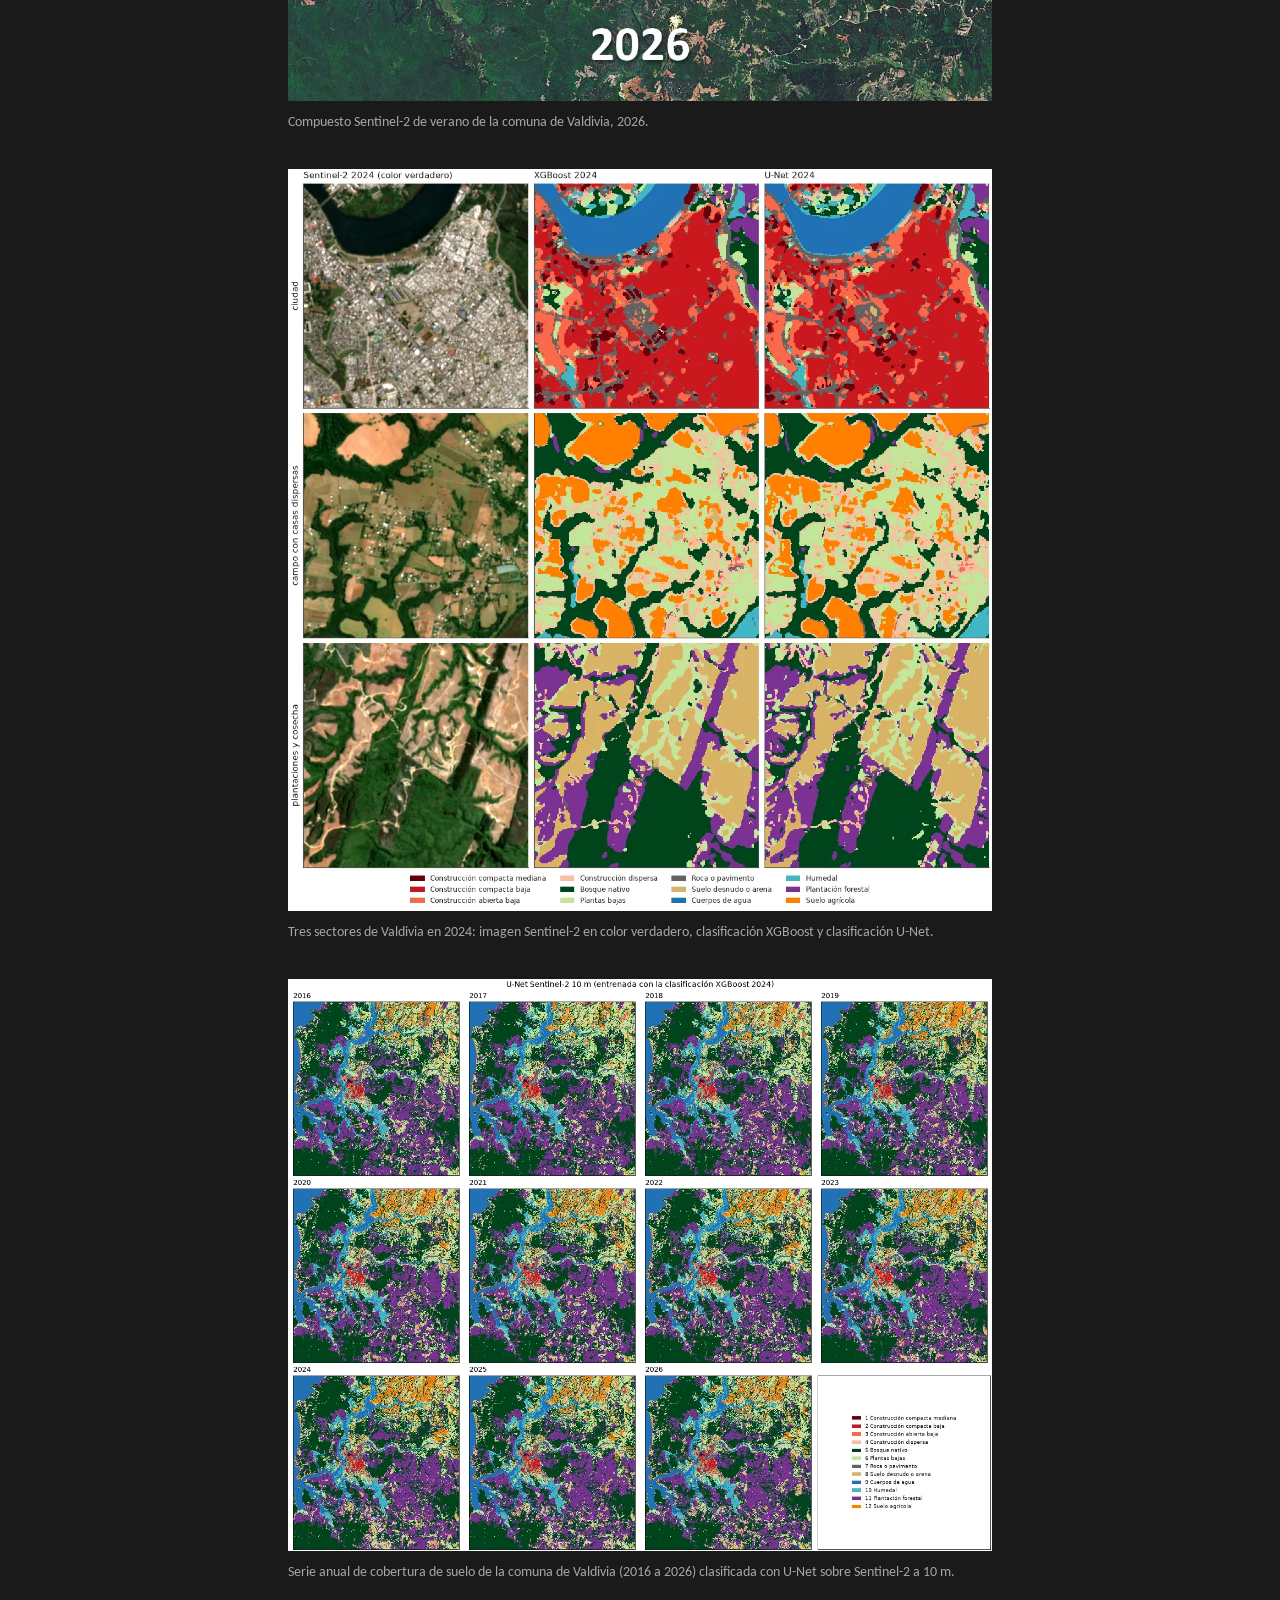
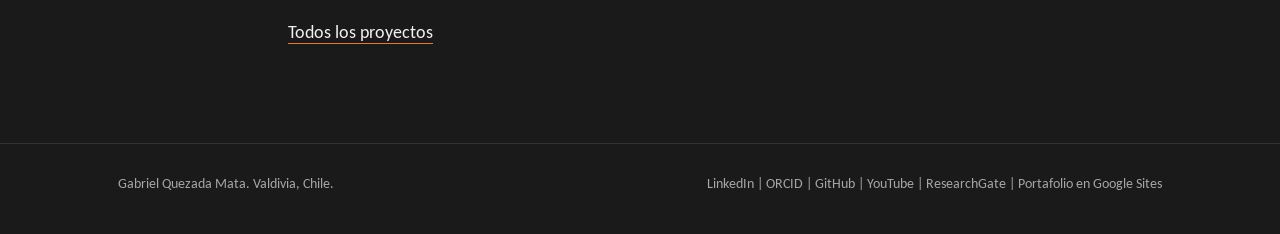
<file: proyectos/sis-cosu/index.html>
<!doctype html>
<html lang="es">
<head>
<meta charset="utf-8">
<meta name="viewport" content="width=device-width, initial-scale=1">
<title>SIS-CoSu: cobertura y uso de suelo de Valdivia con U-Net | Gabriel Quezada Mata, geógrafo</title>
<meta name="description" content="Proyecto FONDEF IDeA SIS-CoSu de la Universidad Austral de Chile: clasificación de cobertura de suelo de Valdivia con U-Net, Landsat y Sentinel-2, por el geógrafo Gabriel Quezada Mata.">
<meta name="author" content="Gabriel Quezada Mata">
<link rel="canonical" href="https://geobriel.github.io/proyectos/sis-cosu/">
<meta property="og:type" content="article">
<meta property="og:site_name" content="Gabriel Quezada Mata">
<meta property="og:title" content="SIS-CoSu: cobertura y uso de suelo de Valdivia con U-Net | Gabriel Quezada Mata, geógrafo">
<meta property="og:description" content="Proyecto FONDEF IDeA SIS-CoSu de la Universidad Austral de Chile: clasificación de cobertura de suelo de Valdivia con U-Net, Landsat y Sentinel-2, por el geógrafo Gabriel Quezada Mata.">
<meta property="og:url" content="https://geobriel.github.io/proyectos/sis-cosu/">
<meta property="og:image" content="https://geobriel.github.io/img/siscosu-unet-xgboost-detalle.webp">
<meta property="og:locale" content="es_CL">
<meta name="twitter:card" content="summary_large_image">
<link rel="icon" href="/favicon.svg" type="image/svg+xml">
<link rel="icon" href="/favicon.png" type="image/png" sizes="192x192">
<link rel="apple-touch-icon" href="/apple-touch-icon.png">
<meta name="theme-color" content="#161616">
<link rel="preconnect" href="https://fonts.googleapis.com"><link rel="preconnect" href="https://fonts.gstatic.com" crossorigin>
<link href="https://fonts.googleapis.com/css2?family=Carlito:wght@400;700&display=swap" rel="stylesheet">
<link rel="stylesheet" href="/assets/estilo.css?v=9bd65fe9">

<script type="application/ld+json">
{
 "@context": "https://schema.org",
 "@graph": [
  {
   "@type": "Person",
   "@id": "https://geobriel.github.io/#persona",
   "name": "Gabriel Quezada Mata",
   "givenName": "Gabriel",
   "familyName": "Quezada Mata",
   "alternateName": [
    "Gabriel Quezada",
    "Gabriel Quezada M.",
    "Geobriel"
   ],
   "url": "https://geobriel.github.io/",
   "image": "https://geobriel.github.io/img/gabriel-quezada-mata-geografo.jpg",
   "jobTitle": "Geógrafo",
   "sameAs": [
    "https://www.linkedin.com/in/gabriel-quezada-mata-241925203/",
    "https://orcid.org/0000-0003-1365-8584",
    "https://github.com/Geobriel",
    "https://www.youtube.com/@trapanautica",
    "https://www.researchgate.net/profile/Gabriel-Quezada-Mata",
    "https://sites.google.com/view/gabrielquezada/p%C3%A1gina-principal"
   ]
  },
  {
   "@type": "WebSite",
   "@id": "https://geobriel.github.io/#sitio",
   "url": "https://geobriel.github.io/",
   "name": "Gabriel Quezada Mata",
   "inLanguage": "es",
   "publisher": {
    "@id": "https://geobriel.github.io/#persona"
   }
  },
  {
   "@type": "BreadcrumbList",
   "itemListElement": [
    {
     "@type": "ListItem",
     "position": 1,
     "name": "Inicio",
     "item": "https://geobriel.github.io/"
    },
    {
     "@type": "ListItem",
     "position": 2,
     "name": "Proyectos",
     "item": "https://geobriel.github.io/proyectos/"
    },
    {
     "@type": "ListItem",
     "position": 3,
     "name": "SIS-CoSu: cobertura y uso de suelo de Valdivia con U-Net",
     "item": "https://geobriel.github.io/proyectos/sis-cosu/"
    }
   ]
  },
  {
   "@type": "CreativeWork",
   "name": "SIS-CoSu: cobertura y uso de suelo de Valdivia con U-Net",
   "description": "Proyecto FONDEF IDeA SIS-CoSu de la Universidad Austral de Chile: clasificación de cobertura de suelo de Valdivia con U-Net, Landsat y Sentinel-2, por el geógrafo Gabriel Quezada Mata.",
   "url": "https://geobriel.github.io/proyectos/sis-cosu/",
   "image": "https://geobriel.github.io/img/siscosu-unet-xgboost-detalle.webp",
   "creator": {
    "@id": "https://geobriel.github.io/#persona"
   },
   "keywords": "Teledetección, U-Net, XGBoost, Landsat, Sentinel-2, Python",
   "inLanguage": "es"
  }
 ]
}
</script>
</head>
<body>
<a class="saltar" href="#contenido">Saltar al contenido</a>
<header class="cabecera"><div class="envoltura">
<a class="marca" href="/">Gabriel Quezada Mata <span>| geógrafo</span></a>
<nav class="nav" aria-label="Principal"><a href="/proyectos/">Proyectos</a><a href="/cartografia/">Mapas</a><a href="/publicaciones/">Publicaciones</a><a href="/cv/">CV</a><a href="/#contacto">Contacto</a><a href="/en/">English</a></nav>
</div></header>
<main id="contenido">
<div class="envoltura ficha pagina">
<h1>SIS-CoSu: cobertura y uso de suelo de Valdivia con U-Net</h1>
<dl class="datos"><dt>Rol</dt><dd>Analista de datos geoespaciales (profesional de análisis espacial)</dd><dt>Institución</dt><dd>Universidad Austral de Chile, Facultad de Ciencias</dd><dt>Proyecto</dt><dd>FONDEF IDeA ID26I10080, Sistema de Simulación Espacial de la Cobertura y Uso de Suelo (SIS-CoSu)</dd><dt>Período</dt><dd>julio de 2026 a la fecha</dd><dt>Herramientas</dt><dd>Python, PyTorch, XGBoost, rasterio, QGIS</dd></dl>

<p>SIS-CoSu busca reconstruir cómo cambió la cobertura de suelo de la comuna de Valdivia desde los años 90 y simular cómo podría cambiar en el futuro. Mi trabajo en el proyecto es construir toda la cadena de datos: desde la descarga de las imágenes satelitales hasta los mapas finales.</p>
<h2>Qué hago</h2>
<ul>
<li><strong>Series de tiempo satelitales.</strong> Flujos automatizados en Python para descargar, enmascarar nubes y componer imágenes Landsat (1985 a 2026) y Sentinel-2 (2016 a 2026), integradas con OpenStreetMap, edificios con altura y fotografías aéreas históricas.</li>
<li><strong>Clasificación con aprendizaje automático y profundo.</strong> Un modelo XGBoost y una red neuronal convolucional U-Net clasifican cada verano de la serie; la exactitud se mide con una muestra de validación independiente.</li>
<li><strong>Reconstrucción y escenarios.</strong> Reconstrucción de la cobertura de los años 90 y modelación de escenarios de cambio de uso de suelo (cadenas de Markov con autómatas celulares y escenarios de población).</li>
<li><strong>Cartografía.</strong> Visualización de resultados y mapas en QGIS.</li>
</ul>
<figure><img src="/img/valdivia-sentinel2-2026.webp" alt="Imagen satelital Sentinel-2 de la comuna de Valdivia en el verano de 2026" width="1080" height="1080" loading="lazy" decoding="async"><figcaption>Compuesto Sentinel-2 de verano de la comuna de Valdivia, 2026.</figcaption></figure><figure><img src="/img/siscosu-unet-xgboost-detalle.webp" alt="Comparación de Sentinel-2, XGBoost y U-Net en tres sectores de Valdivia, 2024" width="1210" height="1276" loading="lazy" decoding="async"><figcaption>Tres sectores de Valdivia en 2024: imagen Sentinel-2 en color verdadero, clasificación XGBoost y clasificación U-Net.</figcaption></figure><figure><img src="/img/siscosu-serie-unet.webp" alt="Serie de clasificaciones U-Net de la comuna de Valdivia de 2016 a 2026" width="1280" height="1040" loading="lazy" decoding="async"><figcaption>Serie anual de cobertura de suelo de la comuna de Valdivia (2016 a 2026) clasificada con U-Net sobre Sentinel-2 a 10 m.</figcaption></figure>
<p><a href="/proyectos/">Todos los proyectos</a></p>
</div>
</main>
<footer class="pie"><div class="envoltura">
<span>Gabriel Quezada Mata. Valdivia, Chile.</span>
<span><a href="https://www.linkedin.com/in/gabriel-quezada-mata-241925203/" rel="me">LinkedIn</a> | <a href="https://orcid.org/0000-0003-1365-8584" rel="me">ORCID</a> | <a href="https://github.com/Geobriel" rel="me">GitHub</a> | <a href="https://www.youtube.com/@trapanautica" rel="me">YouTube</a> | <a href="https://www.researchgate.net/profile/Gabriel-Quezada-Mata" rel="me">ResearchGate</a> | <a href="https://sites.google.com/view/gabrielquezada/p%C3%A1gina-principal" rel="me">Portafolio en Google Sites</a></span>
</div></footer>
</body>
</html>
</file>
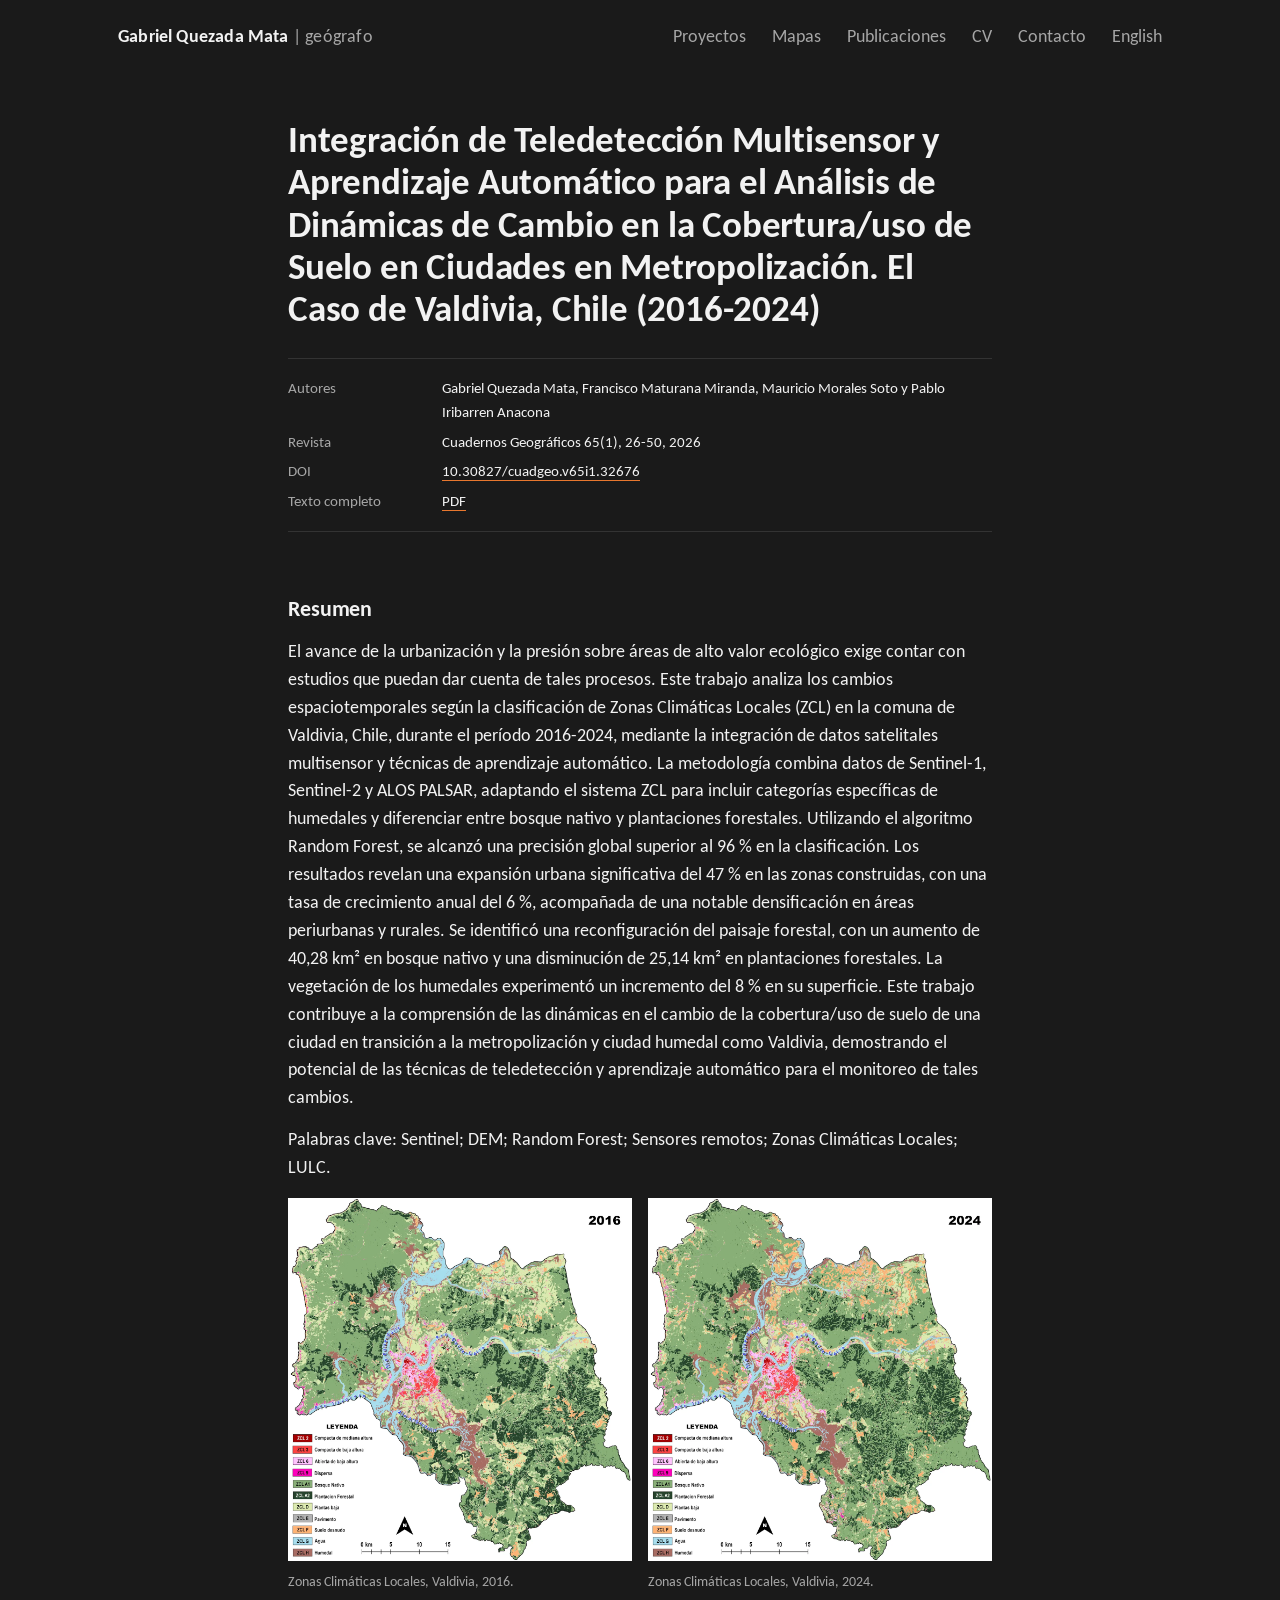
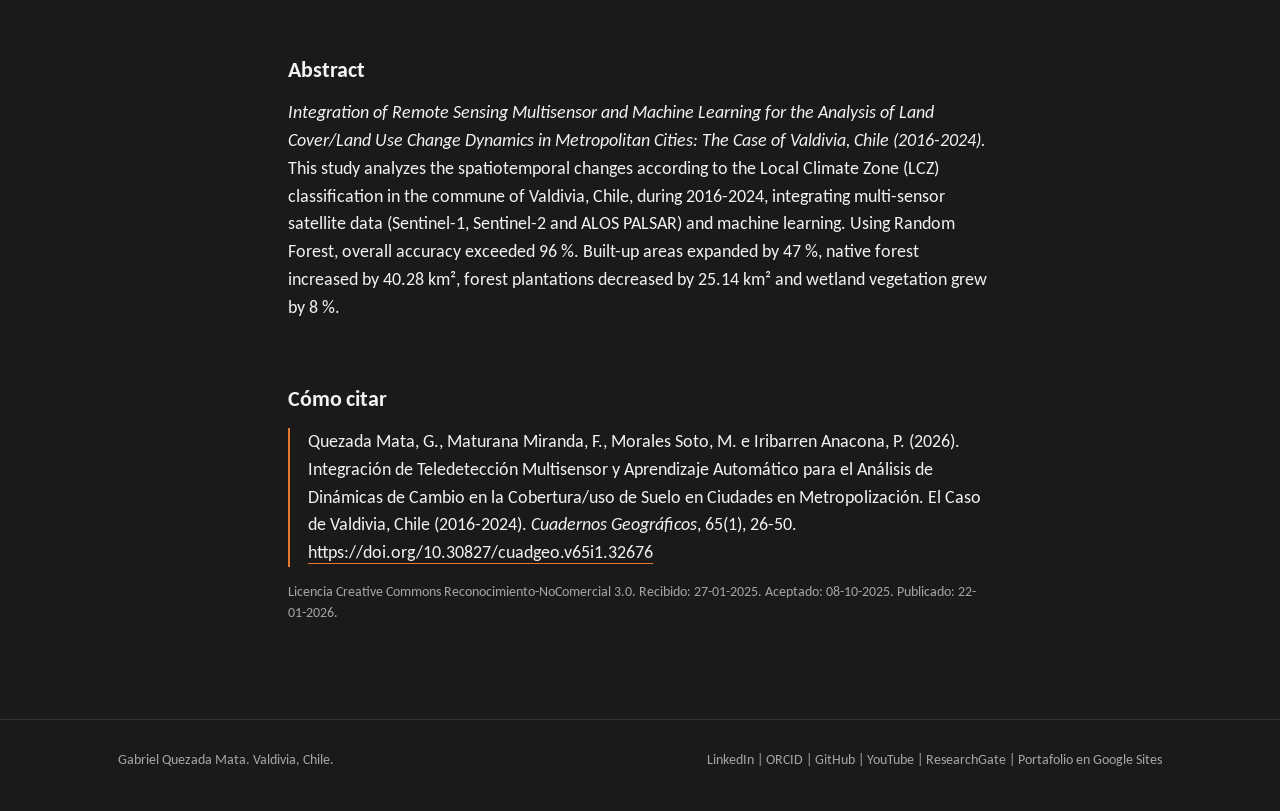
<file: publicaciones/cambio-cobertura-suelo-valdivia-2016-2024/index.html>
<!doctype html>
<html lang="es">
<head>
<meta charset="utf-8">
<meta name="viewport" content="width=device-width, initial-scale=1">
<title>Cambio de cobertura de suelo en Valdivia 2016-2024 | Gabriel Quezada Mata et al., Cuadernos Geográficos</title>
<meta name="description" content="Artículo de Gabriel Quezada Mata y otros en Cuadernos Geográficos (2026): teledetección multisensor y Random Forest para analizar el cambio de cobertura de suelo en Valdivia, Chile, 2016-2024.">
<meta name="author" content="Gabriel Quezada Mata">
<link rel="canonical" href="https://geobriel.github.io/publicaciones/cambio-cobertura-suelo-valdivia-2016-2024/">
<meta property="og:type" content="article">
<meta property="og:site_name" content="Gabriel Quezada Mata">
<meta property="og:title" content="Cambio de cobertura de suelo en Valdivia 2016-2024 | Gabriel Quezada Mata et al., Cuadernos Geográficos">
<meta property="og:description" content="Artículo de Gabriel Quezada Mata y otros en Cuadernos Geográficos (2026): teledetección multisensor y Random Forest para analizar el cambio de cobertura de suelo en Valdivia, Chile, 2016-2024.">
<meta property="og:url" content="https://geobriel.github.io/publicaciones/cambio-cobertura-suelo-valdivia-2016-2024/">
<meta property="og:image" content="https://geobriel.github.io/img/valdivia-zonas-climaticas-locales-2024.webp">
<meta property="og:locale" content="es_CL">
<meta name="twitter:card" content="summary_large_image">
<link rel="icon" href="/favicon.svg" type="image/svg+xml">
<link rel="icon" href="/favicon.png" type="image/png" sizes="192x192">
<link rel="apple-touch-icon" href="/apple-touch-icon.png">
<meta name="theme-color" content="#161616">
<link rel="preconnect" href="https://fonts.googleapis.com"><link rel="preconnect" href="https://fonts.gstatic.com" crossorigin>
<link href="https://fonts.googleapis.com/css2?family=Carlito:wght@400;700&display=swap" rel="stylesheet">
<link rel="stylesheet" href="/assets/estilo.css?v=9bd65fe9">
<meta name="citation_title" content="Integración de Teledetección Multisensor y Aprendizaje Automático para el Análisis de Dinámicas de Cambio en la Cobertura/uso de Suelo en Ciudades en Metropolización. El Caso de Valdivia, Chile (2016-2024)">
<meta name="citation_author" content="Quezada Mata, Gabriel">
<meta name="citation_author_institution" content="Universidad Austral de Chile">
<meta name="citation_author" content="Maturana Miranda, Francisco">
<meta name="citation_author" content="Morales Soto, Mauricio">
<meta name="citation_author" content="Iribarren Anacona, Pablo">
<meta name="citation_publication_date" content="2026/01/22">
<meta name="citation_journal_title" content="Cuadernos Geográficos">
<meta name="citation_issn" content="2340-0129">
<meta name="citation_volume" content="65">
<meta name="citation_issue" content="1">
<meta name="citation_firstpage" content="26">
<meta name="citation_lastpage" content="50">
<meta name="citation_doi" content="10.30827/cuadgeo.v65i1.32676">
<meta name="citation_language" content="es">
<meta name="citation_pdf_url" content="https://geobriel.github.io/publicaciones/quezada-mata-2026-cuadernos-geograficos.pdf">
<script type="application/ld+json">
{
 "@context": "https://schema.org",
 "@graph": [
  {
   "@type": "Person",
   "@id": "https://geobriel.github.io/#persona",
   "name": "Gabriel Quezada Mata",
   "givenName": "Gabriel",
   "familyName": "Quezada Mata",
   "alternateName": [
    "Gabriel Quezada",
    "Gabriel Quezada M.",
    "Geobriel"
   ],
   "url": "https://geobriel.github.io/",
   "image": "https://geobriel.github.io/img/gabriel-quezada-mata-geografo.jpg",
   "jobTitle": "Geógrafo",
   "sameAs": [
    "https://www.linkedin.com/in/gabriel-quezada-mata-241925203/",
    "https://orcid.org/0000-0003-1365-8584",
    "https://github.com/Geobriel",
    "https://www.youtube.com/@trapanautica",
    "https://www.researchgate.net/profile/Gabriel-Quezada-Mata",
    "https://sites.google.com/view/gabrielquezada/p%C3%A1gina-principal"
   ]
  },
  {
   "@type": "WebSite",
   "@id": "https://geobriel.github.io/#sitio",
   "url": "https://geobriel.github.io/",
   "name": "Gabriel Quezada Mata",
   "inLanguage": "es",
   "publisher": {
    "@id": "https://geobriel.github.io/#persona"
   }
  },
  {
   "@type": "BreadcrumbList",
   "itemListElement": [
    {
     "@type": "ListItem",
     "position": 1,
     "name": "Inicio",
     "item": "https://geobriel.github.io/"
    },
    {
     "@type": "ListItem",
     "position": 2,
     "name": "Publicaciones",
     "item": "https://geobriel.github.io/publicaciones/"
    },
    {
     "@type": "ListItem",
     "position": 3,
     "name": "Valdivia 2016-2024",
     "item": "https://geobriel.github.io/publicaciones/cambio-cobertura-suelo-valdivia-2016-2024/"
    }
   ]
  },
  {
   "@type": "ScholarlyArticle",
   "headline": "Integración de Teledetección Multisensor y Aprendizaje Automático para el Análisis de Dinámicas de Cambio en l",
   "name": "Integración de Teledetección Multisensor y Aprendizaje Automático para el Análisis de Dinámicas de Cambio en la Cobertura/uso de Suelo en Ciudades en Metropolización. El Caso de Valdivia, Chile (2016-2024)",
   "alternativeHeadline": "Integration of Remote Sensing Multisensor and Machine Learning for the Analysis of Land Cover/Land Use Change Dynamics in Metropolitan Cities: The Case of Valdivia, Chile (2016-2024)",
   "datePublished": "2026-01-22",
   "inLanguage": "es",
   "author": [
    {
     "@id": "https://geobriel.github.io/#persona"
    },
    {
     "@type": "Person",
     "name": "Francisco Maturana Miranda"
    },
    {
     "@type": "Person",
     "name": "Mauricio Morales Soto"
    },
    {
     "@type": "Person",
     "name": "Pablo Iribarren Anacona"
    }
   ],
   "isPartOf": {
    "@type": "PublicationIssue",
    "issueNumber": "1",
    "isPartOf": {
     "@type": "PublicationVolume",
     "volumeNumber": "65",
     "isPartOf": {
      "@type": "Periodical",
      "name": "Cuadernos Geográficos",
      "issn": "2340-0129"
     }
    }
   },
   "pageStart": "26",
   "pageEnd": "50",
   "sameAs": "https://doi.org/10.30827/cuadgeo.v65i1.32676",
   "identifier": {
    "@type": "PropertyValue",
    "propertyID": "DOI",
    "value": "10.30827/cuadgeo.v65i1.32676"
   },
   "license": "https://creativecommons.org/licenses/by-nc/3.0/",
   "image": "https://geobriel.github.io/img/valdivia-zonas-climaticas-locales-2024.webp",
   "keywords": "Sentinel, DEM, Random Forest, sensores remotos, Zonas Climáticas Locales, LULC, Valdivia"
  }
 ]
}
</script>
</head>
<body>
<a class="saltar" href="#contenido">Saltar al contenido</a>
<header class="cabecera"><div class="envoltura">
<a class="marca" href="/">Gabriel Quezada Mata <span>| geógrafo</span></a>
<nav class="nav" aria-label="Principal"><a href="/proyectos/">Proyectos</a><a href="/cartografia/">Mapas</a><a href="/publicaciones/">Publicaciones</a><a href="/cv/">CV</a><a href="/#contacto">Contacto</a><a href="/en/">English</a></nav>
</div></header>
<main id="contenido">
<div class="envoltura ficha pagina">
<h1>Integración de Teledetección Multisensor y Aprendizaje Automático para el Análisis de Dinámicas de Cambio en la Cobertura/uso de Suelo en Ciudades en Metropolización. El Caso de Valdivia, Chile (2016-2024)</h1>
<dl class="datos"><dt>Autores</dt><dd>Gabriel Quezada Mata, Francisco Maturana Miranda, Mauricio Morales Soto y Pablo Iribarren Anacona</dd>
<dt>Revista</dt><dd>Cuadernos Geográficos 65(1), 26-50, 2026</dd>
<dt>DOI</dt><dd><a href="https://doi.org/10.30827/cuadgeo.v65i1.32676">10.30827/cuadgeo.v65i1.32676</a></dd>
<dt>Texto completo</dt><dd><a href="/publicaciones/quezada-mata-2026-cuadernos-geograficos.pdf">PDF</a></dd></dl>
<h2>Resumen</h2>
<p>El avance de la urbanización y la presión sobre áreas de alto valor ecológico exige contar con estudios que puedan dar cuenta de tales procesos. Este trabajo analiza los cambios espaciotemporales según la clasificación de Zonas Climáticas Locales (ZCL) en la comuna de Valdivia, Chile, durante el período 2016-2024, mediante la integración de datos satelitales multisensor y técnicas de aprendizaje automático. La metodología combina datos de Sentinel-1, Sentinel-2 y ALOS PALSAR, adaptando el sistema ZCL para incluir categorías específicas de humedales y diferenciar entre bosque nativo y plantaciones forestales. Utilizando el algoritmo Random Forest, se alcanzó una precisión global superior al 96 % en la clasificación. Los resultados revelan una expansión urbana significativa del 47 % en las zonas construidas, con una tasa de crecimiento anual del 6 %, acompañada de una notable densificación en áreas periurbanas y rurales. Se identificó una reconfiguración del paisaje forestal, con un aumento de 40,28 km² en bosque nativo y una disminución de 25,14 km² en plantaciones forestales. La vegetación de los humedales experimentó un incremento del 8 % en su superficie. Este trabajo contribuye a la comprensión de las dinámicas en el cambio de la cobertura/uso de suelo de una ciudad en transición a la metropolización y ciudad humedal como Valdivia, demostrando el potencial de las técnicas de teledetección y aprendizaje automático para el monitoreo de tales cambios.</p>
<p>Palabras clave: Sentinel; DEM; Random Forest; Sensores remotos; Zonas Climáticas Locales; LULC.</p>
<div class="galeria"><figure><img src="/img/valdivia-zonas-climaticas-locales-2016.webp" alt="Mapa de Zonas Climáticas Locales de la comuna de Valdivia en 2016" width="1280" height="1352" loading="lazy" decoding="async"><figcaption>Zonas Climáticas Locales, Valdivia, 2016.</figcaption></figure><figure><img src="/img/valdivia-zonas-climaticas-locales-2024-mapa.webp" alt="Mapa de Zonas Climáticas Locales de la comuna de Valdivia en 2024" width="1280" height="1352" loading="lazy" decoding="async"><figcaption>Zonas Climáticas Locales, Valdivia, 2024.</figcaption></figure></div>
<h2 lang="en">Abstract</h2>
<p lang="en"><em>Integration of Remote Sensing Multisensor and Machine Learning for the Analysis of Land Cover/Land Use Change Dynamics in Metropolitan Cities: The Case of Valdivia, Chile (2016-2024).</em> This study analyzes the spatiotemporal changes according to the Local Climate Zone (LCZ) classification in the commune of Valdivia, Chile, during 2016-2024, integrating multi-sensor satellite data (Sentinel-1, Sentinel-2 and ALOS PALSAR) and machine learning. Using Random Forest, overall accuracy exceeded 96 %. Built-up areas expanded by 47 %, native forest increased by 40.28 km², forest plantations decreased by 25.14 km² and wetland vegetation grew by 8 %.</p>
<h2>Cómo citar</h2>
<p class="referencia">Quezada Mata, G., Maturana Miranda, F., Morales Soto, M. e Iribarren Anacona, P. (2026). Integración de Teledetección Multisensor y Aprendizaje Automático para el Análisis de Dinámicas de Cambio en la Cobertura/uso de Suelo en Ciudades en Metropolización. El Caso de Valdivia, Chile (2016-2024). <em>Cuadernos Geográficos</em>, 65(1), 26-50. <a href="https://doi.org/10.30827/cuadgeo.v65i1.32676">https://doi.org/10.30827/cuadgeo.v65i1.32676</a></p>
<p style="font-size:.85rem;color:var(--texto-2)">Licencia Creative Commons Reconocimiento-NoComercial 3.0. Recibido: 27-01-2025. Aceptado: 08-10-2025. Publicado: 22-01-2026.</p>
</div>
</main>
<footer class="pie"><div class="envoltura">
<span>Gabriel Quezada Mata. Valdivia, Chile.</span>
<span><a href="https://www.linkedin.com/in/gabriel-quezada-mata-241925203/" rel="me">LinkedIn</a> | <a href="https://orcid.org/0000-0003-1365-8584" rel="me">ORCID</a> | <a href="https://github.com/Geobriel" rel="me">GitHub</a> | <a href="https://www.youtube.com/@trapanautica" rel="me">YouTube</a> | <a href="https://www.researchgate.net/profile/Gabriel-Quezada-Mata" rel="me">ResearchGate</a> | <a href="https://sites.google.com/view/gabrielquezada/p%C3%A1gina-principal" rel="me">Portafolio en Google Sites</a></span>
</div></footer>
</body>
</html>
</file>
<file: assets/estilo.css>
/* =====================================================================================
   COLORES Y LETRA DEL SITIO
   Para cambiar el aspecto de todo el sitio, edita solo estas líneas.
   Los colores van en formato hexadecimal (#rrggbb). Puedes elegirlos en https://htmlcolorcodes.com
   ===================================================================================== */
:root{
  --fondo:    #1a1a1a;   /* fondo de la página (gris casi negro) */
  --fondo-2:  #232323;   /* fondo de cajas y menús desplegables */
  --texto:    #f2f2f2;   /* texto principal (blanco) */
  --texto-2:  #a6a6a6;   /* texto secundario: fechas, notas, pie de página */
  --linea:    #333333;   /* líneas divisorias */
  --acento:   #e8772e;   /* naranjo: enlaces, detalles y elementos activos */
  --letra:    Calibri, Carlito, "Segoe UI", sans-serif;   /* tipografía única del sitio */
  --tamano:   18px;      /* tamaño base del texto */
  --ancho:    1100px;    /* ancho máximo del contenido */
}
/* ===================================================================================== */

*{box-sizing:border-box}
html{-webkit-text-size-adjust:100%;color-scheme:dark}
body{margin:0;background:var(--fondo);color:var(--texto);font:var(--tamano)/1.55 var(--letra);-webkit-font-smoothing:antialiased}
img{max-width:100%;height:auto;display:block}
a{color:var(--texto);text-decoration:none;border-bottom:1px solid var(--acento);transition:color .15s}
a:hover{color:var(--acento)}
h1,h2,h3{font-weight:700;line-height:1.15;margin:0;letter-spacing:-.005em}
h1{font-size:2.3rem;margin-bottom:6px}
h2{font-size:1.4rem;margin:64px 0 16px}
h3{font-size:1.08rem}
p{margin:0 0 14px}
.envoltura{max-width:var(--ancho);margin:0 auto;padding:0 28px}
.saltar{position:absolute;left:-999px}.saltar:focus{left:12px;top:12px;background:var(--fondo);padding:8px;z-index:9}

/* cabecera y pie */
.cabecera .envoltura{display:flex;justify-content:space-between;align-items:baseline;gap:8px 28px;flex-wrap:wrap;padding-top:22px;padding-bottom:20px}
.marca{font-weight:700;font-size:1.15rem;border:0;letter-spacing:.01em}
.marca span{color:var(--texto-2);font-weight:400}
.nav{display:flex;gap:4px 26px;flex-wrap:wrap}
.nav a{border:0;color:var(--texto-2)}
.nav a:hover,.nav a[aria-current]{color:var(--texto)}
.nav a[aria-current]{border-bottom:1px solid var(--acento)}
.pie{margin-top:96px;padding:28px 0 40px;font-size:.9rem;color:var(--texto-2);border-top:1px solid var(--linea)}
.pie .envoltura{display:flex;justify-content:space-between;gap:8px 28px;flex-wrap:wrap}
.pie a{color:var(--texto-2);border:0}.pie a:hover{color:var(--acento)}
.pagina{padding-top:48px}

/* visor de mapas: el marco usa los colores del sitio; los colores de las capas están en assets/mapa.js */
.visor{display:grid;grid-template-columns:1fr 300px;height:min(76vh,740px);min-height:500px;border-top:1px solid var(--linea);border-bottom:1px solid var(--linea)}
#mapa{position:relative;height:100%;background:#e8e8e8}
.panel{overflow-y:auto;padding:22px 22px 18px;font-size:.95rem;background:var(--fondo)}
.panel fieldset{border:0;padding:0;margin:0 0 20px;min-width:0}
.panel legend{padding:0;margin-bottom:6px;font-weight:700;color:var(--texto)}
.panel label{display:flex;gap:10px;align-items:center;cursor:pointer;padding:3px 0;color:var(--texto)}
.panel input{accent-color:var(--acento);width:15px;height:15px;margin:0}
.panel select{width:100%;appearance:none;-webkit-appearance:none;background:var(--fondo-2) url("data:image/svg+xml,%3Csvg xmlns='http://www.w3.org/2000/svg' width='10' height='6'%3E%3Cpath d='M0 0l5 6 5-6z' fill='%23a6a6a6'/%3E%3C/svg%3E") no-repeat right 10px center;
  color:var(--texto);border:1px solid var(--linea);padding:7px 28px 7px 10px;font:inherit;cursor:pointer}
.panel select:focus{outline:1px solid var(--acento)}
.panel .nota{color:var(--texto-2);font-size:.85rem;margin:6px 0 0;line-height:1.35}
#leyenda{border-top:1px solid var(--linea);padding-top:4px}
#leyenda:empty{display:none}
#leyenda p{margin:14px 0 6px;font-weight:700}
#leyenda ul{list-style:none;padding:0;margin:0;font-size:.9rem}
#leyenda li{padding:1px 0}
#leyenda i{display:inline-block;width:14px;height:14px;margin-right:9px;vertical-align:-2px}
#aviso-zoom{position:absolute;top:12px;left:50%;transform:translateX(-50%);z-index:2;margin:0;background:var(--fondo);color:var(--texto);padding:5px 12px;font-size:.9rem}
.maplibregl-popup-content{background:#fff;color:#1a1a1a;padding:10px 14px;font:15px/1.45 var(--letra);box-shadow:0 2px 10px rgba(0,0,0,.25)}
.maplibregl-popup-content a{color:#1a1a1a}
.maplibregl-popup-content ul{margin:6px 0 0;padding-left:16px}
.maplibregl-ctrl-attrib,.maplibregl-ctrl-scale{font-family:var(--letra)}

/* presentación */
.presentacion{display:grid;grid-template-columns:210px 1fr;gap:44px;padding-top:56px;align-items:start}
.presentacion img{width:210px}
.presentacion .cargo{color:var(--acento);margin-bottom:22px;font-size:1.05rem}
.presentacion p{max-width:62ch}

/* listas */
.lista{list-style:none;padding:0;margin:0;border-top:1px solid var(--linea)}
.lista li{display:grid;grid-template-columns:120px 1fr;gap:4px 24px;padding:16px 0;border-bottom:1px solid var(--linea)}
.lista .fecha{color:var(--texto-2);font-size:.92rem;padding-top:1px}
.lista p{margin:3px 0 0;color:var(--texto-2);font-size:.95rem}
.lista .lugar{margin:2px 0 6px}
.enlaces{list-style:none;padding:0;margin:0;display:flex;flex-wrap:wrap;gap:8px 32px}

/* fichas */
.ficha{max-width:760px}
.ficha h1{margin-bottom:28px}
.datos{display:grid;grid-template-columns:130px 1fr;gap:6px 24px;margin:0 0 32px;font-size:.95rem;padding:18px 0;border-top:1px solid var(--linea);border-bottom:1px solid var(--linea)}
.datos dt{color:var(--texto-2)}.datos dd{margin:0}
.ficha ul{padding-left:20px}.ficha li{margin-bottom:8px}
figure{margin:36px 0}
figcaption{color:var(--texto-2);font-size:.88rem;padding-top:10px}
.referencia{border-left:2px solid var(--acento);padding-left:18px;color:var(--texto)}
table{border-collapse:collapse;width:100%;font-size:.95rem}
td{padding:9px 0;border-bottom:1px solid var(--linea)}
td+td{color:var(--texto-2);text-align:right}

/* galería */
.mapa-ficha .meta{color:var(--texto-2);font-size:.9rem;margin:-10px 0 10px}
.galeria{display:grid;grid-template-columns:repeat(auto-fill,minmax(250px,1fr));gap:16px;margin-top:16px}
.galeria figure{margin:0}
.galeria a{border:0}
.galeria img{width:100%;background:#fff;transition:opacity .15s}
.galeria a:hover img{opacity:.85}

@media (max-width:860px){
  .visor{grid-template-columns:1fr;height:auto;min-height:0}
  #mapa{height:62vh;min-height:360px}
  .panel{border-top:1px solid var(--linea)}
  .maplibregl-ctrl-scale{display:none}
  .presentacion{grid-template-columns:1fr;gap:24px;padding-top:36px}
  .presentacion img{width:150px}
  .lista li{grid-template-columns:1fr}
  .datos{grid-template-columns:1fr}.datos dt{margin-top:8px}
  h2{margin-top:48px}
}
@media (max-width:420px){:root{--tamano:17px}.envoltura{padding:0 18px}h1{font-size:1.9rem}}
</file>
